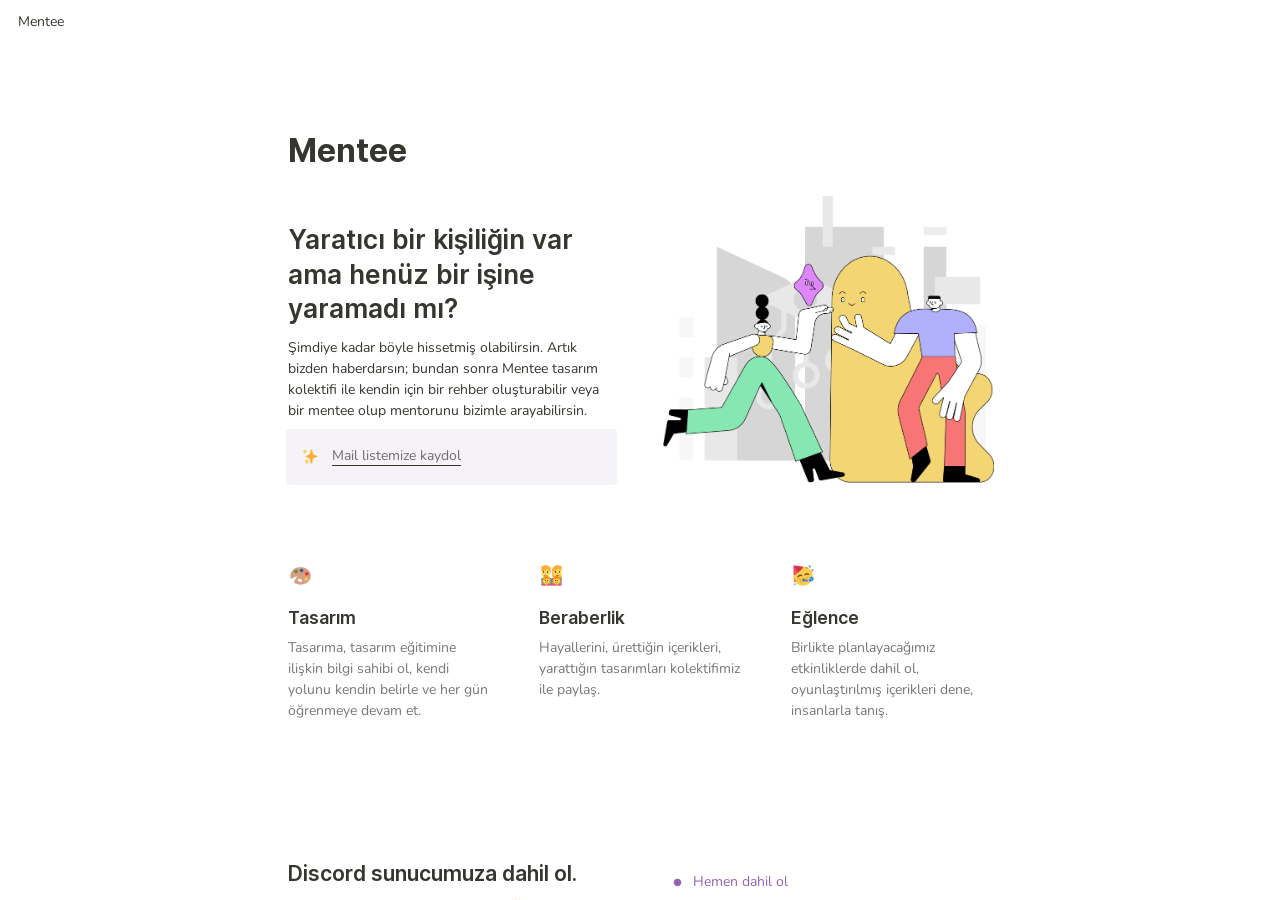
<file: index.html>
<html class="notion-html"><head lang="en"><meta charset="utf-8"/><meta content="width=device-width,height=device-height,initial-scale=1,maximum-scale=1,user-scalable=no,viewport-fit=cover" name="viewport"/><title>Mentee </title><meta content="en_US" property="og:locale"/><link href="/images/favicon.ico" rel="shortcut icon" type="image/x-icon"/><link href="/images/logo-ios.png" rel="apple-touch-icon"/><meta content="yes" name="apple-mobile-web-app-capable"/><meta content="telephone=no" name="format-detection"/><meta content="no" name="msapplication-tap-highlight"/><link href="4c758603f1604611142662f0ddecadcb583394b5.css" media="print" rel="stylesheet"/><link href="eec36cffaa3d496662a5d4069ff20f584ed8b348.css" rel="stylesheet"/><meta content="Mentee site generated from a Notion.so page using Loconotion" name="Mentee"/><meta content="Mentee site generated from a Notion.so page using Loconotion." name="Mentee."/><link href="https://fonts.googleapis.com/css2?family=Inter:wght@500;600;700&amp;display=swap" rel="stylesheet"/><link href="https://fonts.googleapis.com/css2?family=Nunito:wght@500;600;700&amp;display=swap" rel="stylesheet"/><style type="text/css">.notion-page-block > div, .notion-collection_view_page-block > div[data-root] {font-family:Inter !important} .notion-header-block div, notion-page-content > notion-collection_view-block > div:first-child div {font-family:Inter !important} .notion-sub_header-block div {font-family:Inter !important} .notion-sub_sub_header-block div {font-family:Inter !important} div:not(.notion-code-block) {font-family:Nunito} </style><link href="e1d809d762eeca23edf0cb31bb17bf3c703085f5.css" rel="stylesheet"/><link href="25fa681d260293536d15994248f24a7f6e1a5f49.png" rel="icon" sizes="16x16" type="image/png"/></head><body class="notion-body"><style>body{background:#fff}body.dark{background:#2f3437}.initial-loading-spinner{-webkit-animation:rotate 1s linear infinite;animation:rotate 1s linear infinite;-webkit-transform-origin:center center;transform-origin:center center;width:1em;height:1em;opacity:.5;display:block;pointer-events:none}@-webkit-keyframes rotate{0%{-webkit-transform:rotate(0) translateZ(0);transform:rotate(0) translateZ(0)}100%{-webkit-transform:rotate(360deg) translateZ(0);transform:rotate(360deg) translateZ(0)}}@keyframes rotate{0%{-webkit-transform:rotate(0) translateZ(0);transform:rotate(0) translateZ(0)}100%{-webkit-transform:rotate(360deg) translateZ(0);transform:rotate(360deg) translateZ(0)}}</style><style id="scroll-properties">
			::-webkit-scrollbar {
				width: 10px;
				height: 10px;
			}
			::-webkit-scrollbar {
				background: transparent;
			}
			::-webkit-scrollbar-track {
				background: #EDECE9;
			}
			::-webkit-scrollbar-thumb {
				background:#D3D1CB;
			}
			::-webkit-scrollbar-thumb:hover {
				background:#AEACA6;
			}
		</style><div id="notion-app"><div class="notion-app-inner notion-light-theme" style='color: rgb(55, 53, 47); fill: currentcolor; line-height: 1.5; font-family: ui-sans-serif, -apple-system, BlinkMacSystemFont, "Segoe UI", Helvetica, "Apple Color Emoji", Arial, sans-serif, "Segoe UI Emoji", "Segoe UI Symbol"; -webkit-font-smoothing: auto;'><div class="notion-cursor-listener" style="width: 100vw; height: 100%; position: relative; display: flex; flex: 1 1 0%; background: white; cursor: text;"><div style="display: flex; flex-direction: column; width: 100%; overflow: hidden;"><div style="max-width: 100vw; z-index: 100; background: white; user-select: none;"><div class="notion-topbar" style="width: 100%; max-width: 100vw; height: 45px; opacity: 1; transition: opacity 700ms ease 0s, color 700ms ease 0s; position: relative;"><div style="display: flex; justify-content: space-between; align-items: center; overflow: hidden; height: 45px; padding-left: 12px; padding-right: 10px;"><div class="notranslate" style="display: flex; align-items: center; line-height: 1.2; font-size: 14px; height: 100%; flex-grow: 0; margin-right: 8px; min-width: 0px;"><div aria-disabled="true" class="notion-focusable" role="button" style="user-select: none; transition: background 20ms ease-in 0s; display: inline-flex; align-items: center; flex-shrink: 1; white-space: nowrap; height: 24px; border-radius: 3px; font-size: 14px; line-height: 1.2; min-width: 0px; padding-left: 6px; padding-right: 6px; color: rgb(55, 53, 47);" tabindex="-1"><div class="notranslate" style="white-space: nowrap; overflow: hidden; text-overflow: ellipsis; max-width: 240px;">Mentee </div></div></div><div style="flex-grow: 1; flex-shrink: 1;"></div><div class="notion-focusable" role="button" style="user-select: none; transition: background 20ms ease-in 0s; cursor: pointer; display: inline-flex; align-items: center; flex-shrink: 0; white-space: nowrap; height: 28px; border-radius: 3px; font-size: 14px; line-height: 1.2; min-width: 0px; padding-left: 8px; padding-right: 8px; color: rgb(55, 53, 47);" tabindex="0"><svg class="searchNew" style="width: 14px; height: 14px; display: block; fill: inherit; flex-shrink: 0; backface-visibility: hidden; margin-right: 6px;" viewbox="0 0 17 17"><path d="M6.78027 13.6729C8.24805 13.6729 9.60156 13.1982 10.709 12.4072L14.875 16.5732C15.0684 16.7666 15.3232 16.8633 15.5957 16.8633C16.167 16.8633 16.5713 16.4238 16.5713 15.8613C16.5713 15.5977 16.4834 15.3516 16.29 15.1582L12.1504 11.0098C13.0205 9.86719 13.5391 8.45215 13.5391 6.91406C13.5391 3.19629 10.498 0.155273 6.78027 0.155273C3.0625 0.155273 0.0214844 3.19629 0.0214844 6.91406C0.0214844 10.6318 3.0625 13.6729 6.78027 13.6729ZM6.78027 12.2139C3.87988 12.2139 1.48047 9.81445 1.48047 6.91406C1.48047 4.01367 3.87988 1.61426 6.78027 1.61426C9.68066 1.61426 12.0801 4.01367 12.0801 6.91406C12.0801 9.81445 9.68066 12.2139 6.78027 12.2139Z"></path></svg>Search</div><div class="notion-focusable" role="button" style="user-select: none; transition: background 20ms ease-in 0s; cursor: pointer; display: flex; align-items: center; justify-content: center; width: 32px; height: 28px; border-radius: 3px;" tabindex="0"><svg class="dots" style="width: 18px; height: 18px; display: block; fill: inherit; flex-shrink: 0; backface-visibility: hidden;" viewbox="0 0 13 3"><g> <path d="M3,1.5A1.5,1.5,0,1,1,1.5,0,1.5,1.5,0,0,1,3,1.5Z"></path> <path d="M8,1.5A1.5,1.5,0,1,1,6.5,0,1.5,1.5,0,0,1,8,1.5Z"></path> <path d="M13,1.5A1.5,1.5,0,1,1,11.5,0,1.5,1.5,0,0,1,13,1.5Z"></path> </g></svg></div><div style="flex: 0 0 auto; width: 1px; height: 16px; margin-left: 8px; margin-right: 8px; background: rgba(55, 53, 47, 0.16);"></div><div class="notion-focusable" role="button" style="user-select: none; transition: background 20ms ease-in 0s; cursor: pointer; display: inline-flex; align-items: center; flex-shrink: 0; white-space: nowrap; height: 28px; border-radius: 3px; font-size: 14px; line-height: 1.2; min-width: 0px; padding-left: 8px; padding-right: 8px; color: rgb(55, 53, 47);" tabindex="0"><svg class="notionLogo" style="width: 18px; height: 18px; display: block; fill: inherit; flex-shrink: 0; backface-visibility: hidden; margin-right: 6px;" viewbox="0 0 120 126"><path d="M 20.6927 21.9315C 24.5836 25.0924 26.0432 24.8512 33.3492 24.3638L 102.228 20.2279C 103.689 20.2279 102.474 18.7705 101.987 18.5283L 90.5477 10.2586C 88.3558 8.55699 85.4356 6.60818 79.8387 7.09563L 13.1433 11.9602C 10.711 12.2014 10.2251 13.4175 11.1939 14.3924L 20.6927 21.9315ZM 24.8281 37.9835L 24.8281 110.456C 24.8281 114.351 26.7745 115.808 31.1553 115.567L 106.853 111.187C 111.236 110.946 111.724 108.267 111.724 105.103L 111.724 33.1169C 111.724 29.958 110.509 28.2544 107.826 28.4976L 28.721 33.1169C 25.8018 33.3622 24.8281 34.8225 24.8281 37.9835ZM 99.5567 41.8711C 100.042 44.0622 99.5567 46.2512 97.3618 46.4974L 93.7143 47.2241L 93.7143 100.728C 90.5477 102.43 87.6275 103.403 85.1942 103.403C 81.2983 103.403 80.3226 102.186 77.4044 98.54L 53.5471 61.087L 53.5471 97.3239L 61.0964 99.0275C 61.0964 99.0275 61.0964 103.403 55.0057 103.403L 38.2148 104.377C 37.727 103.403 38.2148 100.973 39.9179 100.486L 44.2996 99.2717L 44.2996 51.36L 38.2158 50.8725C 37.728 48.6815 38.9431 45.5225 42.3532 45.2773L 60.3661 44.0631L 85.1942 82.0036L 85.1942 48.4402L 78.864 47.7136C 78.3781 45.0351 80.3226 43.0902 82.7569 42.849L 99.5567 41.8711ZM 7.5434 5.39404L 76.9175 0.285276C 85.4366 -0.445402 87.6285 0.0440428 92.983 3.93368L 115.128 19.4982C 118.782 22.1747 120 22.9034 120 25.8211L 120 111.187C 120 116.537 118.051 119.701 111.237 120.185L 30.6734 125.05C 25.5584 125.294 23.124 124.565 20.4453 121.158L 4.13735 99.9994C 1.21516 96.1048 0 93.191 0 89.7819L 0 13.903C 0 9.5279 1.94945 5.8785 7.5434 5.39404Z"></path></svg>Try Notion</div></div></div><div style="width: calc(100% - 0px); user-select: none;"></div></div><div class="notion-frame" style="flex-grow: 0; flex-shrink: 1; display: flex; flex-direction: column; background: white; z-index: 1; height: calc(100vh - 45px); max-height: 100%; position: relative; width: 1920px;"><div class="notion-scroller vertical horizontal" style="display: flex; flex-direction: column; z-index: 1; flex-grow: 1; position: relative; align-items: center; overflow: auto; margin-right: 0px; margin-bottom: 0px;"><div class="pseudoSelection" contenteditable="false" data-content-editable-void="true" style="user-select: none; --pseudoSelection--background:transparent; width: 100%; display: flex; flex-direction: column; align-items: center; flex-shrink: 0; flex-grow: 0; z-index: 2;"></div><div style="width: 100%; background: white; display: flex; justify-content: center; z-index: 3; flex-shrink: 0;"><div style="max-width: 100%; min-width: 0px; width: 900px;"><div style="width: 100%; display: flex; flex-direction: column; align-items: center; flex-shrink: 0; flex-grow: 0;"><div style="max-width: 100%; padding-left: calc(96px + env(safe-area-inset-left)); width: 100%;"><div class="pseudoSelection" contenteditable="false" data-content-editable-void="true" style="user-select: none; --pseudoSelection--background:transparent; pointer-events: none;"><div class="notion-page-controls" style='display: flex; justify-content: flex-start; flex-wrap: wrap; margin-top: 80px; margin-bottom: 4px; margin-left: -1px; color: rgba(55, 53, 47, 0.4); font-family: ui-sans-serif, -apple-system, BlinkMacSystemFont, "Segoe UI", Helvetica, "Apple Color Emoji", Arial, sans-serif, "Segoe UI Emoji", "Segoe UI Symbol"; height: 24px; pointer-events: auto;'></div></div><div style="padding-right: calc(96px + env(safe-area-inset-right));"><div class="notion-selectable notion-page-block" data-block-id="b4696b13-6bd6-4623-8797-8621dc9c6265" style='color: rgb(55, 53, 47); font-weight: 700; line-height: 1.2; font-size: 32px; font-family: ui-sans-serif, -apple-system, BlinkMacSystemFont, "Segoe UI", Helvetica, "Apple Color Emoji", Arial, sans-serif, "Segoe UI Emoji", "Segoe UI Symbol"; cursor: text; display: flex; align-items: center;'><div contenteditable="false" data-content-editable-leaf="true" placeholder="Untitled" spellcheck="true" style="max-width: 100%; width: 100%; white-space: pre-wrap; word-break: break-word; caret-color: rgb(55, 53, 47); padding: 3px 2px;">Mentee </div></div></div></div></div><div style="width: 100%; display: flex; flex-direction: column; align-items: center; flex-shrink: 0; flex-grow: 0;"><div contenteditable="false" data-content-editable-void="true" style="padding-left: calc(96px + env(safe-area-inset-left)); padding-right: calc(96px + env(safe-area-inset-right)); max-width: 100%; width: 100%;"></div></div></div></div><div style="display: flex; width: 100%; justify-content: center; padding-top: 5px;"><div style="max-width: 100%; min-width: 0px; width: 900px; padding-right: 0px;"><div class="notion-page-content" style="flex-shrink: 0; flex-grow: 1; max-width: 100%; display: flex; align-items: flex-start; flex-direction: column; font-size: 14px; line-height: 1.5; width: 100%; z-index: 4; padding-left: calc(96px + env(safe-area-inset-left)); padding-right: calc(96px + env(safe-area-inset-right)); padding-bottom: 30vh;"><div class="notion-selectable notion-column_list-block" data-block-id="9e085fe6-0991-4f81-9790-d20eca171a23" style="width: 100%; max-width: 1718px; align-self: center; margin-top: 2px; margin-bottom: 1px;"><div style="display: flex;"><div style="padding-top: 12px; padding-bottom: 12px; flex-grow: 0; flex-shrink: 0; width: calc((100% - 46px) * 0.5);"><div class="notion-selectable notion-column-block" data-block-id="8ae5050b-f6e1-429d-bb93-63159a2b6cff" style="display: flex; flex-direction: column;"><div class="notion-selectable notion-header-block" data-block-id="9ffca62d-a6e9-4c73-87d3-4ea2e5c39309" style="width: 100%; max-width: 100%; margin-top: 2em; margin-bottom: 4px;"><div style="display: flex; width: 100%; color: inherit; fill: inherit;"><div contenteditable="false" data-content-editable-leaf="true" placeholder="Heading 1" spellcheck="true" style='max-width: 100%; width: 100%; white-space: pre-wrap; word-break: break-word; caret-color: rgb(55, 53, 47); padding: 3px 2px; font-family: ui-sans-serif, -apple-system, BlinkMacSystemFont, "Segoe UI", Helvetica, "Apple Color Emoji", Arial, sans-serif, "Segoe UI Emoji", "Segoe UI Symbol"; font-weight: 600; font-size: 1.875em; line-height: 1.3;'>Yaratıcı bir kişiliğin var ama henüz bir işine yaramadı mı?</div></div></div><div class="notion-selectable notion-text-block" data-block-id="a02362e3-dd8d-400b-b9ef-8e5a7dc544ca" style="width: 100%; max-width: 100%; margin-top: 1px; margin-bottom: 1px;"><div style="color: inherit; fill: inherit;"><div style="display: flex;"><div contenteditable="false" data-content-editable-leaf="true" placeholder=" " spellcheck="true" style="max-width: 100%; width: 100%; white-space: pre-wrap; word-break: break-word; caret-color: rgb(55, 53, 47); padding: 3px 2px;">Şimdiye kadar böyle hissetmiş olabilirsin. Artık bizden haberdarsın; bundan sonra Mentee tasarım kolektifi ile kendin için bir rehber oluşturabilir veya bir mentee olup mentorunu bizimle arayabilirsin.</div></div></div></div><div class="notion-selectable notion-callout-block" data-block-id="de6ad208-2e7d-4d89-81bb-2d4481acb367" style="width: 100%; max-width: 100%; margin-top: 4px; margin-bottom: 0px;"><div style="display: flex;"><div style="display: flex; width: 100%; border-radius: 3px; background: rgba(244, 240, 247, 0.8); padding: 16px 16px 16px 12px;"><div><div aria-disabled="true" class="notion-record-icon notranslate notion-focusable" role="button" style="user-select: none; transition: background 20ms ease-in 0s; display: flex; align-items: center; justify-content: center; height: 24px; width: 24px; border-radius: 3px; flex-shrink: 0;" tabindex="-1"><div style="display: flex; align-items: center; justify-content: center; height: 24px; width: 24px;"><div style="height: 16.8px; width: 16.8px; font-size: 16.8px; line-height: 1.1; margin-left: 0px; color: black;"><img alt="✨" aria-label="✨" class="notion-emoji" src="[data-uri]" style="width: 100%;
height: 100%;
background: url(f87457017f44d1d87f6d662556796277387c1c28.png) 98.3051% 5.08475%/6000% 6000%"/></div></div></div></div><div style="display: flex; flex-direction: column; min-width: 0px; margin-left: 8px; width: 100%;"><div contenteditable="false" data-content-editable-leaf="true" placeholder="Type something…" spellcheck="true" style="max-width: 100%; width: 100%; white-space: pre-wrap; word-break: break-word; caret-color: rgb(55, 53, 47); padding-left: 2px; padding-right: 2px;"><a class="notion-link-token notion-enable-hover" data-token-index="0" href="http://canerilhan.com/" rel="noopener noreferrer" style="cursor:pointer;color:inherit;word-wrap:break-word;border-bottom:0.05em solid;text-decoration:inherit" target="_blank"><span class="link-annotation-de6ad208-2e7d-4d89-81bb-2d4481acb367--838981926" style="border-bottom:0.05em solid;border-color:rgba(55,53,47,0.4);opacity:0.7">Mail listemize kaydol</span></a></div></div></div></div></div></div></div><div style="position: relative; width: 46px; flex-grow: 0; flex-shrink: 0; transition: opacity 200ms ease-out 0s; opacity: 0;"></div><div style="padding-top: 12px; padding-bottom: 12px; flex-grow: 0; flex-shrink: 0; width: calc((100% - 46px) * 0.5);"><div class="notion-selectable notion-column-block" data-block-id="2c7c10ba-58db-4b48-bfc1-5251aeb16916" style="display: flex; flex-direction: column;"><div class="notion-selectable notion-image-block" data-block-id="027d8631-b762-4899-b362-8277d983f413" style="width: 100%; max-width: 100%; align-self: flex-start; margin-top: 4px; margin-bottom: 0px;"><div contenteditable="false" data-content-editable-void="true"><div style="display: flex;"><div class="notion-cursor-default" style="position: relative; overflow: hidden; flex-grow: 1;"><div style="position: relative;"><div style="height: 100%; width: 100%;"><img src="17bf39e23d52ae22870b2016925bbff67fb79053.png" style="display: block; object-fit: cover; border-radius: 1px; width: 100%; pointer-events: auto;"/></div></div></div></div></div></div></div></div></div></div><div class="notion-selectable notion-text-block" data-block-id="a22cfa9f-0484-474f-9214-2421386e1bed" style="width: 100%; max-width: 1718px; margin-top: 1px; margin-bottom: 1px;"><div style="color: inherit; fill: inherit;"><div style="display: flex;"><div contenteditable="false" data-content-editable-leaf="true" placeholder=" " spellcheck="true" style="max-width: 100%; width: 100%; white-space: pre-wrap; word-break: break-word; caret-color: rgb(55, 53, 47); padding: 3px 2px; min-height: 1em; color: rgb(55, 53, 47); -webkit-text-fill-color: rgba(55, 53, 47, 0.4);"></div></div></div></div><div class="notion-selectable notion-column_list-block" data-block-id="3d0c5e05-4173-4c76-8f52-54c688a620b3" style="width: 100%; max-width: 1718px; align-self: center; margin-top: 1px; margin-bottom: 1px;"><div style="display: flex;"><div style="padding-top: 12px; padding-bottom: 12px; flex-grow: 0; flex-shrink: 0; width: calc((100% - 92px) * 0.333333);"><div class="notion-selectable notion-column-block" data-block-id="806976e6-bc38-4cf4-be1b-ccf0efc8bc44" style="display: flex; flex-direction: column;"><div class="notion-selectable notion-sub_header-block" data-block-id="e6487b3a-ea7a-41c9-8eaf-a8c49583f053" style="width: 100%; max-width: 100%; margin-top: 1.4em; margin-bottom: 1px;"><div style="display: flex; width: 100%; color: inherit; fill: inherit;"><div contenteditable="false" data-content-editable-leaf="true" placeholder="Heading 2" spellcheck="true" style='max-width: 100%; width: 100%; white-space: pre-wrap; word-break: break-word; caret-color: rgb(55, 53, 47); padding: 3px 2px; font-family: ui-sans-serif, -apple-system, BlinkMacSystemFont, "Segoe UI", Helvetica, "Apple Color Emoji", Arial, sans-serif, "Segoe UI Emoji", "Segoe UI Symbol"; font-weight: 600; font-size: 1.5em; line-height: 1.3;'><img alt="🎨" aria-label="🎨" class="notion-emoji" src="[data-uri]" style="width: 1em;
height: 1em;
background-repeat: no-repeat;
background: url(f87457017f44d1d87f6d662556796277387c1c28.png);
background-position-x: 11.864407%;
background-position-y: 84.745763%;
background-size: 6000% 6000%;
vertical-align: -0.1em;
margin: 0 0.1em"/>
</div></div></div><div class="notion-selectable notion-sub_sub_header-block" data-block-id="9683bd3b-85c0-442d-a78e-4c8b3f8d260e" style="width: 100%; max-width: 100%; margin-top: 1em; margin-bottom: 1px;"><div style="display: flex; width: 100%; color: inherit; fill: inherit;"><div contenteditable="false" data-content-editable-leaf="true" placeholder="Heading 3" spellcheck="true" style='max-width: 100%; width: 100%; white-space: pre-wrap; word-break: break-word; caret-color: rgb(55, 53, 47); padding: 3px 2px; font-family: ui-sans-serif, -apple-system, BlinkMacSystemFont, "Segoe UI", Helvetica, "Apple Color Emoji", Arial, sans-serif, "Segoe UI Emoji", "Segoe UI Symbol"; font-weight: 600; font-size: 1.25em; line-height: 1.3;'>Tasarım</div></div></div><div class="notion-selectable notion-text-block" data-block-id="9e41a3e0-fb35-4b73-b576-50fe0db7813f" style="width: 100%; max-width: 100%; margin-top: 1px; margin-bottom: 0px;"><div style="color: rgb(120, 119, 116); fill: rgb(145, 145, 142);"><div style="display: flex;"><div contenteditable="false" data-content-editable-leaf="true" placeholder=" " spellcheck="true" style="max-width: 100%; width: 100%; white-space: pre-wrap; word-break: break-word; caret-color: rgb(55, 53, 47); padding: 3px 2px;">Tasarıma, tasarım eğitimine ilişkin bilgi sahibi ol, kendi yolunu kendin belirle ve her gün öğrenmeye devam et.</div></div></div></div></div></div><div style="position: relative; width: 46px; flex-grow: 0; flex-shrink: 0; transition: opacity 200ms ease-out 0s; opacity: 0;"></div><div style="padding-top: 12px; padding-bottom: 12px; flex-grow: 0; flex-shrink: 0; width: calc((100% - 92px) * 0.333333);"><div class="notion-selectable notion-column-block" data-block-id="d57f2dc3-8519-41a3-8063-a8f9d970fe00" style="display: flex; flex-direction: column;"><div class="notion-selectable notion-sub_header-block" data-block-id="ac0c84f6-4840-4995-884a-a4e1ed461daa" style="width: 100%; max-width: 100%; margin-top: 1.4em; margin-bottom: 1px;"><div style="display: flex; width: 100%; color: inherit; fill: inherit;"><div contenteditable="false" data-content-editable-leaf="true" placeholder="Heading 2" spellcheck="true" style='max-width: 100%; width: 100%; white-space: pre-wrap; word-break: break-word; caret-color: rgb(55, 53, 47); padding: 3px 2px; font-family: ui-sans-serif, -apple-system, BlinkMacSystemFont, "Segoe UI", Helvetica, "Apple Color Emoji", Arial, sans-serif, "Segoe UI Emoji", "Segoe UI Symbol"; font-weight: 600; font-size: 1.5em; line-height: 1.3;'><img alt="👨‍👩‍👧‍👧" aria-label="👨‍👩‍👧‍👧" class="notion-emoji" src="[data-uri]" style="width: 1em;
height: 1em;
background-repeat: no-repeat;
background: url(f87457017f44d1d87f6d662556796277387c1c28.png);
background-position-x: 25.423729%;
background-position-y: 1.694915%;
background-size: 6000% 6000%;
vertical-align: -0.1em;
margin: 0 0.1em"/>
</div></div></div><div class="notion-selectable notion-sub_sub_header-block" data-block-id="f507df6c-5b10-47b3-9213-db1302490fdd" style="width: 100%; max-width: 100%; margin-top: 1em; margin-bottom: 1px;"><div style="display: flex; width: 100%; color: inherit; fill: inherit;"><div contenteditable="false" data-content-editable-leaf="true" placeholder="Heading 3" spellcheck="true" style='max-width: 100%; width: 100%; white-space: pre-wrap; word-break: break-word; caret-color: rgb(55, 53, 47); padding: 3px 2px; font-family: ui-sans-serif, -apple-system, BlinkMacSystemFont, "Segoe UI", Helvetica, "Apple Color Emoji", Arial, sans-serif, "Segoe UI Emoji", "Segoe UI Symbol"; font-weight: 600; font-size: 1.25em; line-height: 1.3;'>Beraberlik</div></div></div><div class="notion-selectable notion-text-block" data-block-id="41401857-8c94-4917-8113-89a1671bdf7f" style="width: 100%; max-width: 100%; margin-top: 1px; margin-bottom: 0px;"><div style="color: rgb(120, 119, 116); fill: rgb(145, 145, 142);"><div style="display: flex;"><div contenteditable="false" data-content-editable-leaf="true" placeholder=" " spellcheck="true" style="max-width: 100%; width: 100%; white-space: pre-wrap; word-break: break-word; caret-color: rgb(55, 53, 47); padding: 3px 2px;">Hayallerini, ürettiğin içerikleri, yarattığın tasarımları kolektifimiz ile paylaş.</div></div></div></div></div></div><div style="position: relative; width: 46px; flex-grow: 0; flex-shrink: 0; transition: opacity 200ms ease-out 0s; opacity: 0;"></div><div style="padding-top: 12px; padding-bottom: 12px; flex-grow: 0; flex-shrink: 0; width: calc((100% - 92px) * 0.333333);"><div class="notion-selectable notion-column-block" data-block-id="49972152-4d04-493f-af4c-2e937c92b3bd" style="display: flex; flex-direction: column;"><div class="notion-selectable notion-sub_header-block" data-block-id="aa2fd034-77b2-438a-a0e7-7888629917c9" style="width: 100%; max-width: 100%; margin-top: 1.4em; margin-bottom: 1px;"><div style="display: flex; width: 100%; color: inherit; fill: inherit;"><div contenteditable="false" data-content-editable-leaf="true" placeholder="Heading 2" spellcheck="true" style='max-width: 100%; width: 100%; white-space: pre-wrap; word-break: break-word; caret-color: rgb(55, 53, 47); padding: 3px 2px; font-family: ui-sans-serif, -apple-system, BlinkMacSystemFont, "Segoe UI", Helvetica, "Apple Color Emoji", Arial, sans-serif, "Segoe UI Emoji", "Segoe UI Symbol"; font-weight: 600; font-size: 1.5em; line-height: 1.3;'><img alt="🥳" aria-label="🥳" class="notion-emoji" src="[data-uri]" style="width: 1em;
height: 1em;
background-repeat: no-repeat;
background: url(f87457017f44d1d87f6d662556796277387c1c28.png);
background-position-x: 74.576271%;
background-position-y: 25.423729%;
background-size: 6000% 6000%;
vertical-align: -0.1em;
margin: 0 0.1em"/>
</div></div></div><div class="notion-selectable notion-sub_sub_header-block" data-block-id="0e6201fd-54c2-4225-a816-3b216a6ce796" style="width: 100%; max-width: 100%; margin-top: 1em; margin-bottom: 1px;"><div style="display: flex; width: 100%; color: inherit; fill: inherit;"><div contenteditable="false" data-content-editable-leaf="true" placeholder="Heading 3" spellcheck="true" style='max-width: 100%; width: 100%; white-space: pre-wrap; word-break: break-word; caret-color: rgb(55, 53, 47); padding: 3px 2px; font-family: ui-sans-serif, -apple-system, BlinkMacSystemFont, "Segoe UI", Helvetica, "Apple Color Emoji", Arial, sans-serif, "Segoe UI Emoji", "Segoe UI Symbol"; font-weight: 600; font-size: 1.25em; line-height: 1.3;'>Eğlence</div></div></div><div class="notion-selectable notion-text-block" data-block-id="15d99e88-6482-4c5c-b5f0-2d6f74017038" style="width: 100%; max-width: 100%; margin-top: 1px; margin-bottom: 0px;"><div style="color: rgb(120, 119, 116); fill: rgb(145, 145, 142);"><div style="display: flex;"><div contenteditable="false" data-content-editable-leaf="true" placeholder=" " spellcheck="true" style="max-width: 100%; width: 100%; white-space: pre-wrap; word-break: break-word; caret-color: rgb(55, 53, 47); padding: 3px 2px;">Birlikte planlayacağımız etkinliklerde dahil ol, oyunlaştırılmış içerikleri dene, insanlarla tanış.</div></div></div></div></div></div></div></div><div class="notion-selectable notion-text-block" data-block-id="33168898-734a-4cb4-97e7-8e16203d8b81" style="width: 100%; max-width: 1718px; margin-top: 1px; margin-bottom: 1px;"><div style="color: inherit; fill: inherit;"><div style="display: flex;"><div contenteditable="false" data-content-editable-leaf="true" placeholder=" " spellcheck="true" style="max-width: 100%; width: 100%; white-space: pre-wrap; word-break: break-word; caret-color: rgb(55, 53, 47); padding: 3px 2px; min-height: 1em; color: rgb(55, 53, 47); -webkit-text-fill-color: rgba(55, 53, 47, 0.4);"></div></div></div></div><div class="notion-selectable notion-text-block" data-block-id="a220063f-356a-48bb-b854-a8c4baeedfce" style="width: 100%; max-width: 1718px; margin-top: 1px; margin-bottom: 1px;"><div style="color: inherit; fill: inherit;"><div style="display: flex;"><div contenteditable="false" data-content-editable-leaf="true" placeholder=" " spellcheck="true" style="max-width: 100%; width: 100%; white-space: pre-wrap; word-break: break-word; caret-color: rgb(55, 53, 47); padding: 3px 2px; min-height: 1em; color: rgb(55, 53, 47); -webkit-text-fill-color: rgba(55, 53, 47, 0.4);"></div></div></div></div><div class="notion-selectable notion-text-block" data-block-id="07190fa5-38cf-4cc8-9d9f-f138351183d6" style="width: 100%; max-width: 1718px; margin-top: 1px; margin-bottom: 1px;"><div style="color: inherit; fill: inherit;"><div style="display: flex;"><div contenteditable="false" data-content-editable-leaf="true" placeholder=" " spellcheck="true" style="max-width: 100%; width: 100%; white-space: pre-wrap; word-break: break-word; caret-color: rgb(55, 53, 47); padding: 3px 2px; min-height: 1em; color: rgb(55, 53, 47); -webkit-text-fill-color: rgba(55, 53, 47, 0.4);"></div></div></div></div><div class="notion-selectable notion-column_list-block" data-block-id="e24281c5-a52e-4fd9-9e8c-58e37c662417" style="width: 100%; max-width: 1718px; align-self: center; margin-top: 1px; margin-bottom: 1px;"><div style="display: flex;"><div style="padding-top: 12px; padding-bottom: 12px; flex-grow: 0; flex-shrink: 0; width: calc((100% - 46px) * 0.5);"><div class="notion-selectable notion-column-block" data-block-id="ae3f7494-7942-49ca-88f7-08caa257cc8e" style="display: flex; flex-direction: column;"><div class="notion-selectable notion-sub_header-block" data-block-id="5c669e20-9b57-4544-95aa-8666d5e7e36b" style="width: 100%; max-width: 100%; margin-top: 1.4em; margin-bottom: 1px;"><div style="display: flex; width: 100%; color: inherit; fill: inherit;"><div contenteditable="false" data-content-editable-leaf="true" placeholder="Heading 2" spellcheck="true" style='max-width: 100%; width: 100%; white-space: pre-wrap; word-break: break-word; caret-color: rgb(55, 53, 47); padding: 3px 2px; font-family: ui-sans-serif, -apple-system, BlinkMacSystemFont, "Segoe UI", Helvetica, "Apple Color Emoji", Arial, sans-serif, "Segoe UI Emoji", "Segoe UI Symbol"; font-weight: 600; font-size: 1.5em; line-height: 1.3;'>Discord sunucumuza dahil ol.</div></div></div><div class="notion-selectable notion-text-block" data-block-id="26a39b5e-8f11-408f-99d5-14e59544a4ce" style="width: 100%; max-width: 100%; margin-top: 1px; margin-bottom: 1px;"><div style="color: inherit; fill: inherit;"><div style="display: flex;"><div contenteditable="false" data-content-editable-leaf="true" placeholder=" " spellcheck="true" style="max-width: 100%; width: 100%; white-space: pre-wrap; word-break: break-word; caret-color: rgb(55, 53, 47); padding: 3px 2px;">Discord sunucumuzda da beraberiz <img alt="✌️" aria-label="✌️" class="notion-emoji" src="[data-uri]" style="width: 1em;
height: 1em;
background-repeat: no-repeat;
background: url(f87457017f44d1d87f6d662556796277387c1c28.png);
background-position-x: 96.610169%;
background-position-y: 76.271186%;
background-size: 6000% 6000%;
vertical-align: -0.1em;
margin: 0 0.1em"/> Tasarım ve sanat ile ilgilenen mentee'ler ve mentorlar ile bir araya gel, kendini tanıt, hayallerini, ürettiklerini paylaş.</div></div></div></div><div class="notion-selectable notion-callout-block" data-block-id="0a6af764-5607-4cf6-b263-08ad6e1458ae" style="width: 100%; max-width: 100%; margin-top: 4px; margin-bottom: 0px;"><div style="display: flex;"><div style="display: flex; width: 100%; border-radius: 3px; background: rgba(244, 240, 247, 0.8); padding: 16px 16px 16px 12px;"><div><div aria-disabled="true" class="notion-record-icon notranslate notion-focusable" role="button" style="user-select: none; transition: background 20ms ease-in 0s; display: flex; align-items: center; justify-content: center; height: 24px; width: 24px; border-radius: 3px; flex-shrink: 0;" tabindex="-1"><div style="display: flex; align-items: center; justify-content: center; height: 24px; width: 24px;"><div style="height: 16.8px; width: 16.8px; font-size: 16.8px; line-height: 1.1; margin-left: 0px; color: black;"><img alt="✨" aria-label="✨" class="notion-emoji" src="[data-uri]" style="width: 100%;
height: 100%;
background: url(f87457017f44d1d87f6d662556796277387c1c28.png) 98.3051% 5.08475%/6000% 6000%"/></div></div></div></div><div style="display: flex; flex-direction: column; min-width: 0px; margin-left: 8px; width: 100%;"><div contenteditable="false" data-content-editable-leaf="true" placeholder="Type something…" spellcheck="true" style="max-width: 100%; width: 100%; white-space: pre-wrap; word-break: break-word; caret-color: rgb(55, 53, 47); padding-left: 2px; padding-right: 2px;"><a class="notion-link-token notion-enable-hover" data-token-index="0" href="http://canerilhan.com/" rel="noopener noreferrer" style="cursor:pointer;color:rgba(120, 119, 116, 1);word-wrap:break-word;border-bottom:0.05em solid;fill:rgba(145, 145, 142, 1);text-decoration:inherit" target="_blank"><span class="link-annotation-0a6af764-5607-4cf6-b263-08ad6e1458ae--838981926" style="border-bottom:0.05em solid;border-color:rgba(55,53,47,0.4);opacity:0.7">Mentee Discord</span></a></div></div></div></div></div></div></div><div style="position: relative; width: 46px; flex-grow: 0; flex-shrink: 0; transition: opacity 200ms ease-out 0s; opacity: 0;"></div><div style="padding-top: 12px; padding-bottom: 12px; flex-grow: 0; flex-shrink: 0; width: calc((100% - 46px) * 0.5);"><div class="notion-selectable notion-column-block" data-block-id="949b2dd1-62c1-4339-974e-5e1c129401b0" style="display: flex; flex-direction: column;"><div class="notion-selectable notion-text-block" data-block-id="a7735f11-03f0-47ba-91f1-6b4e2833ebad" style="width: 100%; max-width: 100%; margin-top: 2px; margin-bottom: 1px;"><div style="color: inherit; fill: inherit;"><div style="display: flex;"><div contenteditable="false" data-content-editable-leaf="true" placeholder=" " spellcheck="true" style="max-width: 100%; width: 100%; white-space: pre-wrap; word-break: break-word; caret-color: rgb(55, 53, 47); padding: 3px 2px; min-height: 1em; color: rgb(55, 53, 47); -webkit-text-fill-color: rgba(55, 53, 47, 0.4);"></div></div></div></div><div class="notion-selectable notion-bulleted_list-block" data-block-id="3e3c6d76-e80d-4411-8918-ee722250a91a" style="width: 100%; max-width: 100%; margin-top: 1px; margin-bottom: 1px;"><div style="display: flex; align-items: flex-start; width: 100%; padding-left: 2px; color: rgb(144, 101, 176); fill: rgb(167, 130, 195);"><div class="pseudoSelection" contenteditable="false" data-content-editable-void="true" style="user-select: none; --pseudoSelection--background:transparent; margin-right: 2px; width: 24px; display: flex; align-items: center; justify-content: center; flex-grow: 0; flex-shrink: 0; min-height: calc(1.5em + 3px + 3px);"><div class="pseudoBefore" style='font-size: 1.5em; line-height: 1; margin-bottom: 0px; --pseudoBefore--fontFamily:Arial; --pseudoBefore--content:"•";'></div></div><div style="flex: 1 1 0px; min-width: 1px; display: flex; flex-direction: column;"><div style="display: flex;"><div contenteditable="false" data-content-editable-leaf="true" placeholder="List" spellcheck="true" style="max-width: 100%; width: 100%; white-space: pre-wrap; word-break: break-word; caret-color: rgb(55, 53, 47); padding: 3px 2px; text-align: left;">Hemen dahil ol</div></div></div></div></div><div class="notion-selectable notion-bulleted_list-block" data-block-id="cb5cf86d-fc3f-45e1-ae77-2249031c306f" style="width: 100%; max-width: 100%; margin-top: 1px; margin-bottom: 1px;"><div style="display: flex; align-items: flex-start; width: 100%; padding-left: 2px; color: rgb(144, 101, 176); fill: rgb(167, 130, 195);"><div class="pseudoSelection" contenteditable="false" data-content-editable-void="true" style="user-select: none; --pseudoSelection--background:transparent; margin-right: 2px; width: 24px; display: flex; align-items: center; justify-content: center; flex-grow: 0; flex-shrink: 0; min-height: calc(1.5em + 3px + 3px);"><div class="pseudoBefore" style='font-size: 1.5em; line-height: 1; margin-bottom: 0px; --pseudoBefore--fontFamily:Arial; --pseudoBefore--content:"•";'></div></div><div style="flex: 1 1 0px; min-width: 1px; display: flex; flex-direction: column;"><div style="display: flex;"><div contenteditable="false" data-content-editable-leaf="true" placeholder="List" spellcheck="true" style="max-width: 100%; width: 100%; white-space: pre-wrap; word-break: break-word; caret-color: rgb(55, 53, 47); padding: 3px 2px; text-align: left;">Kendi rolünü belirle</div></div></div></div></div><div class="notion-selectable notion-bulleted_list-block" data-block-id="41d986da-480f-43b7-b127-30dea40f5714" style="width: 100%; max-width: 100%; margin-top: 1px; margin-bottom: 1px;"><div style="display: flex; align-items: flex-start; width: 100%; padding-left: 2px; color: rgb(144, 101, 176); fill: rgb(167, 130, 195);"><div class="pseudoSelection" contenteditable="false" data-content-editable-void="true" style="user-select: none; --pseudoSelection--background:transparent; margin-right: 2px; width: 24px; display: flex; align-items: center; justify-content: center; flex-grow: 0; flex-shrink: 0; min-height: calc(1.5em + 3px + 3px);"><div class="pseudoBefore" style='font-size: 1.5em; line-height: 1; margin-bottom: 0px; --pseudoBefore--fontFamily:Arial; --pseudoBefore--content:"•";'></div></div><div style="flex: 1 1 0px; min-width: 1px; display: flex; flex-direction: column;"><div style="display: flex;"><div contenteditable="false" data-content-editable-leaf="true" placeholder="List" spellcheck="true" style="max-width: 100%; width: 100%; white-space: pre-wrap; word-break: break-word; caret-color: rgb(55, 53, 47); padding: 3px 2px; text-align: left;">Diğer tasarımcılardan öğren</div></div></div></div></div><div class="notion-selectable notion-bulleted_list-block" data-block-id="e96a429b-de61-444e-8b46-fbec5da65eed" style="width: 100%; max-width: 100%; margin-top: 1px; margin-bottom: 0px;"><div style="display: flex; align-items: flex-start; width: 100%; padding-left: 2px; color: rgb(144, 101, 176); fill: rgb(167, 130, 195);"><div class="pseudoSelection" contenteditable="false" data-content-editable-void="true" style="user-select: none; --pseudoSelection--background:transparent; margin-right: 2px; width: 24px; display: flex; align-items: center; justify-content: center; flex-grow: 0; flex-shrink: 0; min-height: calc(1.5em + 3px + 3px);"><div class="pseudoBefore" style='font-size: 1.5em; line-height: 1; margin-bottom: 0px; --pseudoBefore--fontFamily:Arial; --pseudoBefore--content:"•";'></div></div><div style="flex: 1 1 0px; min-width: 1px; display: flex; flex-direction: column;"><div style="display: flex;"><div contenteditable="false" data-content-editable-leaf="true" placeholder="List" spellcheck="true" style="max-width: 100%; width: 100%; white-space: pre-wrap; word-break: break-word; caret-color: rgb(55, 53, 47); padding: 3px 2px; text-align: left;">Mentorunu bul</div></div></div></div></div></div></div></div></div><div class="notion-selectable notion-text-block" data-block-id="de9021d0-075b-48a1-bde2-5d06f12e4a7e" style="width: 100%; max-width: 1718px; margin-top: 1px; margin-bottom: 1px;"><div style="color: inherit; fill: inherit;"><div style="display: flex;"><div contenteditable="false" data-content-editable-leaf="true" placeholder=" " spellcheck="true" style="max-width: 100%; width: 100%; white-space: pre-wrap; word-break: break-word; caret-color: rgb(55, 53, 47); padding: 3px 2px; min-height: 1em; color: rgb(55, 53, 47); -webkit-text-fill-color: rgba(55, 53, 47, 0.4);"></div></div></div></div><div class="notion-selectable notion-text-block" data-block-id="a9e91f27-1c08-40cb-89d5-15791b6a81a9" style="width: 100%; max-width: 1718px; margin-top: 1px; margin-bottom: 1px;"><div style="color: inherit; fill: inherit;"><div style="display: flex;"><div contenteditable="false" data-content-editable-leaf="true" placeholder=" " spellcheck="true" style="max-width: 100%; width: 100%; white-space: pre-wrap; word-break: break-word; caret-color: rgb(55, 53, 47); padding: 3px 2px; min-height: 1em; color: rgb(55, 53, 47); -webkit-text-fill-color: rgba(55, 53, 47, 0.4);"></div></div></div></div><div class="notion-selectable notion-image-block" data-block-id="ca59aadc-4afc-454f-bc0b-ac39cf46f4d2" style="width: 100%; max-width: 1910px; align-self: center; margin-top: 4px; margin-bottom: 4px;"><div contenteditable="false" data-content-editable-void="true"><div style="display: flex;"><div class="notion-cursor-default" style="position: relative; overflow: hidden; flex-grow: 1;"><div style="position: relative;"><div style="height: 100%; width: 100%;"><img src="68a008071aba28094ad09888495a7f3d5bef700b.png" style="display: block; object-fit: cover; border-radius: 1px; width: 100%; pointer-events: auto;"/></div></div></div></div></div></div><div class="notion-selectable notion-text-block" data-block-id="3c9e0c97-ba96-4dda-b99d-890c6c77f1ae" style="width: 100%; max-width: 1718px; margin-top: 1px; margin-bottom: 1px;"><div style="color: inherit; fill: inherit;"><div style="display: flex;"><div contenteditable="false" data-content-editable-leaf="true" placeholder=" " spellcheck="true" style="max-width: 100%; width: 100%; white-space: pre-wrap; word-break: break-word; caret-color: rgb(55, 53, 47); padding: 3px 2px; min-height: 1em; color: rgb(55, 53, 47); -webkit-text-fill-color: rgba(55, 53, 47, 0.4);"></div></div></div></div><div class="notion-selectable notion-text-block" data-block-id="cb3fe643-7853-4e4d-9d95-20044fdb9094" style="width: 100%; max-width: 1718px; margin-top: 1px; margin-bottom: 1px;"><div style="color: inherit; fill: inherit;"><div style="display: flex;"><div contenteditable="false" data-content-editable-leaf="true" placeholder=" " spellcheck="true" style="max-width: 100%; width: 100%; white-space: pre-wrap; word-break: break-word; caret-color: rgb(55, 53, 47); padding: 3px 2px; min-height: 1em; color: rgb(55, 53, 47); -webkit-text-fill-color: rgba(55, 53, 47, 0.4);"></div></div></div></div><div class="notion-selectable notion-text-block" data-block-id="005233be-fad3-4c9e-a543-2a2c62ac3fc2" style="width: 100%; max-width: 1718px; margin-top: 1px; margin-bottom: 1px;"><div style="color: inherit; fill: inherit;"><div style="display: flex;"><div contenteditable="false" data-content-editable-leaf="true" placeholder=" " spellcheck="true" style="max-width: 100%; width: 100%; white-space: pre-wrap; word-break: break-word; caret-color: rgb(55, 53, 47); padding: 3px 2px; min-height: 1em; color: rgb(55, 53, 47); -webkit-text-fill-color: rgba(55, 53, 47, 0.4);"></div></div></div></div><div class="notion-selectable notion-sub_header-block" data-block-id="d4e57550-e810-4cb6-9abb-fb4458aa7cf6" style="width: 100%; max-width: 1718px; margin-top: 1.4em; margin-bottom: 1px;"><div style="display: flex; width: 100%; color: inherit; fill: inherit;"><div contenteditable="false" data-content-editable-leaf="true" placeholder="Heading 2" spellcheck="true" style='max-width: 100%; width: 100%; white-space: pre-wrap; word-break: break-word; caret-color: rgb(55, 53, 47); padding: 3px 2px; font-family: ui-sans-serif, -apple-system, BlinkMacSystemFont, "Segoe UI", Helvetica, "Apple Color Emoji", Arial, sans-serif, "Segoe UI Emoji", "Segoe UI Symbol"; font-weight: 600; font-size: 1.5em; line-height: 1.3;'>Ekibimiz </div></div></div><div class="notion-selectable notion-text-block" data-block-id="26f02d33-9db2-4675-98f9-5265db6df5e5" style="width: 100%; max-width: 1718px; margin-top: 1px; margin-bottom: 1px;"><div style="color: inherit; fill: inherit;"><div style="display: flex;"><div contenteditable="false" data-content-editable-leaf="true" placeholder=" " spellcheck="true" style="max-width: 100%; width: 100%; white-space: pre-wrap; word-break: break-word; caret-color: rgb(55, 53, 47); padding: 3px 2px; min-height: 1em; color: rgb(55, 53, 47); -webkit-text-fill-color: rgba(55, 53, 47, 0.4);"></div></div></div></div><div class="notion-selectable notion-column_list-block" data-block-id="a7730cbe-5e20-481e-9f26-c47fffc80eb6" style="width: 100%; max-width: 1718px; align-self: center; margin-top: 1px; margin-bottom: 1px;"><div style="display: flex;"><div style="padding-top: 12px; padding-bottom: 12px; flex-grow: 0; flex-shrink: 0; width: calc((100% - 92px) * 0.333333);"><div class="notion-selectable notion-column-block" data-block-id="df130bfb-0d99-4d54-9e37-95d045129cc7" style="display: flex; flex-direction: column;"><div class="notion-selectable notion-image-block" data-block-id="abebf771-8e5e-4f91-9477-dc5921ef95c7" style="width: 144px; max-width: 100%; align-self: flex-start; margin-top: 4px; margin-bottom: 4px;"><div contenteditable="false" data-content-editable-void="true"><div style="display: flex;"><div class="notion-cursor-default" style="position: relative; overflow: hidden; flex-grow: 1;"><div style="position: relative;"><div style="height: 100%; width: 100%;"><img src="e5fc648c7506017e3a3e9f63a037942868a92f96.png" style="display: block; object-fit: cover; border-radius: 1px; width: 100%; pointer-events: auto;"/></div></div></div></div></div></div><div class="notion-selectable notion-sub_sub_header-block" data-block-id="a47b1924-4c6e-4df3-a42b-a35be91f5e63" style="width: 100%; max-width: 100%; margin-top: 1em; margin-bottom: 1px;"><div style="display: flex; width: 100%; color: inherit; fill: inherit;"><div contenteditable="false" data-content-editable-leaf="true" placeholder="Heading 3" spellcheck="true" style='max-width: 100%; width: 100%; white-space: pre-wrap; word-break: break-word; caret-color: rgb(55, 53, 47); padding: 3px 2px; font-family: ui-sans-serif, -apple-system, BlinkMacSystemFont, "Segoe UI", Helvetica, "Apple Color Emoji", Arial, sans-serif, "Segoe UI Emoji", "Segoe UI Symbol"; font-weight: 600; font-size: 1.25em; line-height: 1.3;'>Caner</div></div></div><div class="notion-selectable notion-text-block" data-block-id="a5b6caef-831c-43b1-8506-8c9ba897ab6d" style="width: 100%; max-width: 100%; margin-top: 1px; margin-bottom: 1px;"><div style="color: inherit; fill: inherit;"><div style="display: flex;"><div contenteditable="false" data-content-editable-leaf="true" placeholder=" " spellcheck="true" style="max-width: 100%; width: 100%; white-space: pre-wrap; word-break: break-word; caret-color: rgb(55, 53, 47); padding: 3px 2px;">Tasarımcı, Avukat</div></div></div></div><div class="notion-selectable notion-text-block" data-block-id="c562d5fa-5953-4030-8586-e5a38edc0d8d" style="width: 100%; max-width: 100%; margin-top: 1px; margin-bottom: 0px;"><div style="color: rgb(120, 119, 116); fill: rgb(145, 145, 142);"><div style="display: flex;"><div contenteditable="false" data-content-editable-leaf="true" placeholder=" " spellcheck="true" style="max-width: 100%; width: 100%; white-space: pre-wrap; word-break: break-word; caret-color: rgb(55, 53, 47); padding: 3px 2px;">Adliyenin tozlu odalarında üretkenliğini kaybetmek üzereyken, kreatif insanlarla beraber olmak istediğini farketti ve kendini burada buldu.</div></div></div></div></div></div><div style="position: relative; width: 46px; flex-grow: 0; flex-shrink: 0; transition: opacity 200ms ease-out 0s; opacity: 0;"></div><div style="padding-top: 12px; padding-bottom: 12px; flex-grow: 0; flex-shrink: 0; width: calc((100% - 92px) * 0.333333);"><div class="notion-selectable notion-column-block" data-block-id="ffde8984-c312-44f6-91d6-2467b139ed21" style="display: flex; flex-direction: column;"><div class="notion-selectable notion-text-block" data-block-id="9e7eef16-adbb-4a71-8a50-f7612744b232" style="width: 100%; max-width: 100%; margin-top: 2px; margin-bottom: 1px;"><div style="color: inherit; fill: inherit;"><div style="display: flex;"><div contenteditable="false" data-content-editable-leaf="true" placeholder=" " spellcheck="true" style="max-width: 100%; width: 100%; white-space: pre-wrap; word-break: break-word; caret-color: rgb(55, 53, 47); padding: 3px 2px; min-height: 1em; color: rgb(55, 53, 47); -webkit-text-fill-color: rgba(55, 53, 47, 0.4);"></div></div></div></div><div class="notion-selectable notion-image-block" data-block-id="7b605840-5dc7-42d6-be70-b99d96c2a822" style="width: 108px; max-width: 100%; align-self: flex-start; margin-top: 4px; margin-bottom: 4px;"><div contenteditable="false" data-content-editable-void="true"><div style="display: flex;"><div class="notion-cursor-default" style="position: relative; overflow: hidden; flex-grow: 1;"><div style="position: relative;"><div style="height: 100%; width: 100%;"><img src="e741f5baac60cb05e0640485e4336807a191efb3.png" style="display: block; object-fit: cover; border-radius: 1px; width: 100%; pointer-events: auto;"/></div></div></div></div></div></div><div class="notion-selectable notion-text-block" data-block-id="21d8dbd3-386b-49f3-8ba1-d6e30d6ea748" style="width: 100%; max-width: 100%; margin-top: 1px; margin-bottom: 1px;"><div style="color: inherit; fill: inherit;"><div style="display: flex;"><div contenteditable="false" data-content-editable-leaf="true" placeholder=" " spellcheck="true" style="max-width: 100%; width: 100%; white-space: pre-wrap; word-break: break-word; caret-color: rgb(55, 53, 47); padding: 3px 2px; min-height: 1em; color: rgb(55, 53, 47); -webkit-text-fill-color: rgba(55, 53, 47, 0.4);"></div></div></div></div><div class="notion-selectable notion-sub_sub_header-block" data-block-id="251b5d23-0609-4948-8cd4-6c1e2b216ff2" style="width: 100%; max-width: 100%; margin-top: 1em; margin-bottom: 1px;"><div style="display: flex; width: 100%; color: inherit; fill: inherit;"><div contenteditable="false" data-content-editable-leaf="true" placeholder="Heading 3" spellcheck="true" style='max-width: 100%; width: 100%; white-space: pre-wrap; word-break: break-word; caret-color: rgb(55, 53, 47); padding: 3px 2px; font-family: ui-sans-serif, -apple-system, BlinkMacSystemFont, "Segoe UI", Helvetica, "Apple Color Emoji", Arial, sans-serif, "Segoe UI Emoji", "Segoe UI Symbol"; font-weight: 600; font-size: 1.25em; line-height: 1.3;'>Jane</div></div></div><div class="notion-selectable notion-text-block" data-block-id="702faf60-f446-4255-890c-198d630c30e4" style="width: 100%; max-width: 100%; margin-top: 1px; margin-bottom: 1px;"><div style="color: inherit; fill: inherit;"><div style="display: flex;"><div contenteditable="false" data-content-editable-leaf="true" placeholder=" " spellcheck="true" style="max-width: 100%; width: 100%; white-space: pre-wrap; word-break: break-word; caret-color: rgb(55, 53, 47); padding: 3px 2px;">Wanted</div></div></div></div><div class="notion-selectable notion-text-block" data-block-id="17251dd7-939f-4cb5-94e2-4719b05e62e6" style="width: 100%; max-width: 100%; margin-top: 1px; margin-bottom: 1px;"><div style="color: rgb(120, 119, 116); fill: rgb(145, 145, 142);"><div style="display: flex;"><div contenteditable="false" data-content-editable-leaf="true" placeholder=" " spellcheck="true" style="max-width: 100%; width: 100%; white-space: pre-wrap; word-break: break-word; caret-color: rgb(55, 53, 47); padding: 3px 2px;">Empati yapar, tasarım sanat ve teknoloji konuşmayı sever. İş hayatının dışında çevresindeki yaratıcı kişilere rehberlik etmekten keyif alır.</div></div></div></div><div class="notion-selectable notion-text-block" data-block-id="119643c0-5105-48f6-8883-72d45017f7b8" style="width: 100%; max-width: 100%; margin-top: 1px; margin-bottom: 0px;"><div style="color: inherit; fill: inherit;"><div style="display: flex;"><div contenteditable="false" data-content-editable-leaf="true" placeholder=" " spellcheck="true" style="max-width: 100%; width: 100%; white-space: pre-wrap; word-break: break-word; caret-color: rgb(55, 53, 47); padding: 3px 2px; min-height: 1em; color: rgb(55, 53, 47); -webkit-text-fill-color: rgba(55, 53, 47, 0.4);"></div></div></div></div></div></div><div style="position: relative; width: 46px; flex-grow: 0; flex-shrink: 0; transition: opacity 200ms ease-out 0s; opacity: 0;"></div><div style="padding-top: 12px; padding-bottom: 12px; flex-grow: 0; flex-shrink: 0; width: calc((100% - 92px) * 0.333333);"><div class="notion-selectable notion-column-block" data-block-id="1309cfc3-ff59-4516-8b71-8c971d33c742" style="display: flex; flex-direction: column;"><div class="notion-selectable notion-text-block" data-block-id="cfd1ebb7-aa83-4d04-a322-d2ce438106db" style="width: 100%; max-width: 100%; margin-top: 2px; margin-bottom: 1px;"><div style="color: inherit; fill: inherit;"><div style="display: flex;"><div contenteditable="false" data-content-editable-leaf="true" placeholder=" " spellcheck="true" style="max-width: 100%; width: 100%; white-space: pre-wrap; word-break: break-word; caret-color: rgb(55, 53, 47); padding: 3px 2px; min-height: 1em; color: rgb(55, 53, 47); -webkit-text-fill-color: rgba(55, 53, 47, 0.4);"></div></div></div></div><div class="notion-selectable notion-image-block" data-block-id="2dc185ac-2ea3-4eb2-be9b-1d016656046c" style="width: 108px; max-width: 100%; align-self: flex-start; margin-top: 4px; margin-bottom: 4px;"><div contenteditable="false" data-content-editable-void="true"><div style="display: flex;"><div class="notion-cursor-default" style="position: relative; overflow: hidden; flex-grow: 1;"><div style="position: relative;"><div style="height: 100%; width: 100%;"><img src="f0d5effda0c76ec41f5e38f1c7658b694a0a2d57.png" style="display: block; object-fit: cover; border-radius: 1px; width: 100%; pointer-events: auto;"/></div></div></div></div></div></div><div class="notion-selectable notion-text-block" data-block-id="dde8e834-d76a-41e6-9c19-7798f2a064d7" style="width: 100%; max-width: 100%; margin-top: 1px; margin-bottom: 1px;"><div style="color: inherit; fill: inherit;"><div style="display: flex;"><div contenteditable="false" data-content-editable-leaf="true" placeholder=" " spellcheck="true" style="max-width: 100%; width: 100%; white-space: pre-wrap; word-break: break-word; caret-color: rgb(55, 53, 47); padding: 3px 2px; min-height: 1em; color: rgb(55, 53, 47); -webkit-text-fill-color: rgba(55, 53, 47, 0.4);"></div></div></div></div><div class="notion-selectable notion-sub_sub_header-block" data-block-id="b0d3977e-1747-42d0-917a-42a682fac26e" style="width: 100%; max-width: 100%; margin-top: 1em; margin-bottom: 1px;"><div style="display: flex; width: 100%; color: inherit; fill: inherit;"><div contenteditable="false" data-content-editable-leaf="true" placeholder="Heading 3" spellcheck="true" style='max-width: 100%; width: 100%; white-space: pre-wrap; word-break: break-word; caret-color: rgb(55, 53, 47); padding: 3px 2px; font-family: ui-sans-serif, -apple-system, BlinkMacSystemFont, "Segoe UI", Helvetica, "Apple Color Emoji", Arial, sans-serif, "Segoe UI Emoji", "Segoe UI Symbol"; font-weight: 600; font-size: 1.25em; line-height: 1.3;'>John</div></div></div><div class="notion-selectable notion-text-block" data-block-id="bc1dbf02-8aa2-47e9-8a66-484ad40351b7" style="width: 100%; max-width: 100%; margin-top: 1px; margin-bottom: 1px;"><div style="color: inherit; fill: inherit;"><div style="display: flex;"><div contenteditable="false" data-content-editable-leaf="true" placeholder=" " spellcheck="true" style="max-width: 100%; width: 100%; white-space: pre-wrap; word-break: break-word; caret-color: rgb(55, 53, 47); padding: 3px 2px;">Wanted</div></div></div></div><div class="notion-selectable notion-text-block" data-block-id="bd8bf21d-5d0b-4472-a1ba-a946f64c71ea" style="width: 100%; max-width: 100%; margin-top: 1px; margin-bottom: 1px;"><div style="color: rgb(120, 119, 116); fill: rgb(145, 145, 142);"><div style="display: flex;"><div contenteditable="false" data-content-editable-leaf="true" placeholder=" " spellcheck="true" style="max-width: 100%; width: 100%; white-space: pre-wrap; word-break: break-word; caret-color: rgb(55, 53, 47); padding: 3px 2px;">Organize olmak onun işi. Arkadaşları zaman zaman onun disiplininin sinir bozucu olduğunu söylüyorlar.  </div></div></div></div><div class="notion-selectable notion-text-block" data-block-id="dcfc95bd-a8f5-40f9-9ba9-65e8946f6e10" style="width: 100%; max-width: 100%; margin-top: 1px; margin-bottom: 0px;"><div style="color: inherit; fill: inherit;"><div style="display: flex;"><div contenteditable="false" data-content-editable-leaf="true" placeholder=" " spellcheck="true" style="max-width: 100%; width: 100%; white-space: pre-wrap; word-break: break-word; caret-color: rgb(55, 53, 47); padding: 3px 2px; min-height: 1em; color: rgb(55, 53, 47); -webkit-text-fill-color: rgba(55, 53, 47, 0.4);"></div></div></div></div></div></div></div></div><div class="notion-selectable notion-text-block" data-block-id="c120dc6a-9ad8-4067-a2fd-67fae8b610c6" style="width: 100%; max-width: 1718px; margin-top: 1px; margin-bottom: 1px;"><div style="color: inherit; fill: inherit;"><div style="display: flex;"><div contenteditable="false" data-content-editable-leaf="true" placeholder=" " spellcheck="true" style="max-width: 100%; width: 100%; white-space: pre-wrap; word-break: break-word; caret-color: rgb(55, 53, 47); padding: 3px 2px; min-height: 1em; color: rgb(55, 53, 47); -webkit-text-fill-color: rgba(55, 53, 47, 0.4);"></div></div></div></div><div class="notion-selectable notion-text-block" data-block-id="5abebdef-ec77-4239-86df-d4b831b8111d" style="width: 100%; max-width: 1718px; margin-top: 1px; margin-bottom: 1px;"><div style="color: inherit; fill: inherit;"><div style="display: flex;"><div contenteditable="false" data-content-editable-leaf="true" placeholder=" " spellcheck="true" style="max-width: 100%; width: 100%; white-space: pre-wrap; word-break: break-word; caret-color: rgb(55, 53, 47); padding: 3px 2px; min-height: 1em; color: rgb(55, 53, 47); -webkit-text-fill-color: rgba(55, 53, 47, 0.4);"></div></div></div></div><div class="notion-selectable notion-sub_header-block" data-block-id="d345f34e-d6a2-4ec1-8421-5c461dbd3ef4" style="width: 100%; max-width: 1718px; margin-top: 1.4em; margin-bottom: 1px;"><div style="display: flex; width: 100%; color: inherit; fill: inherit;"><div contenteditable="false" data-content-editable-leaf="true" placeholder="Heading 2" spellcheck="true" style='max-width: 100%; width: 100%; white-space: pre-wrap; word-break: break-word; caret-color: rgb(55, 53, 47); padding: 3px 2px; font-family: ui-sans-serif, -apple-system, BlinkMacSystemFont, "Segoe UI", Helvetica, "Apple Color Emoji", Arial, sans-serif, "Segoe UI Emoji", "Segoe UI Symbol"; font-weight: 600; font-size: 1.5em; line-height: 1.3;'>Stats</div></div></div><div class="notion-selectable notion-column_list-block" data-block-id="5da19410-6c61-450c-8cb9-77ba62af2374" style="width: 100%; max-width: 1718px; align-self: center; margin-top: 1px; margin-bottom: 1px;"><div style="display: flex;"><div style="padding-top: 12px; padding-bottom: 12px; flex-grow: 0; flex-shrink: 0; width: calc((100% - 46px) * 0.5);"><div class="notion-selectable notion-column-block" data-block-id="960a8c5b-a787-4fee-b9f9-6c7ffe740a42" style="display: flex; flex-direction: column;"><div class="notion-selectable notion-callout-block" data-block-id="45c3d407-cc23-49e6-b896-4218ae937ace" style="width: 100%; max-width: 100%; margin-top: 4px; margin-bottom: 0px;"><div style="display: flex;"><div style="display: flex; width: 100%; border-radius: 3px; background: rgba(244, 240, 247, 0.8); padding: 16px 16px 16px 12px;"><div><div aria-disabled="true" class="notion-record-icon notranslate notion-focusable" role="button" style="user-select: none; transition: background 20ms ease-in 0s; display: flex; align-items: center; justify-content: center; height: 24px; width: 24px; border-radius: 3px; flex-shrink: 0;" tabindex="-1"><div><div style="width: 100%; height: 100%;"><img src="a012687fb984f1b6f7c21cce931bcea881e84365.png" style="display: block; object-fit: cover; border-radius: 3px; width: 21.312px; height: 21.312px; transition: opacity 100ms ease-out 0s;"/></div></div></div></div><div style="display: flex; flex-direction: column; min-width: 0px; margin-left: 8px; width: 100%;"><div contenteditable="false" data-content-editable-leaf="true" placeholder="Type something…" spellcheck="true" style="max-width: 100%; width: 100%; white-space: pre-wrap; word-break: break-word; caret-color: rgb(55, 53, 47); padding-left: 2px; padding-right: 2px;">Üye </div><div class="notion-selectable notion-sub_header-block" data-block-id="8f32ec5e-8724-488b-aae2-ae8bbf5e280b" style="width: 100%; max-width: 100%; margin-top: 1.4em; margin-bottom: 0px;"><div style="display: flex; width: 100%; color: inherit; fill: inherit;"><div contenteditable="false" data-content-editable-leaf="true" placeholder="Heading 2" spellcheck="true" style='max-width: 100%; width: 100%; white-space: pre-wrap; word-break: break-word; caret-color: rgb(55, 53, 47); padding: 3px 2px; font-family: ui-sans-serif, -apple-system, BlinkMacSystemFont, "Segoe UI", Helvetica, "Apple Color Emoji", Arial, sans-serif, "Segoe UI Emoji", "Segoe UI Symbol"; font-weight: 600; font-size: 1.5em; line-height: 1.3;'>632</div></div></div></div></div></div></div></div></div><div style="position: relative; width: 46px; flex-grow: 0; flex-shrink: 0; transition: opacity 200ms ease-out 0s; opacity: 0;"></div><div style="padding-top: 12px; padding-bottom: 12px; flex-grow: 0; flex-shrink: 0; width: calc((100% - 46px) * 0.5);"><div class="notion-selectable notion-column-block" data-block-id="f7d4c11a-e5dc-4c0e-a72b-4f21bd9b6486" style="display: flex; flex-direction: column;"><div class="notion-selectable notion-callout-block" data-block-id="78308106-382d-4201-918e-b3f2be589eb8" style="width: 100%; max-width: 100%; margin-top: 4px; margin-bottom: 0px;"><div style="display: flex;"><div style="display: flex; width: 100%; border-radius: 3px; background: rgb(237, 243, 236); padding: 16px 16px 16px 12px;"><div><div aria-disabled="true" class="notion-record-icon notranslate notion-focusable" role="button" style="user-select: none; transition: background 20ms ease-in 0s; display: flex; align-items: center; justify-content: center; height: 24px; width: 24px; border-radius: 3px; flex-shrink: 0;" tabindex="-1"><div><div style="width: 100%; height: 100%;"><img src="a012687fb984f1b6f7c21cce931bcea881e84365.png" style="display: block; object-fit: cover; border-radius: 3px; width: 21.312px; height: 21.312px; transition: opacity 100ms ease-out 0s;"/></div></div></div></div><div style="display: flex; flex-direction: column; min-width: 0px; margin-left: 8px; width: 100%;"><div contenteditable="false" data-content-editable-leaf="true" placeholder="Type something…" spellcheck="true" style="max-width: 100%; width: 100%; white-space: pre-wrap; word-break: break-word; caret-color: rgb(55, 53, 47); padding-left: 2px; padding-right: 2px;">Sayfa Görüntülemesi</div><div class="notion-selectable notion-sub_header-block" data-block-id="3af83d39-ee23-4df5-97c2-efe8b23cc872" style="width: 100%; max-width: 100%; margin-top: 1.4em; margin-bottom: 0px;"><div style="display: flex; width: 100%; color: inherit; fill: inherit;"><div contenteditable="false" data-content-editable-leaf="true" placeholder="Heading 2" spellcheck="true" style='max-width: 100%; width: 100%; white-space: pre-wrap; word-break: break-word; caret-color: rgb(55, 53, 47); padding: 3px 2px; font-family: ui-sans-serif, -apple-system, BlinkMacSystemFont, "Segoe UI", Helvetica, "Apple Color Emoji", Arial, sans-serif, "Segoe UI Emoji", "Segoe UI Symbol"; font-weight: 600; font-size: 1.5em; line-height: 1.3;'>3.230</div></div></div></div></div></div></div></div></div></div></div><div class="notion-selectable notion-column_list-block" data-block-id="eaf7be35-7879-499b-84e7-b41c39238808" style="width: 100%; max-width: 1718px; align-self: center; margin-top: 1px; margin-bottom: 1px;"><div style="display: flex;"><div style="padding-top: 12px; padding-bottom: 12px; flex-grow: 0; flex-shrink: 0; width: calc((100% - 46px) * 0.5);"><div class="notion-selectable notion-column-block" data-block-id="503941f7-a5a8-4fa5-97e3-753fc6413c73" style="display: flex; flex-direction: column;"><div class="notion-selectable notion-callout-block" data-block-id="75eef4f3-334b-4ab2-a00f-d5683cef5ec1" style="width: 100%; max-width: 100%; margin-top: 4px; margin-bottom: 0px;"><div style="display: flex;"><div style="display: flex; width: 100%; border-radius: 3px; background: rgb(253, 235, 236); padding: 16px 16px 16px 12px;"><div><div aria-disabled="true" class="notion-record-icon notranslate notion-focusable" role="button" style="user-select: none; transition: background 20ms ease-in 0s; display: flex; align-items: center; justify-content: center; height: 24px; width: 24px; border-radius: 3px; flex-shrink: 0;" tabindex="-1"><div><div style="width: 100%; height: 100%;"><img src="a012687fb984f1b6f7c21cce931bcea881e84365.png" style="display: block; object-fit: cover; border-radius: 3px; width: 21.312px; height: 21.312px; transition: opacity 100ms ease-out 0s;"/></div></div></div></div><div style="display: flex; flex-direction: column; min-width: 0px; margin-left: 8px; width: 100%;"><div contenteditable="false" data-content-editable-leaf="true" placeholder="Type something…" spellcheck="true" style="max-width: 100%; width: 100%; white-space: pre-wrap; word-break: break-word; caret-color: rgb(55, 53, 47); padding-left: 2px; padding-right: 2px;">Discord Üyesi</div><div class="notion-selectable notion-sub_header-block" data-block-id="2becc0cb-3f2d-4b5d-b8c2-ac3c77127109" style="width: 100%; max-width: 100%; margin-top: 1.4em; margin-bottom: 0px;"><div style="display: flex; width: 100%; color: inherit; fill: inherit;"><div contenteditable="false" data-content-editable-leaf="true" placeholder="Heading 2" spellcheck="true" style='max-width: 100%; width: 100%; white-space: pre-wrap; word-break: break-word; caret-color: rgb(55, 53, 47); padding: 3px 2px; font-family: ui-sans-serif, -apple-system, BlinkMacSystemFont, "Segoe UI", Helvetica, "Apple Color Emoji", Arial, sans-serif, "Segoe UI Emoji", "Segoe UI Symbol"; font-weight: 600; font-size: 1.5em; line-height: 1.3;'>321</div></div></div></div></div></div></div></div></div><div style="position: relative; width: 46px; flex-grow: 0; flex-shrink: 0; transition: opacity 200ms ease-out 0s; opacity: 0;"></div><div style="padding-top: 12px; padding-bottom: 12px; flex-grow: 0; flex-shrink: 0; width: calc((100% - 46px) * 0.5);"><div class="notion-selectable notion-column-block" data-block-id="0d7c3c2d-70fe-4c3f-9090-83cc271c95b9" style="display: flex; flex-direction: column;"><div class="notion-selectable notion-callout-block" data-block-id="a8217f2c-046c-4c93-b705-ec423ccdcec7" style="width: 100%; max-width: 100%; margin-top: 4px; margin-bottom: 0px;"><div style="display: flex;"><div style="display: flex; width: 100%; border-radius: 3px; background: rgb(251, 243, 219); padding: 16px 16px 16px 12px;"><div><div aria-disabled="true" class="notion-record-icon notranslate notion-focusable" role="button" style="user-select: none; transition: background 20ms ease-in 0s; display: flex; align-items: center; justify-content: center; height: 24px; width: 24px; border-radius: 3px; flex-shrink: 0;" tabindex="-1"><div><div style="width: 100%; height: 100%;"><img src="a012687fb984f1b6f7c21cce931bcea881e84365.png" style="display: block; object-fit: cover; border-radius: 3px; width: 21.312px; height: 21.312px; transition: opacity 100ms ease-out 0s;"/></div></div></div></div><div style="display: flex; flex-direction: column; min-width: 0px; margin-left: 8px; width: 100%;"><div contenteditable="false" data-content-editable-leaf="true" placeholder="Type something…" spellcheck="true" style="max-width: 100%; width: 100%; white-space: pre-wrap; word-break: break-word; caret-color: rgb(55, 53, 47); padding-left: 2px; padding-right: 2px;">Takipçi</div><div class="notion-selectable notion-sub_header-block" data-block-id="2ac8e42e-8b96-4324-a43b-474a12e72e8b" style="width: 100%; max-width: 100%; margin-top: 1.4em; margin-bottom: 0px;"><div style="display: flex; width: 100%; color: inherit; fill: inherit;"><div contenteditable="false" data-content-editable-leaf="true" placeholder="Heading 2" spellcheck="true" style='max-width: 100%; width: 100%; white-space: pre-wrap; word-break: break-word; caret-color: rgb(55, 53, 47); padding: 3px 2px; font-family: ui-sans-serif, -apple-system, BlinkMacSystemFont, "Segoe UI", Helvetica, "Apple Color Emoji", Arial, sans-serif, "Segoe UI Emoji", "Segoe UI Symbol"; font-weight: 600; font-size: 1.5em; line-height: 1.3;'>11.500</div></div></div></div></div></div></div></div></div></div></div><div class="notion-selectable notion-text-block" data-block-id="5a8ab61b-b710-42d8-b33e-2dd5fc1d6adb" style="width: 100%; max-width: 1718px; margin-top: 1px; margin-bottom: 1px;"><div style="color: inherit; fill: inherit;"><div style="display: flex;"><div contenteditable="false" data-content-editable-leaf="true" placeholder=" " spellcheck="true" style="max-width: 100%; width: 100%; white-space: pre-wrap; word-break: break-word; caret-color: rgb(55, 53, 47); padding: 3px 2px; min-height: 1em; color: rgb(55, 53, 47); -webkit-text-fill-color: rgba(55, 53, 47, 0.4);"></div></div></div></div><div class="notion-selectable notion-text-block" data-block-id="89c3da89-6e49-40de-92d7-14c16c8799be" style="width: 100%; max-width: 1718px; margin-top: 1px; margin-bottom: 1px;"><div style="color: inherit; fill: inherit;"><div style="display: flex;"><div contenteditable="false" data-content-editable-leaf="true" placeholder=" " spellcheck="true" style="max-width: 100%; width: 100%; white-space: pre-wrap; word-break: break-word; caret-color: rgb(55, 53, 47); padding: 3px 2px; min-height: 1em; color: rgb(55, 53, 47); -webkit-text-fill-color: rgba(55, 53, 47, 0.4);"></div></div></div></div><div class="notion-selectable notion-text-block" data-block-id="3f786bbb-b83c-42db-9129-4a2c54e14e9a" style="width: 100%; max-width: 1718px; margin-top: 1px; margin-bottom: 1px;"><div style="color: inherit; fill: inherit;"><div style="display: flex;"><div contenteditable="false" data-content-editable-leaf="true" placeholder=" " spellcheck="true" style="max-width: 100%; width: 100%; white-space: pre-wrap; word-break: break-word; caret-color: rgb(55, 53, 47); padding: 3px 2px; min-height: 1em; color: rgb(55, 53, 47); -webkit-text-fill-color: rgba(55, 53, 47, 0.4);"></div></div></div></div><div class="notion-selectable notion-column_list-block" data-block-id="854cd395-f633-4874-a8bf-d2d48aabdede" style="width: 100%; max-width: 1718px; align-self: center; margin-top: 1px; margin-bottom: 1px;"><div style="display: flex;"><div style="padding-top: 12px; padding-bottom: 12px; flex-grow: 0; flex-shrink: 0; width: calc((100% - 92px) * 0.333333);"><div class="notion-selectable notion-column-block" data-block-id="b91ba1a3-fca7-488c-95a6-ff24bcf08ae7" style="display: flex; flex-direction: column;"><div class="notion-selectable notion-sub_sub_header-block" data-block-id="ca5e9c80-a8b0-4ae8-8911-37b3de735b38" style="width: 100%; max-width: 100%; margin-top: 1em; margin-bottom: 0px;"><div style="display: flex; width: 100%; color: inherit; fill: inherit;"><div contenteditable="false" data-content-editable-leaf="true" placeholder="Heading 3" spellcheck="true" style='max-width: 100%; width: 100%; white-space: pre-wrap; word-break: break-word; caret-color: rgb(55, 53, 47); padding: 3px 2px; font-family: ui-sans-serif, -apple-system, BlinkMacSystemFont, "Segoe UI", Helvetica, "Apple Color Emoji", Arial, sans-serif, "Segoe UI Emoji", "Segoe UI Symbol"; font-weight: 600; font-size: 1.25em; line-height: 1.3;'>Mentee<span class="notion-enable-hover" data-token-index="1" style="font-weight:600"> <img alt="🎉" aria-label="🎉" class="notion-emoji" src="[data-uri]" style="width: 1em;
height: 1em;
background-repeat: no-repeat;
background: url(f87457017f44d1d87f6d662556796277387c1c28.png);
background-position-x: 11.864407%;
background-position-y: 40.677966%;
background-size: 6000% 6000%;
vertical-align: -0.1em;
margin: 0 0.1em"/></span>
</div></div></div></div></div><div style="position: relative; width: 46px; flex-grow: 0; flex-shrink: 0; transition: opacity 200ms ease-out 0s; opacity: 0;"></div><div style="padding-top: 12px; padding-bottom: 12px; flex-grow: 0; flex-shrink: 0; width: calc((100% - 92px) * 0.333333);"><div class="notion-selectable notion-column-block" data-block-id="3ebf23ef-ccaf-4e92-851c-c430da8d22cf" style="display: flex; flex-direction: column;"><div class="notion-selectable notion-sub_sub_header-block" data-block-id="a0c68c05-e37d-4d43-ae78-5c82a206b477" style="width: 100%; max-width: 100%; margin-top: 1em; margin-bottom: 1px;"><div style="display: flex; width: 100%; color: inherit; fill: inherit;"><div contenteditable="false" data-content-editable-leaf="true" placeholder="Heading 3" spellcheck="true" style='max-width: 100%; width: 100%; white-space: pre-wrap; word-break: break-word; caret-color: rgb(55, 53, 47); padding: 3px 2px; font-family: ui-sans-serif, -apple-system, BlinkMacSystemFont, "Segoe UI", Helvetica, "Apple Color Emoji", Arial, sans-serif, "Segoe UI Emoji", "Segoe UI Symbol"; font-weight: 600; font-size: 1.25em; line-height: 1.3;'>Takip et</div></div></div><div class="notion-selectable notion-text-block" data-block-id="5a30bedb-bbb7-40e9-bcfb-62a5aee5a1c8" style="width: 100%; max-width: 100%; margin-top: 1px; margin-bottom: 1px;"><div style="color: inherit; fill: inherit;"><div style="display: flex;"><div contenteditable="false" data-content-editable-leaf="true" placeholder=" " spellcheck="true" style="max-width: 100%; width: 100%; white-space: pre-wrap; word-break: break-word; caret-color: rgb(55, 53, 47); padding: 3px 2px;">Bizi aşağıdaki linklerden takip edebilirsin.</div></div></div></div><div class="notion-selectable notion-text-block" data-block-id="d45e8e66-acf5-42f7-918d-b9c0385d22ef" style="width: 100%; max-width: 100%; margin-top: 1px; margin-bottom: 1px;"><div style="color: inherit; fill: inherit;"><div style="display: flex;"><div contenteditable="false" data-content-editable-leaf="true" placeholder=" " spellcheck="true" style="max-width: 100%; width: 100%; white-space: pre-wrap; word-break: break-word; caret-color: rgb(55, 53, 47); padding: 3px 2px; min-height: 1em; color: rgb(55, 53, 47); -webkit-text-fill-color: rgba(55, 53, 47, 0.4);"></div></div></div></div><div class="notion-selectable notion-text-block" data-block-id="fcccba50-832e-43be-bfcd-4f73b49d4534" style="width: 100%; max-width: 100%; margin-top: 1px; margin-bottom: 0px;"><div style="color: rgb(68, 131, 97); fill: rgb(108, 155, 125);"><div style="display: flex;"><div contenteditable="false" data-content-editable-leaf="true" placeholder=" " spellcheck="true" style="max-width: 100%; width: 100%; white-space: pre-wrap; word-break: break-word; caret-color: rgb(55, 53, 47); padding: 3px 2px;"><a class="notion-link-token notion-enable-hover" data-token-index="0" href="https://super.so/" rel="noopener noreferrer" style="cursor:pointer;color:rgba(120, 119, 116, 1);word-wrap:break-word;font-weight:600;fill:rgba(145, 145, 142, 1);text-decoration:inherit" target="_blank"><span class="link-annotation-fcccba50-832e-43be-bfcd-4f73b49d4534--345161346" style="border-bottom:0.05em solid;border-color:rgba(55,53,47,0.4);opacity:0.7">Twitter</span></a><span class="notion-enable-hover" data-token-index="1" style="font-weight:600;color:rgba(120, 119, 116, 1);fill:rgba(145, 145, 142, 1)"> </span><a class="notion-link-token notion-enable-hover" data-token-index="2" href="https://super.so/" rel="noopener noreferrer" style="cursor:pointer;color:rgba(120, 119, 116, 1);word-wrap:break-word;font-weight:600;fill:rgba(145, 145, 142, 1);text-decoration:inherit" target="_blank"><span class="link-annotation-fcccba50-832e-43be-bfcd-4f73b49d4534--345161346" style="border-bottom:0.05em solid;border-color:rgba(55,53,47,0.4);opacity:0.7">Instagram</span></a><span class="notion-enable-hover" data-token-index="3" style="font-weight:600;color:rgba(120, 119, 116, 1);fill:rgba(145, 145, 142, 1)"> </span><a class="notion-link-token notion-enable-hover" data-token-index="4" href="https://super.so/" rel="noopener noreferrer" style="cursor:pointer;color:rgba(120, 119, 116, 1);word-wrap:break-word;font-weight:600;fill:rgba(145, 145, 142, 1);text-decoration:inherit" target="_blank"><span class="link-annotation-fcccba50-832e-43be-bfcd-4f73b49d4534--345161346" style="border-bottom:0.05em solid;border-color:rgba(55,53,47,0.4);opacity:0.7">Github</span></a></div></div></div></div></div></div><div style="position: relative; width: 46px; flex-grow: 0; flex-shrink: 0; transition: opacity 200ms ease-out 0s; opacity: 0;"></div><div style="padding-top: 12px; padding-bottom: 12px; flex-grow: 0; flex-shrink: 0; width: calc((100% - 92px) * 0.333333);"><div class="notion-selectable notion-column-block" data-block-id="5e774aca-74f4-4155-92b5-426389096027" style="display: flex; flex-direction: column;"><div class="notion-selectable notion-sub_sub_header-block" data-block-id="eb25df7a-52be-43c3-8440-1c15e709614a" style="width: 100%; max-width: 100%; margin-top: 1em; margin-bottom: 1px;"><div style="display: flex; width: 100%; color: inherit; fill: inherit;"><div contenteditable="false" data-content-editable-leaf="true" placeholder="Heading 3" spellcheck="true" style='max-width: 100%; width: 100%; white-space: pre-wrap; word-break: break-word; caret-color: rgb(55, 53, 47); padding: 3px 2px; font-family: ui-sans-serif, -apple-system, BlinkMacSystemFont, "Segoe UI", Helvetica, "Apple Color Emoji", Arial, sans-serif, "Segoe UI Emoji", "Segoe UI Symbol"; font-weight: 600; font-size: 1.25em; line-height: 1.3;'>Bize ulaş</div></div></div><div class="notion-selectable notion-text-block" data-block-id="eb1501fa-5cad-4e73-9f7c-cf7ba3e388e6" style="width: 100%; max-width: 100%; margin-top: 1px; margin-bottom: 1px;"><div style="color: inherit; fill: inherit;"><div style="display: flex;"><div contenteditable="false" data-content-editable-leaf="true" placeholder=" " spellcheck="true" style="max-width: 100%; width: 100%; white-space: pre-wrap; word-break: break-word; caret-color: rgb(55, 53, 47); padding: 3px 2px;">Yazdıklarına en kısa sürede cevap vereceğiz.</div></div></div></div><div class="notion-selectable notion-text-block" data-block-id="86c399b8-0157-4c67-9731-949d920b97af" style="width: 100%; max-width: 100%; margin-top: 1px; margin-bottom: 1px;"><div style="color: inherit; fill: inherit;"><div style="display: flex;"><div contenteditable="false" data-content-editable-leaf="true" placeholder=" " spellcheck="true" style="max-width: 100%; width: 100%; white-space: pre-wrap; word-break: break-word; caret-color: rgb(55, 53, 47); padding: 3px 2px; min-height: 1em; color: rgb(55, 53, 47); -webkit-text-fill-color: rgba(55, 53, 47, 0.4);"></div></div></div></div><div class="notion-selectable notion-text-block" data-block-id="dfd9335b-83e5-43a9-a0fe-bf80360dbc1a" style="width: 100%; max-width: 100%; margin-top: 1px; margin-bottom: 1px;"><div style="color: rgb(68, 131, 97); fill: rgb(108, 155, 125);"><div style="display: flex;"><div contenteditable="false" data-content-editable-leaf="true" placeholder=" " spellcheck="true" style="max-width: 100%; width: 100%; white-space: pre-wrap; word-break: break-word; caret-color: rgb(55, 53, 47); padding: 3px 2px;"><a class="notion-link-token notion-enable-hover" data-token-index="0" href="https://super.so/" rel="noopener noreferrer" style="cursor:pointer;color:rgba(120, 119, 116, 1);word-wrap:break-word;font-weight:600;fill:rgba(145, 145, 142, 1);text-decoration:inherit" target="_blank"><span class="link-annotation-dfd9335b-83e5-43a9-a0fe-bf80360dbc1a--345161346" style="border-bottom:0.05em solid;border-color:rgba(55,53,47,0.4);opacity:0.7">hello@super.so</span></a></div></div></div></div><div class="notion-selectable notion-text-block" data-block-id="bdd9e084-636b-4024-bf91-cf5254aa925e" style="width: 100%; max-width: 100%; margin-top: 1px; margin-bottom: 0px;"><div style="color: inherit; fill: inherit;"><div style="display: flex;"><div contenteditable="false" data-content-editable-leaf="true" placeholder=" " spellcheck="true" style="max-width: 100%; width: 100%; white-space: pre-wrap; word-break: break-word; caret-color: rgb(55, 53, 47); padding: 3px 2px; min-height: 1em; color: rgb(55, 53, 47); -webkit-text-fill-color: rgba(55, 53, 47, 0.4);"></div></div></div></div></div></div></div></div><div class="notion-selectable notion-text-block" data-block-id="4240bf04-23f4-4c89-b2ca-74e82fa92e73" style="width: 100%; max-width: 1718px; margin-top: 1px; margin-bottom: 1px;"><div style="color: inherit; fill: inherit;"><div style="display: flex;"><div contenteditable="false" data-content-editable-leaf="true" placeholder=" " spellcheck="true" style="max-width: 100%; width: 100%; white-space: pre-wrap; word-break: break-word; caret-color: rgb(55, 53, 47); padding: 3px 2px; min-height: 1em; color: rgb(55, 53, 47); -webkit-text-fill-color: rgba(55, 53, 47, 0.4);"></div></div></div></div><div class="notion-selectable notion-text-block" data-block-id="18622ea8-e93d-41e9-9318-06b4fccf20bb" style="width: 100%; max-width: 1718px; margin-top: 1px; margin-bottom: 1px;"><div style="color: inherit; fill: inherit;"><div style="display: flex;"><div contenteditable="false" data-content-editable-leaf="true" placeholder=" " spellcheck="true" style="max-width: 100%; width: 100%; white-space: pre-wrap; word-break: break-word; caret-color: rgb(55, 53, 47); padding: 3px 2px; min-height: 1em; color: rgb(55, 53, 47); -webkit-text-fill-color: rgba(55, 53, 47, 0.4);"></div></div></div></div><div class="notion-selectable notion-text-block" data-block-id="4620442f-a630-486c-a451-76ee6245bf9e" style="width: 100%; max-width: 1718px; margin-top: 1px; margin-bottom: 1px;"><div style="color: rgb(68, 131, 97); fill: rgb(108, 155, 125);"><div style="display: flex;"><div contenteditable="false" data-content-editable-leaf="true" placeholder=" " spellcheck="true" style="max-width: 100%; width: 100%; white-space: pre-wrap; word-break: break-word; caret-color: rgb(55, 53, 47); padding: 3px 2px; min-height: 1em; color: rgb(55, 53, 47); -webkit-text-fill-color: rgba(55, 53, 47, 0.4);"></div></div></div></div><div class="notion-selectable notion-column_list-block" data-block-id="0638a38d-77ed-462e-9aa6-0dd4574027b8" style="width: 100%; max-width: 1718px; align-self: center; margin-top: 1px; margin-bottom: 0px;"><div style="display: flex;"><div style="padding-top: 12px; padding-bottom: 12px; flex-grow: 0; flex-shrink: 0; width: calc((100% - 184px) * 0.2);"><div class="notion-selectable notion-column-block" data-block-id="b8a74954-311d-431b-a2a1-fc63872eca2f" style="display: flex; flex-direction: column;"><div class="notion-selectable notion-page-block" data-block-id="dc086173-0d16-497e-be38-d473d59f6229" style="width: 100%; max-width: 100%; margin-top: 2px; margin-bottom: 0px;"><div class="pseudoSelection" contenteditable="false" data-content-editable-void="true" style="user-select: none; --pseudoSelection--background:transparent;"><a href="p1.html" rel="noopener noreferrer" style="display: block; color: inherit; text-decoration: none; fill: inherit;"><div class="notion-focusable" role="button" style="user-select: none; transition: background 20ms ease-in 0s; cursor: pointer; width: 100%;" tabindex="0"><div style="display: flex; align-items: center; width: 100%;"><div style="flex: 1 1 0px; min-width: 1px; padding-top: 3px; padding-bottom: 3px; padding-left: 2px;"><div style="display: flex; align-items: center;"><div style="position: relative; width: 24px; height: 24px; margin-right: 4px;"><div aria-disabled="true" class="notion-record-icon notranslate notion-focusable" role="button" style="user-select: none; transition: background 20ms ease-in 0s; display: flex; align-items: center; justify-content: center; height: 100%; width: 100%; border-radius: 3px; flex-shrink: 0;" tabindex="-1"><svg class="page" style="width: 19.8px; height: 19.8px; display: block; fill: rgba(55, 53, 47, 0.8); flex-shrink: 0; backface-visibility: hidden;" viewbox="0 0 30 30"><g> <path d="M16,1H4v28h22V11L16,1z M16,3.828L23.172,11H16V3.828z M24,27H6V3h8v10h10V27z M8,17h14v-2H8V17z M8,21h14v-2H8V21z M8,25h14v-2H8V25z"></path> </g></svg></div></div><div class="notranslate" style="white-space: nowrap; overflow: hidden; text-overflow: ellipsis; font-weight: 500; line-height: 1.3; border-bottom: 1px solid rgba(55, 53, 47, 0.16);">p1</div></div></div><div class="pseudoSelection" contenteditable="false" data-content-editable-void="true" style="user-select: none; --pseudoSelection--background:transparent; margin-left: 4px; display: flex; align-items: center; justify-content: center; flex-grow: 0; flex-shrink: 0; min-height: calc(1.5em + 3px + 3px);"><div style="width: 28px;"></div></div></div></div></a></div></div></div></div><div style="position: relative; width: 46px; flex-grow: 0; flex-shrink: 0; transition: opacity 200ms ease-out 0s; opacity: 0;"></div><div style="padding-top: 12px; padding-bottom: 12px; flex-grow: 0; flex-shrink: 0; width: calc((100% - 184px) * 0.2);"><div class="notion-selectable notion-column-block" data-block-id="d636c21b-89fd-4a6b-805c-228b17d6a90d" style="display: flex; flex-direction: column;"><div class="notion-selectable notion-page-block" data-block-id="bdc99aa4-780e-49ef-8fa2-cb1f93636769" style="width: 100%; max-width: 100%; margin-top: 2px; margin-bottom: 0px;"><div class="pseudoSelection" contenteditable="false" data-content-editable-void="true" style="user-select: none; --pseudoSelection--background:transparent;"><a href="p2.html" rel="noopener noreferrer" style="display: block; color: inherit; text-decoration: none; fill: inherit;"><div class="notion-focusable" role="button" style="user-select: none; transition: background 20ms ease-in 0s; cursor: pointer; width: 100%;" tabindex="0"><div style="display: flex; align-items: center; width: 100%;"><div style="flex: 1 1 0px; min-width: 1px; padding-top: 3px; padding-bottom: 3px; padding-left: 2px;"><div style="display: flex; align-items: center;"><div style="position: relative; width: 24px; height: 24px; margin-right: 4px;"><div aria-disabled="true" class="notion-record-icon notranslate notion-focusable" role="button" style="user-select: none; transition: background 20ms ease-in 0s; display: flex; align-items: center; justify-content: center; height: 100%; width: 100%; border-radius: 3px; flex-shrink: 0;" tabindex="-1"><svg class="page" style="width: 19.8px; height: 19.8px; display: block; fill: rgba(55, 53, 47, 0.8); flex-shrink: 0; backface-visibility: hidden;" viewbox="0 0 30 30"><g> <path d="M16,1H4v28h22V11L16,1z M16,3.828L23.172,11H16V3.828z M24,27H6V3h8v10h10V27z M8,17h14v-2H8V17z M8,21h14v-2H8V21z M8,25h14v-2H8V25z"></path> </g></svg></div></div><div class="notranslate" style="white-space: nowrap; overflow: hidden; text-overflow: ellipsis; font-weight: 500; line-height: 1.3; border-bottom: 1px solid rgba(55, 53, 47, 0.16);">p2</div></div></div><div class="pseudoSelection" contenteditable="false" data-content-editable-void="true" style="user-select: none; --pseudoSelection--background:transparent; margin-left: 4px; display: flex; align-items: center; justify-content: center; flex-grow: 0; flex-shrink: 0; min-height: calc(1.5em + 3px + 3px);"><div style="width: 28px;"></div></div></div></div></a></div></div></div></div><div style="position: relative; width: 46px; flex-grow: 0; flex-shrink: 0; transition: opacity 200ms ease-out 0s; opacity: 0;"></div><div style="padding-top: 12px; padding-bottom: 12px; flex-grow: 0; flex-shrink: 0; width: calc((100% - 184px) * 0.2);"><div class="notion-selectable notion-column-block" data-block-id="21cc8dea-085f-409a-9c7c-60dee995660a" style="display: flex; flex-direction: column;"><div class="notion-selectable notion-page-block" data-block-id="bf323cf0-9d00-40d5-8542-98acbed1ea3a" style="width: 100%; max-width: 100%; margin-top: 2px; margin-bottom: 0px;"><div class="pseudoSelection" contenteditable="false" data-content-editable-void="true" style="user-select: none; --pseudoSelection--background:transparent;"><a href="p3.html" rel="noopener noreferrer" style="display: block; color: inherit; text-decoration: none; fill: inherit;"><div class="notion-focusable" role="button" style="user-select: none; transition: background 20ms ease-in 0s; cursor: pointer; width: 100%;" tabindex="0"><div style="display: flex; align-items: center; width: 100%;"><div style="flex: 1 1 0px; min-width: 1px; padding-top: 3px; padding-bottom: 3px; padding-left: 2px;"><div style="display: flex; align-items: center;"><div style="position: relative; width: 24px; height: 24px; margin-right: 4px;"><div aria-disabled="true" class="notion-record-icon notranslate notion-focusable" role="button" style="user-select: none; transition: background 20ms ease-in 0s; display: flex; align-items: center; justify-content: center; height: 100%; width: 100%; border-radius: 3px; flex-shrink: 0;" tabindex="-1"><svg class="page" style="width: 19.8px; height: 19.8px; display: block; fill: rgba(55, 53, 47, 0.8); flex-shrink: 0; backface-visibility: hidden;" viewbox="0 0 30 30"><g> <path d="M16,1H4v28h22V11L16,1z M16,3.828L23.172,11H16V3.828z M24,27H6V3h8v10h10V27z M8,17h14v-2H8V17z M8,21h14v-2H8V21z M8,25h14v-2H8V25z"></path> </g></svg></div></div><div class="notranslate" style="white-space: nowrap; overflow: hidden; text-overflow: ellipsis; font-weight: 500; line-height: 1.3; border-bottom: 1px solid rgba(55, 53, 47, 0.16);">p3</div></div></div><div class="pseudoSelection" contenteditable="false" data-content-editable-void="true" style="user-select: none; --pseudoSelection--background:transparent; margin-left: 4px; display: flex; align-items: center; justify-content: center; flex-grow: 0; flex-shrink: 0; min-height: calc(1.5em + 3px + 3px);"><div style="width: 28px;"></div></div></div></div></a></div></div></div></div><div style="position: relative; width: 46px; flex-grow: 0; flex-shrink: 0; transition: opacity 200ms ease-out 0s; opacity: 0;"></div><div style="padding-top: 12px; padding-bottom: 12px; flex-grow: 0; flex-shrink: 0; width: calc((100% - 184px) * 0.2);"><div class="notion-selectable notion-column-block" data-block-id="67bbcb32-510a-4a58-a01b-d2b45d67d5dc" style="display: flex; flex-direction: column;"><div class="notion-selectable notion-page-block" data-block-id="94008f2a-3d98-4ba6-b35e-8e564e9e31e8" style="width: 100%; max-width: 100%; margin-top: 2px; margin-bottom: 0px;"><div class="pseudoSelection" contenteditable="false" data-content-editable-void="true" style="user-select: none; --pseudoSelection--background:transparent;"><a href="p4.html" rel="noopener noreferrer" style="display: block; color: inherit; text-decoration: none; fill: inherit;"><div class="notion-focusable" role="button" style="user-select: none; transition: background 20ms ease-in 0s; cursor: pointer; width: 100%;" tabindex="0"><div style="display: flex; align-items: center; width: 100%;"><div style="flex: 1 1 0px; min-width: 1px; padding-top: 3px; padding-bottom: 3px; padding-left: 2px;"><div style="display: flex; align-items: center;"><div style="position: relative; width: 24px; height: 24px; margin-right: 4px;"><div aria-disabled="true" class="notion-record-icon notranslate notion-focusable" role="button" style="user-select: none; transition: background 20ms ease-in 0s; display: flex; align-items: center; justify-content: center; height: 100%; width: 100%; border-radius: 3px; flex-shrink: 0;" tabindex="-1"><svg class="page" style="width: 19.8px; height: 19.8px; display: block; fill: rgba(55, 53, 47, 0.8); flex-shrink: 0; backface-visibility: hidden;" viewbox="0 0 30 30"><g> <path d="M16,1H4v28h22V11L16,1z M16,3.828L23.172,11H16V3.828z M24,27H6V3h8v10h10V27z M8,17h14v-2H8V17z M8,21h14v-2H8V21z M8,25h14v-2H8V25z"></path> </g></svg></div></div><div class="notranslate" style="white-space: nowrap; overflow: hidden; text-overflow: ellipsis; font-weight: 500; line-height: 1.3; border-bottom: 1px solid rgba(55, 53, 47, 0.16);">p4</div></div></div><div class="pseudoSelection" contenteditable="false" data-content-editable-void="true" style="user-select: none; --pseudoSelection--background:transparent; margin-left: 4px; display: flex; align-items: center; justify-content: center; flex-grow: 0; flex-shrink: 0; min-height: calc(1.5em + 3px + 3px);"><div style="width: 28px;"></div></div></div></div></a></div></div></div></div><div style="position: relative; width: 46px; flex-grow: 0; flex-shrink: 0; transition: opacity 200ms ease-out 0s; opacity: 0;"></div><div style="padding-top: 12px; padding-bottom: 12px; flex-grow: 0; flex-shrink: 0; width: calc((100% - 184px) * 0.2);"><div class="notion-selectable notion-column-block" data-block-id="5dea8e66-5550-4a12-9efa-47b42af2534e" style="display: flex; flex-direction: column;"><div class="notion-selectable notion-page-block" data-block-id="c3ee0793-4bd0-4680-bbee-5dd9f2b0cfaf" style="width: 100%; max-width: 100%; margin-top: 2px; margin-bottom: 0px;"><div class="pseudoSelection" contenteditable="false" data-content-editable-void="true" style="user-select: none; --pseudoSelection--background:transparent;"><a href="p5.html" rel="noopener noreferrer" style="display: block; color: inherit; text-decoration: none; fill: inherit;"><div class="notion-focusable" role="button" style="user-select: none; transition: background 20ms ease-in 0s; cursor: pointer; width: 100%;" tabindex="0"><div style="display: flex; align-items: center; width: 100%;"><div style="flex: 1 1 0px; min-width: 1px; padding-top: 3px; padding-bottom: 3px; padding-left: 2px;"><div style="display: flex; align-items: center;"><div style="position: relative; width: 24px; height: 24px; margin-right: 4px;"><div aria-disabled="true" class="notion-record-icon notranslate notion-focusable" role="button" style="user-select: none; transition: background 20ms ease-in 0s; display: flex; align-items: center; justify-content: center; height: 100%; width: 100%; border-radius: 3px; flex-shrink: 0;" tabindex="-1"><svg class="page" style="width: 19.8px; height: 19.8px; display: block; fill: rgba(55, 53, 47, 0.8); flex-shrink: 0; backface-visibility: hidden;" viewbox="0 0 30 30"><g> <path d="M16,1H4v28h22V11L16,1z M16,3.828L23.172,11H16V3.828z M24,27H6V3h8v10h10V27z M8,17h14v-2H8V17z M8,21h14v-2H8V21z M8,25h14v-2H8V25z"></path> </g></svg></div></div><div class="notranslate" style="white-space: nowrap; overflow: hidden; text-overflow: ellipsis; font-weight: 500; line-height: 1.3; border-bottom: 1px solid rgba(55, 53, 47, 0.16);">p5</div></div></div><div class="pseudoSelection" contenteditable="false" data-content-editable-void="true" style="user-select: none; --pseudoSelection--background:transparent; margin-left: 4px; display: flex; align-items: center; justify-content: center; flex-grow: 0; flex-shrink: 0; min-height: calc(1.5em + 3px + 3px);"><div style="width: 28px;"></div></div></div></div></a></div></div></div></div></div></div></div></div><div contenteditable="false" data-content-editable-void="true" style="width: 0px;"><div style="height: 100%; display: none; flex-shrink: 0; pointer-events: none; width: 0px; position: absolute; right: 192px; opacity: 0;"><div style="display: flex; flex-direction: column; padding: 5px 16px; width: 340px; flex-shrink: 0; height: 100%; position: relative; pointer-events: none; z-index: 1;"><div style="position: absolute; pointer-events: none; width: 100%; height: 100%; top: -5px; background: linear-gradient(white 0px, rgba(255, 255, 255, 0) 15px);"></div></div></div></div></div><div class="notion-presence-container" style="position: absolute; top: 0px; left: 0px; pointer-events: none; z-index: 1;"><div></div></div></div><div style="position: absolute; top: 0px; left: 0px;"><div></div></div></div></div></div></div></div><textarea style="opacity: 0; pointer-events: none; position: fixed; left: 0px; top: 0px;"></textarea><textarea style="opacity: 0; pointer-events: none; position: fixed; left: 0px; top: 0px;"></textarea><div style="width: env(safe-area-inset-bottom);"></div><script src="1172e9111a5fb396bcb8a05870b5eabf8abf221c.js" type="text/javascript"></script><script src="489a694de0008f42a0762669a806a9b7ee1d7e3d.js" type="text/javascript"></script></body></html>
</file>
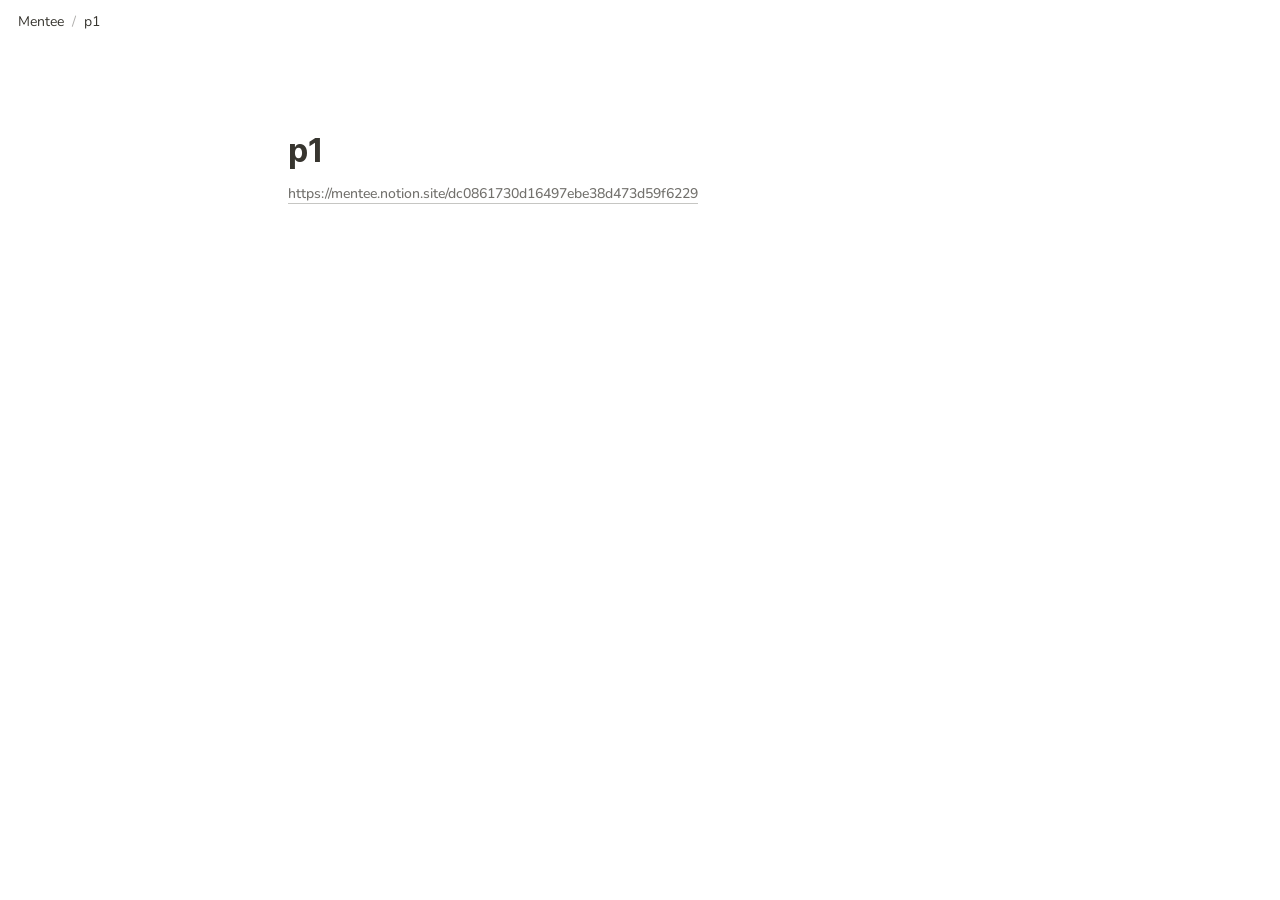
<file: p1.html>
<html class="notion-html"><head lang="en"><meta charset="utf-8"/><meta content="width=device-width,height=device-height,initial-scale=1,maximum-scale=1,user-scalable=no,viewport-fit=cover" name="viewport"/><title>p1</title><meta content="en_US" property="og:locale"/><link href="/images/favicon.ico" rel="shortcut icon" type="image/x-icon"/><link href="/images/logo-ios.png" rel="apple-touch-icon"/><meta content="yes" name="apple-mobile-web-app-capable"/><meta content="telephone=no" name="format-detection"/><meta content="no" name="msapplication-tap-highlight"/><link href="4c758603f1604611142662f0ddecadcb583394b5.css" media="print" rel="stylesheet"/><link href="eec36cffaa3d496662a5d4069ff20f584ed8b348.css" rel="stylesheet"/><meta content="Mentee site generated from a Notion.so page using Loconotion" name="Mentee"/><meta content="Mentee site generated from a Notion.so page using Loconotion." name="Mentee."/><link href="https://fonts.googleapis.com/css2?family=Inter:wght@500;600;700&amp;display=swap" rel="stylesheet"/><link href="https://fonts.googleapis.com/css2?family=Nunito:wght@500;600;700&amp;display=swap" rel="stylesheet"/><style type="text/css">.notion-page-block > div, .notion-collection_view_page-block > div[data-root] {font-family:Inter !important} .notion-header-block div, notion-page-content > notion-collection_view-block > div:first-child div {font-family:Inter !important} .notion-sub_header-block div {font-family:Inter !important} .notion-sub_sub_header-block div {font-family:Inter !important} div:not(.notion-code-block) {font-family:Nunito} </style><link href="e1d809d762eeca23edf0cb31bb17bf3c703085f5.css" rel="stylesheet"/><link href="25fa681d260293536d15994248f24a7f6e1a5f49.png" rel="icon" sizes="16x16" type="image/png"/></head><body class="notion-body"><style>body{background:#fff}body.dark{background:#2f3437}.initial-loading-spinner{-webkit-animation:rotate 1s linear infinite;animation:rotate 1s linear infinite;-webkit-transform-origin:center center;transform-origin:center center;width:1em;height:1em;opacity:.5;display:block;pointer-events:none}@-webkit-keyframes rotate{0%{-webkit-transform:rotate(0) translateZ(0);transform:rotate(0) translateZ(0)}100%{-webkit-transform:rotate(360deg) translateZ(0);transform:rotate(360deg) translateZ(0)}}@keyframes rotate{0%{-webkit-transform:rotate(0) translateZ(0);transform:rotate(0) translateZ(0)}100%{-webkit-transform:rotate(360deg) translateZ(0);transform:rotate(360deg) translateZ(0)}}</style><style id="scroll-properties">
			::-webkit-scrollbar {
				width: 10px;
				height: 10px;
			}
			::-webkit-scrollbar {
				background: transparent;
			}
			::-webkit-scrollbar-track {
				background: #EDECE9;
			}
			::-webkit-scrollbar-thumb {
				background:#D3D1CB;
			}
			::-webkit-scrollbar-thumb:hover {
				background:#AEACA6;
			}
		</style><div id="notion-app"><div class="notion-app-inner notion-light-theme" style='color: rgb(55, 53, 47); fill: currentcolor; line-height: 1.5; font-family: ui-sans-serif, -apple-system, BlinkMacSystemFont, "Segoe UI", Helvetica, "Apple Color Emoji", Arial, sans-serif, "Segoe UI Emoji", "Segoe UI Symbol"; -webkit-font-smoothing: auto;'><div class="notion-cursor-listener" style="width: 100vw; height: 100%; position: relative; display: flex; flex: 1 1 0%; background: white; cursor: text;"><div style="display: flex; flex-direction: column; width: 100%; overflow: hidden;"><div style="max-width: 100vw; z-index: 100; background: white; user-select: none;"><div class="notion-topbar" style="width: 100%; max-width: 100vw; height: 45px; opacity: 1; transition: opacity 700ms ease 0s, color 700ms ease 0s; position: relative;"><div style="display: flex; justify-content: space-between; align-items: center; overflow: hidden; height: 45px; padding-left: 12px; padding-right: 10px;"><div class="notranslate" style="display: flex; align-items: center; line-height: 1.2; font-size: 14px; height: 100%; flex-grow: 0; margin-right: 8px; min-width: 0px;"><div class="notion-selectable notion-page-block" data-block-id="b4696b13-6bd6-4623-8797-8621dc9c6265" style="display: flex; align-items: center; min-width: 0px;"><a href="index.html" rel="noopener noreferrer" style="display: flex; text-decoration: none; user-select: none; cursor: pointer; color: inherit; min-width: 0px;"><div class="notion-focusable" role="button" style="user-select: none; transition: background 20ms ease-in 0s; cursor: pointer; display: inline-flex; align-items: center; flex-shrink: 1; white-space: nowrap; height: 24px; border-radius: 3px; font-size: inherit; line-height: 1.2; min-width: 0px; padding-left: 6px; padding-right: 6px; color: rgb(55, 53, 47);" tabindex="0"><div style="display: flex; align-items: center; min-width: 0px;"><div class="notranslate" style="white-space: nowrap; overflow: hidden; text-overflow: ellipsis; max-width: 160px;">Mentee </div></div></div></a></div><span style="margin-left: 2px; margin-right: 2px; color: rgba(55, 53, 47, 0.4);">/</span><div aria-disabled="true" class="notion-focusable" role="button" style="user-select: none; transition: background 20ms ease-in 0s; display: inline-flex; align-items: center; flex-shrink: 1; white-space: nowrap; height: 24px; border-radius: 3px; font-size: 14px; line-height: 1.2; min-width: 0px; padding-left: 6px; padding-right: 6px; color: rgb(55, 53, 47);" tabindex="-1"><div class="notranslate" style="white-space: nowrap; overflow: hidden; text-overflow: ellipsis; max-width: 240px;">p1</div></div></div><div style="flex-grow: 1; flex-shrink: 1;"></div><div class="notion-focusable" role="button" style="user-select: none; transition: background 20ms ease-in 0s; cursor: pointer; display: inline-flex; align-items: center; flex-shrink: 0; white-space: nowrap; height: 28px; border-radius: 3px; font-size: 14px; line-height: 1.2; min-width: 0px; padding-left: 8px; padding-right: 8px; color: rgb(55, 53, 47);" tabindex="0"><svg class="searchNew" style="width: 14px; height: 14px; display: block; fill: inherit; flex-shrink: 0; backface-visibility: hidden; margin-right: 6px;" viewbox="0 0 17 17"><path d="M6.78027 13.6729C8.24805 13.6729 9.60156 13.1982 10.709 12.4072L14.875 16.5732C15.0684 16.7666 15.3232 16.8633 15.5957 16.8633C16.167 16.8633 16.5713 16.4238 16.5713 15.8613C16.5713 15.5977 16.4834 15.3516 16.29 15.1582L12.1504 11.0098C13.0205 9.86719 13.5391 8.45215 13.5391 6.91406C13.5391 3.19629 10.498 0.155273 6.78027 0.155273C3.0625 0.155273 0.0214844 3.19629 0.0214844 6.91406C0.0214844 10.6318 3.0625 13.6729 6.78027 13.6729ZM6.78027 12.2139C3.87988 12.2139 1.48047 9.81445 1.48047 6.91406C1.48047 4.01367 3.87988 1.61426 6.78027 1.61426C9.68066 1.61426 12.0801 4.01367 12.0801 6.91406C12.0801 9.81445 9.68066 12.2139 6.78027 12.2139Z"></path></svg>Search</div><div class="notion-focusable" role="button" style="user-select: none; transition: background 20ms ease-in 0s; cursor: pointer; display: flex; align-items: center; justify-content: center; width: 32px; height: 28px; border-radius: 3px;" tabindex="0"><svg class="dots" style="width: 18px; height: 18px; display: block; fill: inherit; flex-shrink: 0; backface-visibility: hidden;" viewbox="0 0 13 3"><g> <path d="M3,1.5A1.5,1.5,0,1,1,1.5,0,1.5,1.5,0,0,1,3,1.5Z"></path> <path d="M8,1.5A1.5,1.5,0,1,1,6.5,0,1.5,1.5,0,0,1,8,1.5Z"></path> <path d="M13,1.5A1.5,1.5,0,1,1,11.5,0,1.5,1.5,0,0,1,13,1.5Z"></path> </g></svg></div><div style="flex: 0 0 auto; width: 1px; height: 16px; margin-left: 8px; margin-right: 8px; background: rgba(55, 53, 47, 0.16);"></div><div class="notion-focusable" role="button" style="user-select: none; transition: background 20ms ease-in 0s; cursor: pointer; display: inline-flex; align-items: center; flex-shrink: 0; white-space: nowrap; height: 28px; border-radius: 3px; font-size: 14px; line-height: 1.2; min-width: 0px; padding-left: 8px; padding-right: 8px; color: rgb(55, 53, 47);" tabindex="0"><svg class="notionLogo" style="width: 18px; height: 18px; display: block; fill: inherit; flex-shrink: 0; backface-visibility: hidden; margin-right: 6px;" viewbox="0 0 120 126"><path d="M 20.6927 21.9315C 24.5836 25.0924 26.0432 24.8512 33.3492 24.3638L 102.228 20.2279C 103.689 20.2279 102.474 18.7705 101.987 18.5283L 90.5477 10.2586C 88.3558 8.55699 85.4356 6.60818 79.8387 7.09563L 13.1433 11.9602C 10.711 12.2014 10.2251 13.4175 11.1939 14.3924L 20.6927 21.9315ZM 24.8281 37.9835L 24.8281 110.456C 24.8281 114.351 26.7745 115.808 31.1553 115.567L 106.853 111.187C 111.236 110.946 111.724 108.267 111.724 105.103L 111.724 33.1169C 111.724 29.958 110.509 28.2544 107.826 28.4976L 28.721 33.1169C 25.8018 33.3622 24.8281 34.8225 24.8281 37.9835ZM 99.5567 41.8711C 100.042 44.0622 99.5567 46.2512 97.3618 46.4974L 93.7143 47.2241L 93.7143 100.728C 90.5477 102.43 87.6275 103.403 85.1942 103.403C 81.2983 103.403 80.3226 102.186 77.4044 98.54L 53.5471 61.087L 53.5471 97.3239L 61.0964 99.0275C 61.0964 99.0275 61.0964 103.403 55.0057 103.403L 38.2148 104.377C 37.727 103.403 38.2148 100.973 39.9179 100.486L 44.2996 99.2717L 44.2996 51.36L 38.2158 50.8725C 37.728 48.6815 38.9431 45.5225 42.3532 45.2773L 60.3661 44.0631L 85.1942 82.0036L 85.1942 48.4402L 78.864 47.7136C 78.3781 45.0351 80.3226 43.0902 82.7569 42.849L 99.5567 41.8711ZM 7.5434 5.39404L 76.9175 0.285276C 85.4366 -0.445402 87.6285 0.0440428 92.983 3.93368L 115.128 19.4982C 118.782 22.1747 120 22.9034 120 25.8211L 120 111.187C 120 116.537 118.051 119.701 111.237 120.185L 30.6734 125.05C 25.5584 125.294 23.124 124.565 20.4453 121.158L 4.13735 99.9994C 1.21516 96.1048 0 93.191 0 89.7819L 0 13.903C 0 9.5279 1.94945 5.8785 7.5434 5.39404Z"></path></svg>Try Notion</div></div></div><div style="width: calc(100% - 0px); user-select: none;"></div></div><div class="notion-frame" style="flex-grow: 0; flex-shrink: 1; display: flex; flex-direction: column; background: white; z-index: 1; height: calc(100vh - 45px); max-height: 100%; position: relative; width: 1920px;"><div class="notion-scroller vertical horizontal" style="display: flex; flex-direction: column; z-index: 1; flex-grow: 1; position: relative; align-items: center; overflow: auto; margin-right: 0px; margin-bottom: 0px;"><div class="pseudoSelection" contenteditable="false" data-content-editable-void="true" style="user-select: none; --pseudoSelection--background:transparent; width: 100%; display: flex; flex-direction: column; align-items: center; flex-shrink: 0; flex-grow: 0; z-index: 2;"></div><div style="width: 100%; background: white; display: flex; justify-content: center; z-index: 3; flex-shrink: 0;"><div style="max-width: 100%; min-width: 0px; width: 900px;"><div style="width: 100%; display: flex; flex-direction: column; align-items: center; flex-shrink: 0; flex-grow: 0;"><div style="max-width: 100%; padding-left: calc(96px + env(safe-area-inset-left)); width: 100%;"><div class="pseudoSelection" contenteditable="false" data-content-editable-void="true" style="user-select: none; --pseudoSelection--background:transparent; pointer-events: none;"><div class="notion-page-controls" style='display: flex; justify-content: flex-start; flex-wrap: wrap; margin-top: 80px; margin-bottom: 4px; margin-left: -1px; color: rgba(55, 53, 47, 0.4); font-family: ui-sans-serif, -apple-system, BlinkMacSystemFont, "Segoe UI", Helvetica, "Apple Color Emoji", Arial, sans-serif, "Segoe UI Emoji", "Segoe UI Symbol"; height: 24px; pointer-events: auto;'></div></div><div style="padding-right: calc(96px + env(safe-area-inset-right));"><div class="notion-selectable notion-page-block" data-block-id="dc086173-0d16-497e-be38-d473d59f6229" style='color: rgb(55, 53, 47); font-weight: 700; line-height: 1.2; font-size: 32px; font-family: ui-sans-serif, -apple-system, BlinkMacSystemFont, "Segoe UI", Helvetica, "Apple Color Emoji", Arial, sans-serif, "Segoe UI Emoji", "Segoe UI Symbol"; cursor: text; display: flex; align-items: center;'><div contenteditable="false" data-content-editable-leaf="true" placeholder="Untitled" spellcheck="true" style="max-width: 100%; width: 100%; white-space: pre-wrap; word-break: break-word; caret-color: rgb(55, 53, 47); padding: 3px 2px;">p1</div></div></div></div></div><div style="width: 100%; display: flex; flex-direction: column; align-items: center; flex-shrink: 0; flex-grow: 0;"><div contenteditable="false" data-content-editable-void="true" style="padding-left: calc(96px + env(safe-area-inset-left)); padding-right: calc(96px + env(safe-area-inset-right)); max-width: 100%; width: 100%;"></div></div></div></div><div style="display: flex; width: 100%; justify-content: center; padding-top: 5px;"><div style="max-width: 100%; min-width: 0px; width: 900px; padding-right: 0px;"><div class="notion-page-content" style="flex-shrink: 0; flex-grow: 1; max-width: 100%; display: flex; align-items: flex-start; flex-direction: column; font-size: 14px; line-height: 1.5; width: 100%; z-index: 4; padding-left: calc(96px + env(safe-area-inset-left)); padding-right: calc(96px + env(safe-area-inset-right)); padding-bottom: 30vh;"><div class="notion-selectable notion-text-block" data-block-id="02107a66-6e4e-42e9-8254-54d379590ed6" style="width: 100%; max-width: 1718px; margin-top: 2px; margin-bottom: 0px;"><div style="color: inherit; fill: inherit;"><div style="display: flex;"><div contenteditable="false" data-content-editable-leaf="true" placeholder=" " spellcheck="true" style="max-width: 100%; width: 100%; white-space: pre-wrap; word-break: break-word; caret-color: rgb(55, 53, 47); padding: 3px 2px;"><a class="notion-link-token notion-enable-hover" data-token-index="0" href="p1.html" rel="noopener noreferrer" style="cursor:pointer;color:inherit;word-wrap:break-word;font-weight:500;text-decoration:inherit" target="_blank"><span class="link-annotation-02107a66-6e4e-42e9-8254-54d379590ed6-1877472779" style="border-bottom:0.05em solid;border-color:rgba(55,53,47,0.4);opacity:0.7">https://mentee.notion.site/dc0861730d16497ebe38d473d59f6229</span></a></div></div></div></div></div></div><div contenteditable="false" data-content-editable-void="true" style="width: 0px;"><div style="height: 100%; display: none; flex-shrink: 0; pointer-events: none; width: 0px; position: absolute; right: 192px; opacity: 0;"><div style="display: flex; flex-direction: column; padding: 5px 16px; width: 340px; flex-shrink: 0; height: 100%; position: relative; pointer-events: none; z-index: 1;"><div style="position: absolute; pointer-events: none; width: 100%; height: 100%; top: -5px; background: linear-gradient(white 0px, rgba(255, 255, 255, 0) 15px);"></div></div></div></div></div><div class="notion-presence-container" style="position: absolute; top: 0px; left: 0px; pointer-events: none; z-index: 1;"><div></div></div></div><div style="position: absolute; top: 0px; left: 0px;"><div></div></div></div></div></div></div></div><textarea style="opacity: 0; pointer-events: none; position: fixed; left: 0px; top: 0px;"></textarea><textarea style="opacity: 0; pointer-events: none; position: fixed; left: 0px; top: 0px;"></textarea><div style="width: env(safe-area-inset-bottom);"></div><script src="1172e9111a5fb396bcb8a05870b5eabf8abf221c.js" type="text/javascript"></script><script src="489a694de0008f42a0762669a806a9b7ee1d7e3d.js" type="text/javascript"></script></body></html>
</file>
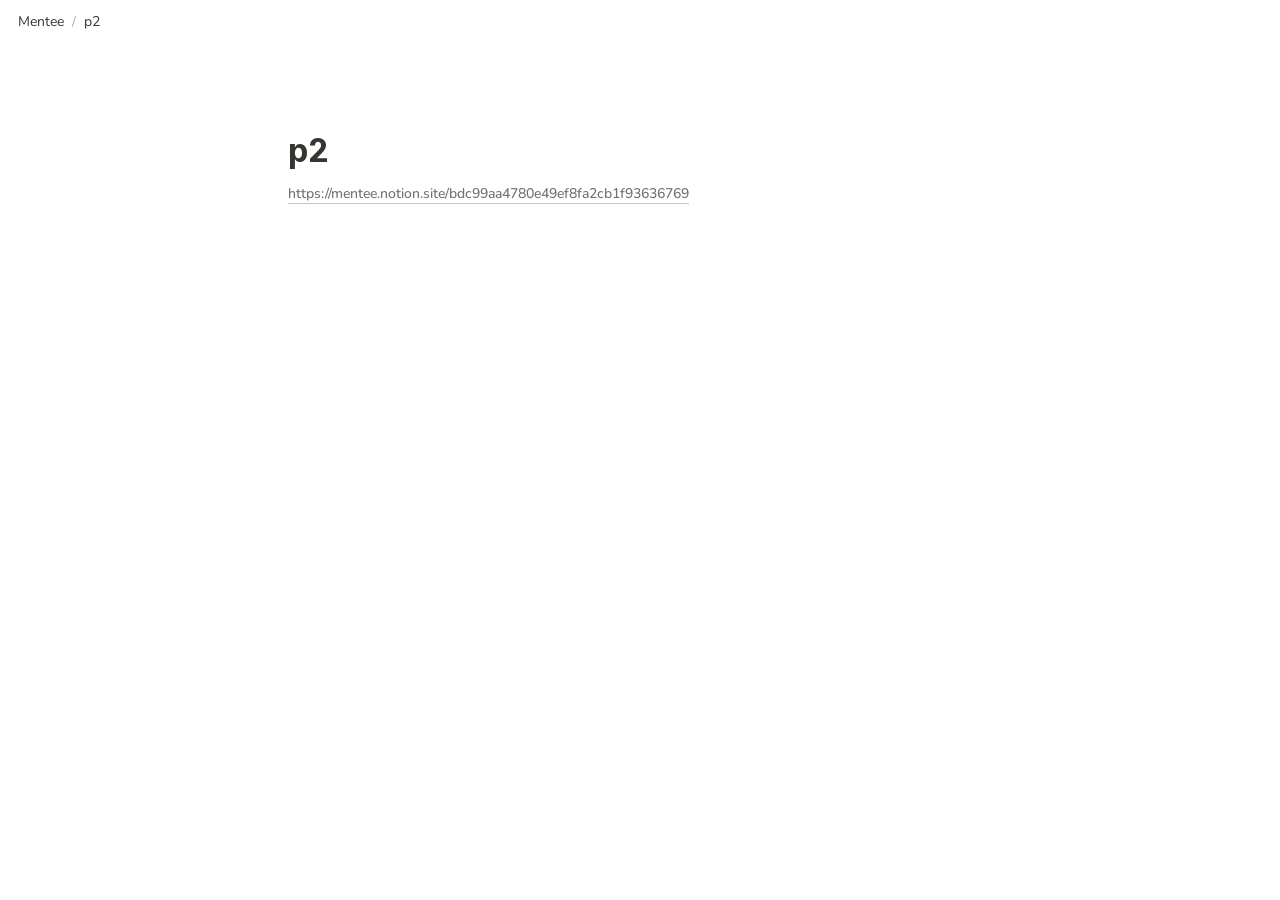
<file: p2.html>
<html class="notion-html"><head lang="en"><meta charset="utf-8"/><meta content="width=device-width,height=device-height,initial-scale=1,maximum-scale=1,user-scalable=no,viewport-fit=cover" name="viewport"/><title>p2</title><meta content="en_US" property="og:locale"/><link href="/images/favicon.ico" rel="shortcut icon" type="image/x-icon"/><link href="/images/logo-ios.png" rel="apple-touch-icon"/><meta content="yes" name="apple-mobile-web-app-capable"/><meta content="telephone=no" name="format-detection"/><meta content="no" name="msapplication-tap-highlight"/><link href="4c758603f1604611142662f0ddecadcb583394b5.css" media="print" rel="stylesheet"/><link href="eec36cffaa3d496662a5d4069ff20f584ed8b348.css" rel="stylesheet"/><meta content="Mentee site generated from a Notion.so page using Loconotion" name="Mentee"/><meta content="Mentee site generated from a Notion.so page using Loconotion." name="Mentee."/><link href="https://fonts.googleapis.com/css2?family=Inter:wght@500;600;700&amp;display=swap" rel="stylesheet"/><link href="https://fonts.googleapis.com/css2?family=Nunito:wght@500;600;700&amp;display=swap" rel="stylesheet"/><style type="text/css">.notion-page-block > div, .notion-collection_view_page-block > div[data-root] {font-family:Inter !important} .notion-header-block div, notion-page-content > notion-collection_view-block > div:first-child div {font-family:Inter !important} .notion-sub_header-block div {font-family:Inter !important} .notion-sub_sub_header-block div {font-family:Inter !important} div:not(.notion-code-block) {font-family:Nunito} </style><link href="e1d809d762eeca23edf0cb31bb17bf3c703085f5.css" rel="stylesheet"/><link href="25fa681d260293536d15994248f24a7f6e1a5f49.png" rel="icon" sizes="16x16" type="image/png"/></head><body class="notion-body"><style>body{background:#fff}body.dark{background:#2f3437}.initial-loading-spinner{-webkit-animation:rotate 1s linear infinite;animation:rotate 1s linear infinite;-webkit-transform-origin:center center;transform-origin:center center;width:1em;height:1em;opacity:.5;display:block;pointer-events:none}@-webkit-keyframes rotate{0%{-webkit-transform:rotate(0) translateZ(0);transform:rotate(0) translateZ(0)}100%{-webkit-transform:rotate(360deg) translateZ(0);transform:rotate(360deg) translateZ(0)}}@keyframes rotate{0%{-webkit-transform:rotate(0) translateZ(0);transform:rotate(0) translateZ(0)}100%{-webkit-transform:rotate(360deg) translateZ(0);transform:rotate(360deg) translateZ(0)}}</style><style id="scroll-properties">
			::-webkit-scrollbar {
				width: 10px;
				height: 10px;
			}
			::-webkit-scrollbar {
				background: transparent;
			}
			::-webkit-scrollbar-track {
				background: #EDECE9;
			}
			::-webkit-scrollbar-thumb {
				background:#D3D1CB;
			}
			::-webkit-scrollbar-thumb:hover {
				background:#AEACA6;
			}
		</style><div id="notion-app"><div class="notion-app-inner notion-light-theme" style='color: rgb(55, 53, 47); fill: currentcolor; line-height: 1.5; font-family: ui-sans-serif, -apple-system, BlinkMacSystemFont, "Segoe UI", Helvetica, "Apple Color Emoji", Arial, sans-serif, "Segoe UI Emoji", "Segoe UI Symbol"; -webkit-font-smoothing: auto;'><div class="notion-cursor-listener" style="width: 100vw; height: 100%; position: relative; display: flex; flex: 1 1 0%; background: white; cursor: text;"><div style="display: flex; flex-direction: column; width: 100%; overflow: hidden;"><div style="max-width: 100vw; z-index: 100; background: white; user-select: none;"><div class="notion-topbar" style="width: 100%; max-width: 100vw; height: 45px; opacity: 1; transition: opacity 700ms ease 0s, color 700ms ease 0s; position: relative;"><div style="display: flex; justify-content: space-between; align-items: center; overflow: hidden; height: 45px; padding-left: 12px; padding-right: 10px;"><div class="notranslate" style="display: flex; align-items: center; line-height: 1.2; font-size: 14px; height: 100%; flex-grow: 0; margin-right: 8px; min-width: 0px;"><div class="notion-selectable notion-page-block" data-block-id="b4696b13-6bd6-4623-8797-8621dc9c6265" style="display: flex; align-items: center; min-width: 0px;"><a href="index.html" rel="noopener noreferrer" style="display: flex; text-decoration: none; user-select: none; cursor: pointer; color: inherit; min-width: 0px;"><div class="notion-focusable" role="button" style="user-select: none; transition: background 20ms ease-in 0s; cursor: pointer; display: inline-flex; align-items: center; flex-shrink: 1; white-space: nowrap; height: 24px; border-radius: 3px; font-size: inherit; line-height: 1.2; min-width: 0px; padding-left: 6px; padding-right: 6px; color: rgb(55, 53, 47);" tabindex="0"><div style="display: flex; align-items: center; min-width: 0px;"><div class="notranslate" style="white-space: nowrap; overflow: hidden; text-overflow: ellipsis; max-width: 160px;">Mentee </div></div></div></a></div><span style="margin-left: 2px; margin-right: 2px; color: rgba(55, 53, 47, 0.4);">/</span><div aria-disabled="true" class="notion-focusable" role="button" style="user-select: none; transition: background 20ms ease-in 0s; display: inline-flex; align-items: center; flex-shrink: 1; white-space: nowrap; height: 24px; border-radius: 3px; font-size: 14px; line-height: 1.2; min-width: 0px; padding-left: 6px; padding-right: 6px; color: rgb(55, 53, 47);" tabindex="-1"><div class="notranslate" style="white-space: nowrap; overflow: hidden; text-overflow: ellipsis; max-width: 240px;">p2</div></div></div><div style="flex-grow: 1; flex-shrink: 1;"></div><div class="notion-focusable" role="button" style="user-select: none; transition: background 20ms ease-in 0s; cursor: pointer; display: inline-flex; align-items: center; flex-shrink: 0; white-space: nowrap; height: 28px; border-radius: 3px; font-size: 14px; line-height: 1.2; min-width: 0px; padding-left: 8px; padding-right: 8px; color: rgb(55, 53, 47);" tabindex="0"><svg class="searchNew" style="width: 14px; height: 14px; display: block; fill: inherit; flex-shrink: 0; backface-visibility: hidden; margin-right: 6px;" viewbox="0 0 17 17"><path d="M6.78027 13.6729C8.24805 13.6729 9.60156 13.1982 10.709 12.4072L14.875 16.5732C15.0684 16.7666 15.3232 16.8633 15.5957 16.8633C16.167 16.8633 16.5713 16.4238 16.5713 15.8613C16.5713 15.5977 16.4834 15.3516 16.29 15.1582L12.1504 11.0098C13.0205 9.86719 13.5391 8.45215 13.5391 6.91406C13.5391 3.19629 10.498 0.155273 6.78027 0.155273C3.0625 0.155273 0.0214844 3.19629 0.0214844 6.91406C0.0214844 10.6318 3.0625 13.6729 6.78027 13.6729ZM6.78027 12.2139C3.87988 12.2139 1.48047 9.81445 1.48047 6.91406C1.48047 4.01367 3.87988 1.61426 6.78027 1.61426C9.68066 1.61426 12.0801 4.01367 12.0801 6.91406C12.0801 9.81445 9.68066 12.2139 6.78027 12.2139Z"></path></svg>Search</div><div class="notion-focusable" role="button" style="user-select: none; transition: background 20ms ease-in 0s; cursor: pointer; display: flex; align-items: center; justify-content: center; width: 32px; height: 28px; border-radius: 3px;" tabindex="0"><svg class="dots" style="width: 18px; height: 18px; display: block; fill: inherit; flex-shrink: 0; backface-visibility: hidden;" viewbox="0 0 13 3"><g> <path d="M3,1.5A1.5,1.5,0,1,1,1.5,0,1.5,1.5,0,0,1,3,1.5Z"></path> <path d="M8,1.5A1.5,1.5,0,1,1,6.5,0,1.5,1.5,0,0,1,8,1.5Z"></path> <path d="M13,1.5A1.5,1.5,0,1,1,11.5,0,1.5,1.5,0,0,1,13,1.5Z"></path> </g></svg></div><div style="flex: 0 0 auto; width: 1px; height: 16px; margin-left: 8px; margin-right: 8px; background: rgba(55, 53, 47, 0.16);"></div><div class="notion-focusable" role="button" style="user-select: none; transition: background 20ms ease-in 0s; cursor: pointer; display: inline-flex; align-items: center; flex-shrink: 0; white-space: nowrap; height: 28px; border-radius: 3px; font-size: 14px; line-height: 1.2; min-width: 0px; padding-left: 8px; padding-right: 8px; color: rgb(55, 53, 47);" tabindex="0"><svg class="notionLogo" style="width: 18px; height: 18px; display: block; fill: inherit; flex-shrink: 0; backface-visibility: hidden; margin-right: 6px;" viewbox="0 0 120 126"><path d="M 20.6927 21.9315C 24.5836 25.0924 26.0432 24.8512 33.3492 24.3638L 102.228 20.2279C 103.689 20.2279 102.474 18.7705 101.987 18.5283L 90.5477 10.2586C 88.3558 8.55699 85.4356 6.60818 79.8387 7.09563L 13.1433 11.9602C 10.711 12.2014 10.2251 13.4175 11.1939 14.3924L 20.6927 21.9315ZM 24.8281 37.9835L 24.8281 110.456C 24.8281 114.351 26.7745 115.808 31.1553 115.567L 106.853 111.187C 111.236 110.946 111.724 108.267 111.724 105.103L 111.724 33.1169C 111.724 29.958 110.509 28.2544 107.826 28.4976L 28.721 33.1169C 25.8018 33.3622 24.8281 34.8225 24.8281 37.9835ZM 99.5567 41.8711C 100.042 44.0622 99.5567 46.2512 97.3618 46.4974L 93.7143 47.2241L 93.7143 100.728C 90.5477 102.43 87.6275 103.403 85.1942 103.403C 81.2983 103.403 80.3226 102.186 77.4044 98.54L 53.5471 61.087L 53.5471 97.3239L 61.0964 99.0275C 61.0964 99.0275 61.0964 103.403 55.0057 103.403L 38.2148 104.377C 37.727 103.403 38.2148 100.973 39.9179 100.486L 44.2996 99.2717L 44.2996 51.36L 38.2158 50.8725C 37.728 48.6815 38.9431 45.5225 42.3532 45.2773L 60.3661 44.0631L 85.1942 82.0036L 85.1942 48.4402L 78.864 47.7136C 78.3781 45.0351 80.3226 43.0902 82.7569 42.849L 99.5567 41.8711ZM 7.5434 5.39404L 76.9175 0.285276C 85.4366 -0.445402 87.6285 0.0440428 92.983 3.93368L 115.128 19.4982C 118.782 22.1747 120 22.9034 120 25.8211L 120 111.187C 120 116.537 118.051 119.701 111.237 120.185L 30.6734 125.05C 25.5584 125.294 23.124 124.565 20.4453 121.158L 4.13735 99.9994C 1.21516 96.1048 0 93.191 0 89.7819L 0 13.903C 0 9.5279 1.94945 5.8785 7.5434 5.39404Z"></path></svg>Try Notion</div></div></div><div style="width: calc(100% - 0px); user-select: none;"></div></div><div class="notion-frame" style="flex-grow: 0; flex-shrink: 1; display: flex; flex-direction: column; background: white; z-index: 1; height: calc(100vh - 45px); max-height: 100%; position: relative; width: 1920px;"><div class="notion-scroller vertical horizontal" style="display: flex; flex-direction: column; z-index: 1; flex-grow: 1; position: relative; align-items: center; overflow: auto; margin-right: 0px; margin-bottom: 0px;"><div class="pseudoSelection" contenteditable="false" data-content-editable-void="true" style="user-select: none; --pseudoSelection--background:transparent; width: 100%; display: flex; flex-direction: column; align-items: center; flex-shrink: 0; flex-grow: 0; z-index: 2;"></div><div style="width: 100%; background: white; display: flex; justify-content: center; z-index: 3; flex-shrink: 0;"><div style="max-width: 100%; min-width: 0px; width: 900px;"><div style="width: 100%; display: flex; flex-direction: column; align-items: center; flex-shrink: 0; flex-grow: 0;"><div style="max-width: 100%; padding-left: calc(96px + env(safe-area-inset-left)); width: 100%;"><div class="pseudoSelection" contenteditable="false" data-content-editable-void="true" style="user-select: none; --pseudoSelection--background:transparent; pointer-events: none;"><div class="notion-page-controls" style='display: flex; justify-content: flex-start; flex-wrap: wrap; margin-top: 80px; margin-bottom: 4px; margin-left: -1px; color: rgba(55, 53, 47, 0.4); font-family: ui-sans-serif, -apple-system, BlinkMacSystemFont, "Segoe UI", Helvetica, "Apple Color Emoji", Arial, sans-serif, "Segoe UI Emoji", "Segoe UI Symbol"; height: 24px; pointer-events: auto;'></div></div><div style="padding-right: calc(96px + env(safe-area-inset-right));"><div class="notion-selectable notion-page-block" data-block-id="bdc99aa4-780e-49ef-8fa2-cb1f93636769" style='color: rgb(55, 53, 47); font-weight: 700; line-height: 1.2; font-size: 32px; font-family: ui-sans-serif, -apple-system, BlinkMacSystemFont, "Segoe UI", Helvetica, "Apple Color Emoji", Arial, sans-serif, "Segoe UI Emoji", "Segoe UI Symbol"; cursor: text; display: flex; align-items: center;'><div contenteditable="false" data-content-editable-leaf="true" placeholder="Untitled" spellcheck="true" style="max-width: 100%; width: 100%; white-space: pre-wrap; word-break: break-word; caret-color: rgb(55, 53, 47); padding: 3px 2px;">p2</div></div></div></div></div><div style="width: 100%; display: flex; flex-direction: column; align-items: center; flex-shrink: 0; flex-grow: 0;"><div contenteditable="false" data-content-editable-void="true" style="padding-left: calc(96px + env(safe-area-inset-left)); padding-right: calc(96px + env(safe-area-inset-right)); max-width: 100%; width: 100%;"></div></div></div></div><div style="display: flex; width: 100%; justify-content: center; padding-top: 5px;"><div style="max-width: 100%; min-width: 0px; width: 900px; padding-right: 0px;"><div class="notion-page-content" style="flex-shrink: 0; flex-grow: 1; max-width: 100%; display: flex; align-items: flex-start; flex-direction: column; font-size: 14px; line-height: 1.5; width: 100%; z-index: 4; padding-left: calc(96px + env(safe-area-inset-left)); padding-right: calc(96px + env(safe-area-inset-right)); padding-bottom: 30vh;"><div class="notion-selectable notion-text-block" data-block-id="9208e578-957f-42d9-a140-eee1292b6386" style="width: 100%; max-width: 1718px; margin-top: 2px; margin-bottom: 0px;"><div style="color: inherit; fill: inherit;"><div style="display: flex;"><div contenteditable="false" data-content-editable-leaf="true" placeholder=" " spellcheck="true" style="max-width: 100%; width: 100%; white-space: pre-wrap; word-break: break-word; caret-color: rgb(55, 53, 47); padding: 3px 2px;"><a class="notion-link-token notion-enable-hover" data-token-index="0" href="p2.html" rel="noopener noreferrer" style="cursor:pointer;color:inherit;word-wrap:break-word;font-weight:500;text-decoration:inherit" target="_blank"><span class="link-annotation-9208e578-957f-42d9-a140-eee1292b6386--332297080" style="border-bottom:0.05em solid;border-color:rgba(55,53,47,0.4);opacity:0.7">https://mentee.notion.site/bdc99aa4780e49ef8fa2cb1f93636769</span></a></div></div></div></div></div></div><div contenteditable="false" data-content-editable-void="true" style="width: 0px;"><div style="height: 100%; display: none; flex-shrink: 0; pointer-events: none; width: 0px; position: absolute; right: 192px; opacity: 0;"><div style="display: flex; flex-direction: column; padding: 5px 16px; width: 340px; flex-shrink: 0; height: 100%; position: relative; pointer-events: none; z-index: 1;"><div style="position: absolute; pointer-events: none; width: 100%; height: 100%; top: -5px; background: linear-gradient(white 0px, rgba(255, 255, 255, 0) 15px);"></div></div></div></div></div><div class="notion-presence-container" style="position: absolute; top: 0px; left: 0px; pointer-events: none; z-index: 1;"><div></div></div></div><div style="position: absolute; top: 0px; left: 0px;"><div></div></div></div></div></div></div></div><textarea style="opacity: 0; pointer-events: none; position: fixed; left: 0px; top: 0px;"></textarea><textarea style="opacity: 0; pointer-events: none; position: fixed; left: 0px; top: 0px;"></textarea><div style="width: env(safe-area-inset-bottom);"></div><script src="1172e9111a5fb396bcb8a05870b5eabf8abf221c.js" type="text/javascript"></script><script src="489a694de0008f42a0762669a806a9b7ee1d7e3d.js" type="text/javascript"></script></body></html>
</file>
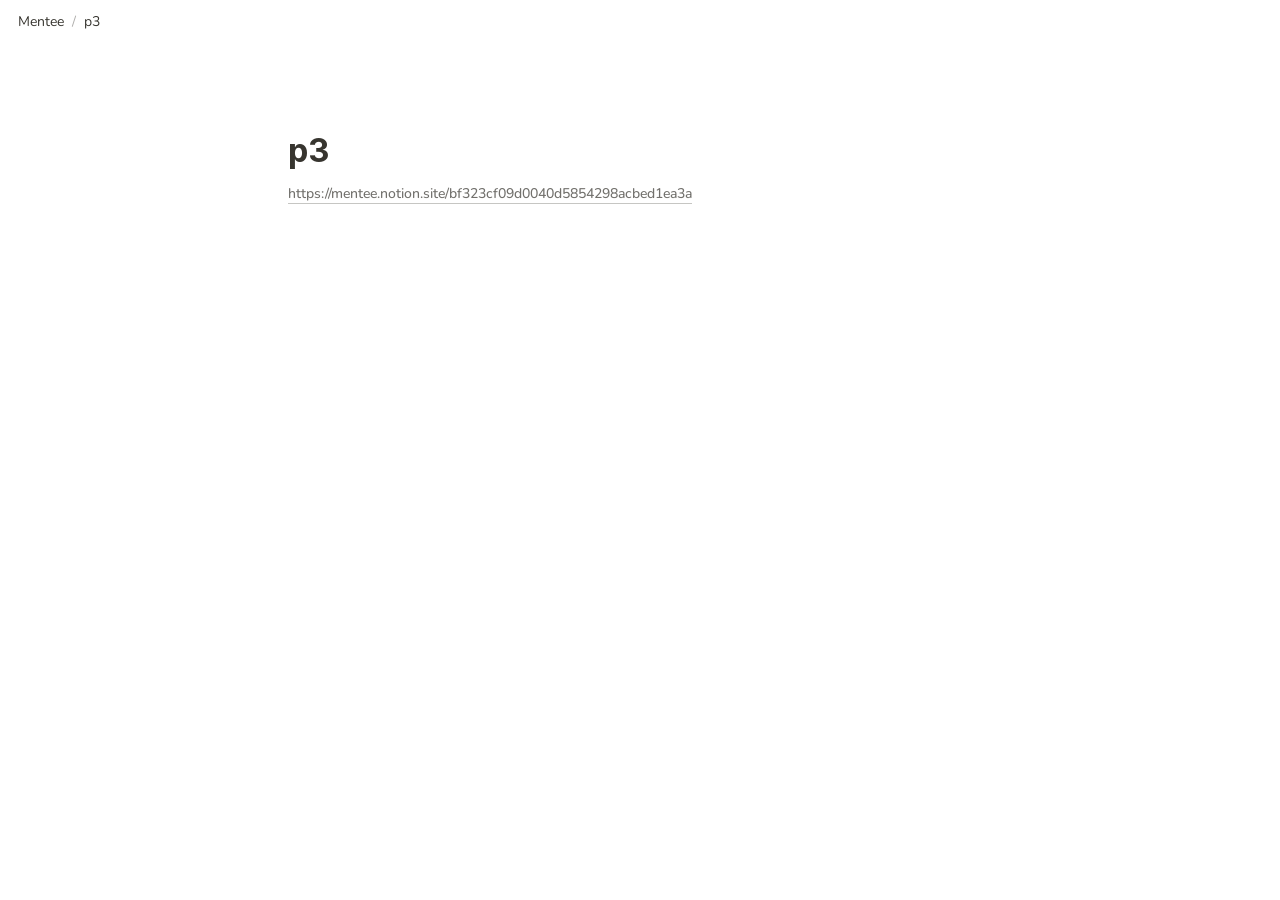
<file: p3.html>
<html class="notion-html"><head lang="en"><meta charset="utf-8"/><meta content="width=device-width,height=device-height,initial-scale=1,maximum-scale=1,user-scalable=no,viewport-fit=cover" name="viewport"/><title>p3</title><meta content="en_US" property="og:locale"/><link href="/images/favicon.ico" rel="shortcut icon" type="image/x-icon"/><link href="/images/logo-ios.png" rel="apple-touch-icon"/><meta content="yes" name="apple-mobile-web-app-capable"/><meta content="telephone=no" name="format-detection"/><meta content="no" name="msapplication-tap-highlight"/><link href="4c758603f1604611142662f0ddecadcb583394b5.css" media="print" rel="stylesheet"/><link href="eec36cffaa3d496662a5d4069ff20f584ed8b348.css" rel="stylesheet"/><meta content="Mentee site generated from a Notion.so page using Loconotion" name="Mentee"/><meta content="Mentee site generated from a Notion.so page using Loconotion." name="Mentee."/><link href="https://fonts.googleapis.com/css2?family=Inter:wght@500;600;700&amp;display=swap" rel="stylesheet"/><link href="https://fonts.googleapis.com/css2?family=Nunito:wght@500;600;700&amp;display=swap" rel="stylesheet"/><style type="text/css">.notion-page-block > div, .notion-collection_view_page-block > div[data-root] {font-family:Inter !important} .notion-header-block div, notion-page-content > notion-collection_view-block > div:first-child div {font-family:Inter !important} .notion-sub_header-block div {font-family:Inter !important} .notion-sub_sub_header-block div {font-family:Inter !important} div:not(.notion-code-block) {font-family:Nunito} </style><link href="e1d809d762eeca23edf0cb31bb17bf3c703085f5.css" rel="stylesheet"/><link href="25fa681d260293536d15994248f24a7f6e1a5f49.png" rel="icon" sizes="16x16" type="image/png"/></head><body class="notion-body"><style>body{background:#fff}body.dark{background:#2f3437}.initial-loading-spinner{-webkit-animation:rotate 1s linear infinite;animation:rotate 1s linear infinite;-webkit-transform-origin:center center;transform-origin:center center;width:1em;height:1em;opacity:.5;display:block;pointer-events:none}@-webkit-keyframes rotate{0%{-webkit-transform:rotate(0) translateZ(0);transform:rotate(0) translateZ(0)}100%{-webkit-transform:rotate(360deg) translateZ(0);transform:rotate(360deg) translateZ(0)}}@keyframes rotate{0%{-webkit-transform:rotate(0) translateZ(0);transform:rotate(0) translateZ(0)}100%{-webkit-transform:rotate(360deg) translateZ(0);transform:rotate(360deg) translateZ(0)}}</style><style id="scroll-properties">
			::-webkit-scrollbar {
				width: 10px;
				height: 10px;
			}
			::-webkit-scrollbar {
				background: transparent;
			}
			::-webkit-scrollbar-track {
				background: #EDECE9;
			}
			::-webkit-scrollbar-thumb {
				background:#D3D1CB;
			}
			::-webkit-scrollbar-thumb:hover {
				background:#AEACA6;
			}
		</style><div id="notion-app"><div class="notion-app-inner notion-light-theme" style='color: rgb(55, 53, 47); fill: currentcolor; line-height: 1.5; font-family: ui-sans-serif, -apple-system, BlinkMacSystemFont, "Segoe UI", Helvetica, "Apple Color Emoji", Arial, sans-serif, "Segoe UI Emoji", "Segoe UI Symbol"; -webkit-font-smoothing: auto;'><div class="notion-cursor-listener" style="width: 100vw; height: 100%; position: relative; display: flex; flex: 1 1 0%; background: white; cursor: text;"><div style="display: flex; flex-direction: column; width: 100%; overflow: hidden;"><div style="max-width: 100vw; z-index: 100; background: white; user-select: none;"><div class="notion-topbar" style="width: 100%; max-width: 100vw; height: 45px; opacity: 1; transition: opacity 700ms ease 0s, color 700ms ease 0s; position: relative;"><div style="display: flex; justify-content: space-between; align-items: center; overflow: hidden; height: 45px; padding-left: 12px; padding-right: 10px;"><div class="notranslate" style="display: flex; align-items: center; line-height: 1.2; font-size: 14px; height: 100%; flex-grow: 0; margin-right: 8px; min-width: 0px;"><div class="notion-selectable notion-page-block" data-block-id="b4696b13-6bd6-4623-8797-8621dc9c6265" style="display: flex; align-items: center; min-width: 0px;"><a href="index.html" rel="noopener noreferrer" style="display: flex; text-decoration: none; user-select: none; cursor: pointer; color: inherit; min-width: 0px;"><div class="notion-focusable" role="button" style="user-select: none; transition: background 20ms ease-in 0s; cursor: pointer; display: inline-flex; align-items: center; flex-shrink: 1; white-space: nowrap; height: 24px; border-radius: 3px; font-size: inherit; line-height: 1.2; min-width: 0px; padding-left: 6px; padding-right: 6px; color: rgb(55, 53, 47);" tabindex="0"><div style="display: flex; align-items: center; min-width: 0px;"><div class="notranslate" style="white-space: nowrap; overflow: hidden; text-overflow: ellipsis; max-width: 160px;">Mentee </div></div></div></a></div><span style="margin-left: 2px; margin-right: 2px; color: rgba(55, 53, 47, 0.4);">/</span><div aria-disabled="true" class="notion-focusable" role="button" style="user-select: none; transition: background 20ms ease-in 0s; display: inline-flex; align-items: center; flex-shrink: 1; white-space: nowrap; height: 24px; border-radius: 3px; font-size: 14px; line-height: 1.2; min-width: 0px; padding-left: 6px; padding-right: 6px; color: rgb(55, 53, 47);" tabindex="-1"><div class="notranslate" style="white-space: nowrap; overflow: hidden; text-overflow: ellipsis; max-width: 240px;">p3</div></div></div><div style="flex-grow: 1; flex-shrink: 1;"></div><div class="notion-focusable" role="button" style="user-select: none; transition: background 20ms ease-in 0s; cursor: pointer; display: inline-flex; align-items: center; flex-shrink: 0; white-space: nowrap; height: 28px; border-radius: 3px; font-size: 14px; line-height: 1.2; min-width: 0px; padding-left: 8px; padding-right: 8px; color: rgb(55, 53, 47);" tabindex="0"><svg class="searchNew" style="width: 14px; height: 14px; display: block; fill: inherit; flex-shrink: 0; backface-visibility: hidden; margin-right: 6px;" viewbox="0 0 17 17"><path d="M6.78027 13.6729C8.24805 13.6729 9.60156 13.1982 10.709 12.4072L14.875 16.5732C15.0684 16.7666 15.3232 16.8633 15.5957 16.8633C16.167 16.8633 16.5713 16.4238 16.5713 15.8613C16.5713 15.5977 16.4834 15.3516 16.29 15.1582L12.1504 11.0098C13.0205 9.86719 13.5391 8.45215 13.5391 6.91406C13.5391 3.19629 10.498 0.155273 6.78027 0.155273C3.0625 0.155273 0.0214844 3.19629 0.0214844 6.91406C0.0214844 10.6318 3.0625 13.6729 6.78027 13.6729ZM6.78027 12.2139C3.87988 12.2139 1.48047 9.81445 1.48047 6.91406C1.48047 4.01367 3.87988 1.61426 6.78027 1.61426C9.68066 1.61426 12.0801 4.01367 12.0801 6.91406C12.0801 9.81445 9.68066 12.2139 6.78027 12.2139Z"></path></svg>Search</div><div class="notion-focusable" role="button" style="user-select: none; transition: background 20ms ease-in 0s; cursor: pointer; display: flex; align-items: center; justify-content: center; width: 32px; height: 28px; border-radius: 3px;" tabindex="0"><svg class="dots" style="width: 18px; height: 18px; display: block; fill: inherit; flex-shrink: 0; backface-visibility: hidden;" viewbox="0 0 13 3"><g> <path d="M3,1.5A1.5,1.5,0,1,1,1.5,0,1.5,1.5,0,0,1,3,1.5Z"></path> <path d="M8,1.5A1.5,1.5,0,1,1,6.5,0,1.5,1.5,0,0,1,8,1.5Z"></path> <path d="M13,1.5A1.5,1.5,0,1,1,11.5,0,1.5,1.5,0,0,1,13,1.5Z"></path> </g></svg></div><div style="flex: 0 0 auto; width: 1px; height: 16px; margin-left: 8px; margin-right: 8px; background: rgba(55, 53, 47, 0.16);"></div><div class="notion-focusable" role="button" style="user-select: none; transition: background 20ms ease-in 0s; cursor: pointer; display: inline-flex; align-items: center; flex-shrink: 0; white-space: nowrap; height: 28px; border-radius: 3px; font-size: 14px; line-height: 1.2; min-width: 0px; padding-left: 8px; padding-right: 8px; color: rgb(55, 53, 47);" tabindex="0"><svg class="notionLogo" style="width: 18px; height: 18px; display: block; fill: inherit; flex-shrink: 0; backface-visibility: hidden; margin-right: 6px;" viewbox="0 0 120 126"><path d="M 20.6927 21.9315C 24.5836 25.0924 26.0432 24.8512 33.3492 24.3638L 102.228 20.2279C 103.689 20.2279 102.474 18.7705 101.987 18.5283L 90.5477 10.2586C 88.3558 8.55699 85.4356 6.60818 79.8387 7.09563L 13.1433 11.9602C 10.711 12.2014 10.2251 13.4175 11.1939 14.3924L 20.6927 21.9315ZM 24.8281 37.9835L 24.8281 110.456C 24.8281 114.351 26.7745 115.808 31.1553 115.567L 106.853 111.187C 111.236 110.946 111.724 108.267 111.724 105.103L 111.724 33.1169C 111.724 29.958 110.509 28.2544 107.826 28.4976L 28.721 33.1169C 25.8018 33.3622 24.8281 34.8225 24.8281 37.9835ZM 99.5567 41.8711C 100.042 44.0622 99.5567 46.2512 97.3618 46.4974L 93.7143 47.2241L 93.7143 100.728C 90.5477 102.43 87.6275 103.403 85.1942 103.403C 81.2983 103.403 80.3226 102.186 77.4044 98.54L 53.5471 61.087L 53.5471 97.3239L 61.0964 99.0275C 61.0964 99.0275 61.0964 103.403 55.0057 103.403L 38.2148 104.377C 37.727 103.403 38.2148 100.973 39.9179 100.486L 44.2996 99.2717L 44.2996 51.36L 38.2158 50.8725C 37.728 48.6815 38.9431 45.5225 42.3532 45.2773L 60.3661 44.0631L 85.1942 82.0036L 85.1942 48.4402L 78.864 47.7136C 78.3781 45.0351 80.3226 43.0902 82.7569 42.849L 99.5567 41.8711ZM 7.5434 5.39404L 76.9175 0.285276C 85.4366 -0.445402 87.6285 0.0440428 92.983 3.93368L 115.128 19.4982C 118.782 22.1747 120 22.9034 120 25.8211L 120 111.187C 120 116.537 118.051 119.701 111.237 120.185L 30.6734 125.05C 25.5584 125.294 23.124 124.565 20.4453 121.158L 4.13735 99.9994C 1.21516 96.1048 0 93.191 0 89.7819L 0 13.903C 0 9.5279 1.94945 5.8785 7.5434 5.39404Z"></path></svg>Try Notion</div></div></div><div style="width: calc(100% - 0px); user-select: none;"></div></div><div class="notion-frame" style="flex-grow: 0; flex-shrink: 1; display: flex; flex-direction: column; background: white; z-index: 1; height: calc(100vh - 45px); max-height: 100%; position: relative; width: 1920px;"><div class="notion-scroller vertical horizontal" style="display: flex; flex-direction: column; z-index: 1; flex-grow: 1; position: relative; align-items: center; overflow: auto; margin-right: 0px; margin-bottom: 0px;"><div class="pseudoSelection" contenteditable="false" data-content-editable-void="true" style="user-select: none; --pseudoSelection--background:transparent; width: 100%; display: flex; flex-direction: column; align-items: center; flex-shrink: 0; flex-grow: 0; z-index: 2;"></div><div style="width: 100%; background: white; display: flex; justify-content: center; z-index: 3; flex-shrink: 0;"><div style="max-width: 100%; min-width: 0px; width: 900px;"><div style="width: 100%; display: flex; flex-direction: column; align-items: center; flex-shrink: 0; flex-grow: 0;"><div style="max-width: 100%; padding-left: calc(96px + env(safe-area-inset-left)); width: 100%;"><div class="pseudoSelection" contenteditable="false" data-content-editable-void="true" style="user-select: none; --pseudoSelection--background:transparent; pointer-events: none;"><div class="notion-page-controls" style='display: flex; justify-content: flex-start; flex-wrap: wrap; margin-top: 80px; margin-bottom: 4px; margin-left: -1px; color: rgba(55, 53, 47, 0.4); font-family: ui-sans-serif, -apple-system, BlinkMacSystemFont, "Segoe UI", Helvetica, "Apple Color Emoji", Arial, sans-serif, "Segoe UI Emoji", "Segoe UI Symbol"; height: 24px; pointer-events: auto;'></div></div><div style="padding-right: calc(96px + env(safe-area-inset-right));"><div class="notion-selectable notion-page-block" data-block-id="bf323cf0-9d00-40d5-8542-98acbed1ea3a" style='color: rgb(55, 53, 47); font-weight: 700; line-height: 1.2; font-size: 32px; font-family: ui-sans-serif, -apple-system, BlinkMacSystemFont, "Segoe UI", Helvetica, "Apple Color Emoji", Arial, sans-serif, "Segoe UI Emoji", "Segoe UI Symbol"; cursor: text; display: flex; align-items: center;'><div contenteditable="false" data-content-editable-leaf="true" placeholder="Untitled" spellcheck="true" style="max-width: 100%; width: 100%; white-space: pre-wrap; word-break: break-word; caret-color: rgb(55, 53, 47); padding: 3px 2px;">p3</div></div></div></div></div><div style="width: 100%; display: flex; flex-direction: column; align-items: center; flex-shrink: 0; flex-grow: 0;"><div contenteditable="false" data-content-editable-void="true" style="padding-left: calc(96px + env(safe-area-inset-left)); padding-right: calc(96px + env(safe-area-inset-right)); max-width: 100%; width: 100%;"></div></div></div></div><div style="display: flex; width: 100%; justify-content: center; padding-top: 5px;"><div style="max-width: 100%; min-width: 0px; width: 900px; padding-right: 0px;"><div class="notion-page-content" style="flex-shrink: 0; flex-grow: 1; max-width: 100%; display: flex; align-items: flex-start; flex-direction: column; font-size: 14px; line-height: 1.5; width: 100%; z-index: 4; padding-left: calc(96px + env(safe-area-inset-left)); padding-right: calc(96px + env(safe-area-inset-right)); padding-bottom: 30vh;"><div class="notion-selectable notion-text-block" data-block-id="ed31aa27-7677-448a-a491-1c520bc530ff" style="width: 100%; max-width: 1718px; margin-top: 2px; margin-bottom: 0px;"><div style="color: inherit; fill: inherit;"><div style="display: flex;"><div contenteditable="false" data-content-editable-leaf="true" placeholder=" " spellcheck="true" style="max-width: 100%; width: 100%; white-space: pre-wrap; word-break: break-word; caret-color: rgb(55, 53, 47); padding: 3px 2px;"><a class="notion-link-token notion-enable-hover" data-token-index="0" href="p3.html" rel="noopener noreferrer" style="cursor:pointer;color:inherit;word-wrap:break-word;font-weight:500;text-decoration:inherit" target="_blank"><span class="link-annotation-ed31aa27-7677-448a-a491-1c520bc530ff-1147849941" style="border-bottom:0.05em solid;border-color:rgba(55,53,47,0.4);opacity:0.7">https://mentee.notion.site/bf323cf09d0040d5854298acbed1ea3a</span></a></div></div></div></div></div></div><div contenteditable="false" data-content-editable-void="true" style="width: 0px;"><div style="height: 100%; display: none; flex-shrink: 0; pointer-events: none; width: 0px; position: absolute; right: 192px; opacity: 0;"><div style="display: flex; flex-direction: column; padding: 5px 16px; width: 340px; flex-shrink: 0; height: 100%; position: relative; pointer-events: none; z-index: 1;"><div style="position: absolute; pointer-events: none; width: 100%; height: 100%; top: -5px; background: linear-gradient(white 0px, rgba(255, 255, 255, 0) 15px);"></div></div></div></div></div><div class="notion-presence-container" style="position: absolute; top: 0px; left: 0px; pointer-events: none; z-index: 1;"><div></div></div></div><div style="position: absolute; top: 0px; left: 0px;"><div></div></div></div></div></div></div></div><textarea style="opacity: 0; pointer-events: none; position: fixed; left: 0px; top: 0px;"></textarea><textarea style="opacity: 0; pointer-events: none; position: fixed; left: 0px; top: 0px;"></textarea><div style="width: env(safe-area-inset-bottom);"></div><script src="1172e9111a5fb396bcb8a05870b5eabf8abf221c.js" type="text/javascript"></script><script src="489a694de0008f42a0762669a806a9b7ee1d7e3d.js" type="text/javascript"></script></body></html>
</file>
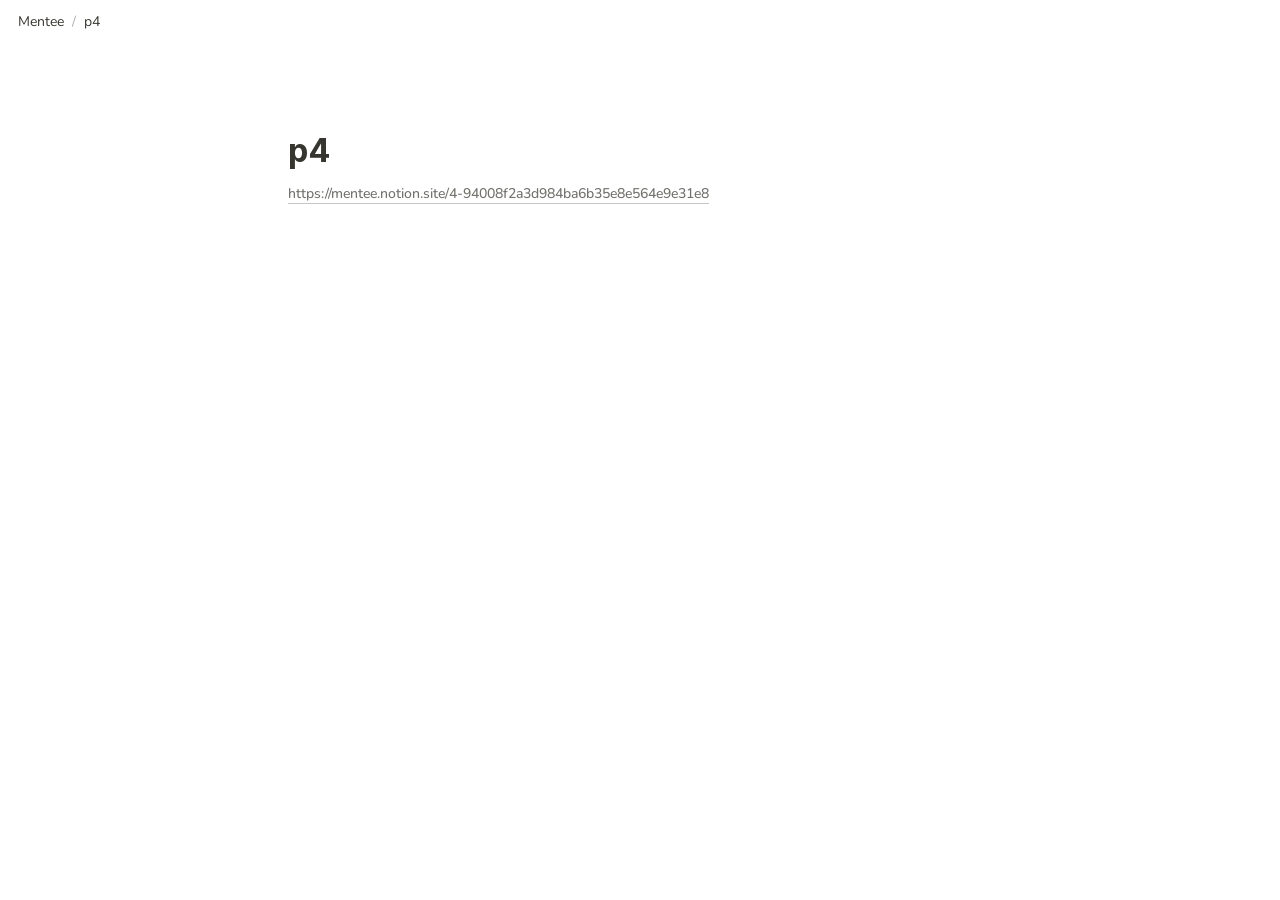
<file: p4.html>
<html class="notion-html"><head lang="en"><meta charset="utf-8"/><meta content="width=device-width,height=device-height,initial-scale=1,maximum-scale=1,user-scalable=no,viewport-fit=cover" name="viewport"/><title>p4</title><meta content="en_US" property="og:locale"/><link href="/images/favicon.ico" rel="shortcut icon" type="image/x-icon"/><link href="/images/logo-ios.png" rel="apple-touch-icon"/><meta content="yes" name="apple-mobile-web-app-capable"/><meta content="telephone=no" name="format-detection"/><meta content="no" name="msapplication-tap-highlight"/><link href="4c758603f1604611142662f0ddecadcb583394b5.css" media="print" rel="stylesheet"/><link href="eec36cffaa3d496662a5d4069ff20f584ed8b348.css" rel="stylesheet"/><meta content="Mentee site generated from a Notion.so page using Loconotion" name="Mentee"/><meta content="Mentee site generated from a Notion.so page using Loconotion." name="Mentee."/><link href="https://fonts.googleapis.com/css2?family=Inter:wght@500;600;700&amp;display=swap" rel="stylesheet"/><link href="https://fonts.googleapis.com/css2?family=Nunito:wght@500;600;700&amp;display=swap" rel="stylesheet"/><style type="text/css">.notion-page-block > div, .notion-collection_view_page-block > div[data-root] {font-family:Inter !important} .notion-header-block div, notion-page-content > notion-collection_view-block > div:first-child div {font-family:Inter !important} .notion-sub_header-block div {font-family:Inter !important} .notion-sub_sub_header-block div {font-family:Inter !important} div:not(.notion-code-block) {font-family:Nunito} </style><link href="e1d809d762eeca23edf0cb31bb17bf3c703085f5.css" rel="stylesheet"/><link href="25fa681d260293536d15994248f24a7f6e1a5f49.png" rel="icon" sizes="16x16" type="image/png"/></head><body class="notion-body"><style>body{background:#fff}body.dark{background:#2f3437}.initial-loading-spinner{-webkit-animation:rotate 1s linear infinite;animation:rotate 1s linear infinite;-webkit-transform-origin:center center;transform-origin:center center;width:1em;height:1em;opacity:.5;display:block;pointer-events:none}@-webkit-keyframes rotate{0%{-webkit-transform:rotate(0) translateZ(0);transform:rotate(0) translateZ(0)}100%{-webkit-transform:rotate(360deg) translateZ(0);transform:rotate(360deg) translateZ(0)}}@keyframes rotate{0%{-webkit-transform:rotate(0) translateZ(0);transform:rotate(0) translateZ(0)}100%{-webkit-transform:rotate(360deg) translateZ(0);transform:rotate(360deg) translateZ(0)}}</style><style id="scroll-properties">
			::-webkit-scrollbar {
				width: 10px;
				height: 10px;
			}
			::-webkit-scrollbar {
				background: transparent;
			}
			::-webkit-scrollbar-track {
				background: #EDECE9;
			}
			::-webkit-scrollbar-thumb {
				background:#D3D1CB;
			}
			::-webkit-scrollbar-thumb:hover {
				background:#AEACA6;
			}
		</style><div id="notion-app"><div class="notion-app-inner notion-light-theme" style='color: rgb(55, 53, 47); fill: currentcolor; line-height: 1.5; font-family: ui-sans-serif, -apple-system, BlinkMacSystemFont, "Segoe UI", Helvetica, "Apple Color Emoji", Arial, sans-serif, "Segoe UI Emoji", "Segoe UI Symbol"; -webkit-font-smoothing: auto;'><div class="notion-cursor-listener" style="width: 100vw; height: 100%; position: relative; display: flex; flex: 1 1 0%; background: white; cursor: text;"><div style="display: flex; flex-direction: column; width: 100%; overflow: hidden;"><div style="max-width: 100vw; z-index: 100; background: white; user-select: none;"><div class="notion-topbar" style="width: 100%; max-width: 100vw; height: 45px; opacity: 1; transition: opacity 700ms ease 0s, color 700ms ease 0s; position: relative;"><div style="display: flex; justify-content: space-between; align-items: center; overflow: hidden; height: 45px; padding-left: 12px; padding-right: 10px;"><div class="notranslate" style="display: flex; align-items: center; line-height: 1.2; font-size: 14px; height: 100%; flex-grow: 0; margin-right: 8px; min-width: 0px;"><div class="notion-selectable notion-page-block" data-block-id="b4696b13-6bd6-4623-8797-8621dc9c6265" style="display: flex; align-items: center; min-width: 0px;"><a href="index.html" rel="noopener noreferrer" style="display: flex; text-decoration: none; user-select: none; cursor: pointer; color: inherit; min-width: 0px;"><div class="notion-focusable" role="button" style="user-select: none; transition: background 20ms ease-in 0s; cursor: pointer; display: inline-flex; align-items: center; flex-shrink: 1; white-space: nowrap; height: 24px; border-radius: 3px; font-size: inherit; line-height: 1.2; min-width: 0px; padding-left: 6px; padding-right: 6px; color: rgb(55, 53, 47);" tabindex="0"><div style="display: flex; align-items: center; min-width: 0px;"><div class="notranslate" style="white-space: nowrap; overflow: hidden; text-overflow: ellipsis; max-width: 160px;">Mentee </div></div></div></a></div><span style="margin-left: 2px; margin-right: 2px; color: rgba(55, 53, 47, 0.4);">/</span><div aria-disabled="true" class="notion-focusable" role="button" style="user-select: none; transition: background 20ms ease-in 0s; display: inline-flex; align-items: center; flex-shrink: 1; white-space: nowrap; height: 24px; border-radius: 3px; font-size: 14px; line-height: 1.2; min-width: 0px; padding-left: 6px; padding-right: 6px; color: rgb(55, 53, 47);" tabindex="-1"><div class="notranslate" style="white-space: nowrap; overflow: hidden; text-overflow: ellipsis; max-width: 240px;">p4</div></div></div><div style="flex-grow: 1; flex-shrink: 1;"></div><div class="notion-focusable" role="button" style="user-select: none; transition: background 20ms ease-in 0s; cursor: pointer; display: inline-flex; align-items: center; flex-shrink: 0; white-space: nowrap; height: 28px; border-radius: 3px; font-size: 14px; line-height: 1.2; min-width: 0px; padding-left: 8px; padding-right: 8px; color: rgb(55, 53, 47);" tabindex="0"><svg class="searchNew" style="width: 14px; height: 14px; display: block; fill: inherit; flex-shrink: 0; backface-visibility: hidden; margin-right: 6px;" viewbox="0 0 17 17"><path d="M6.78027 13.6729C8.24805 13.6729 9.60156 13.1982 10.709 12.4072L14.875 16.5732C15.0684 16.7666 15.3232 16.8633 15.5957 16.8633C16.167 16.8633 16.5713 16.4238 16.5713 15.8613C16.5713 15.5977 16.4834 15.3516 16.29 15.1582L12.1504 11.0098C13.0205 9.86719 13.5391 8.45215 13.5391 6.91406C13.5391 3.19629 10.498 0.155273 6.78027 0.155273C3.0625 0.155273 0.0214844 3.19629 0.0214844 6.91406C0.0214844 10.6318 3.0625 13.6729 6.78027 13.6729ZM6.78027 12.2139C3.87988 12.2139 1.48047 9.81445 1.48047 6.91406C1.48047 4.01367 3.87988 1.61426 6.78027 1.61426C9.68066 1.61426 12.0801 4.01367 12.0801 6.91406C12.0801 9.81445 9.68066 12.2139 6.78027 12.2139Z"></path></svg>Search</div><div class="notion-focusable" role="button" style="user-select: none; transition: background 20ms ease-in 0s; cursor: pointer; display: flex; align-items: center; justify-content: center; width: 32px; height: 28px; border-radius: 3px;" tabindex="0"><svg class="dots" style="width: 18px; height: 18px; display: block; fill: inherit; flex-shrink: 0; backface-visibility: hidden;" viewbox="0 0 13 3"><g> <path d="M3,1.5A1.5,1.5,0,1,1,1.5,0,1.5,1.5,0,0,1,3,1.5Z"></path> <path d="M8,1.5A1.5,1.5,0,1,1,6.5,0,1.5,1.5,0,0,1,8,1.5Z"></path> <path d="M13,1.5A1.5,1.5,0,1,1,11.5,0,1.5,1.5,0,0,1,13,1.5Z"></path> </g></svg></div><div style="flex: 0 0 auto; width: 1px; height: 16px; margin-left: 8px; margin-right: 8px; background: rgba(55, 53, 47, 0.16);"></div><div class="notion-focusable" role="button" style="user-select: none; transition: background 20ms ease-in 0s; cursor: pointer; display: inline-flex; align-items: center; flex-shrink: 0; white-space: nowrap; height: 28px; border-radius: 3px; font-size: 14px; line-height: 1.2; min-width: 0px; padding-left: 8px; padding-right: 8px; color: rgb(55, 53, 47);" tabindex="0"><svg class="notionLogo" style="width: 18px; height: 18px; display: block; fill: inherit; flex-shrink: 0; backface-visibility: hidden; margin-right: 6px;" viewbox="0 0 120 126"><path d="M 20.6927 21.9315C 24.5836 25.0924 26.0432 24.8512 33.3492 24.3638L 102.228 20.2279C 103.689 20.2279 102.474 18.7705 101.987 18.5283L 90.5477 10.2586C 88.3558 8.55699 85.4356 6.60818 79.8387 7.09563L 13.1433 11.9602C 10.711 12.2014 10.2251 13.4175 11.1939 14.3924L 20.6927 21.9315ZM 24.8281 37.9835L 24.8281 110.456C 24.8281 114.351 26.7745 115.808 31.1553 115.567L 106.853 111.187C 111.236 110.946 111.724 108.267 111.724 105.103L 111.724 33.1169C 111.724 29.958 110.509 28.2544 107.826 28.4976L 28.721 33.1169C 25.8018 33.3622 24.8281 34.8225 24.8281 37.9835ZM 99.5567 41.8711C 100.042 44.0622 99.5567 46.2512 97.3618 46.4974L 93.7143 47.2241L 93.7143 100.728C 90.5477 102.43 87.6275 103.403 85.1942 103.403C 81.2983 103.403 80.3226 102.186 77.4044 98.54L 53.5471 61.087L 53.5471 97.3239L 61.0964 99.0275C 61.0964 99.0275 61.0964 103.403 55.0057 103.403L 38.2148 104.377C 37.727 103.403 38.2148 100.973 39.9179 100.486L 44.2996 99.2717L 44.2996 51.36L 38.2158 50.8725C 37.728 48.6815 38.9431 45.5225 42.3532 45.2773L 60.3661 44.0631L 85.1942 82.0036L 85.1942 48.4402L 78.864 47.7136C 78.3781 45.0351 80.3226 43.0902 82.7569 42.849L 99.5567 41.8711ZM 7.5434 5.39404L 76.9175 0.285276C 85.4366 -0.445402 87.6285 0.0440428 92.983 3.93368L 115.128 19.4982C 118.782 22.1747 120 22.9034 120 25.8211L 120 111.187C 120 116.537 118.051 119.701 111.237 120.185L 30.6734 125.05C 25.5584 125.294 23.124 124.565 20.4453 121.158L 4.13735 99.9994C 1.21516 96.1048 0 93.191 0 89.7819L 0 13.903C 0 9.5279 1.94945 5.8785 7.5434 5.39404Z"></path></svg>Try Notion</div></div></div><div style="width: calc(100% - 0px); user-select: none;"></div></div><div class="notion-frame" style="flex-grow: 0; flex-shrink: 1; display: flex; flex-direction: column; background: white; z-index: 1; height: calc(100vh - 45px); max-height: 100%; position: relative; width: 1920px;"><div class="notion-scroller vertical horizontal" style="display: flex; flex-direction: column; z-index: 1; flex-grow: 1; position: relative; align-items: center; overflow: auto; margin-right: 0px; margin-bottom: 0px;"><div class="pseudoSelection" contenteditable="false" data-content-editable-void="true" style="user-select: none; --pseudoSelection--background:transparent; width: 100%; display: flex; flex-direction: column; align-items: center; flex-shrink: 0; flex-grow: 0; z-index: 2;"></div><div style="width: 100%; background: white; display: flex; justify-content: center; z-index: 3; flex-shrink: 0;"><div style="max-width: 100%; min-width: 0px; width: 900px;"><div style="width: 100%; display: flex; flex-direction: column; align-items: center; flex-shrink: 0; flex-grow: 0;"><div style="max-width: 100%; padding-left: calc(96px + env(safe-area-inset-left)); width: 100%;"><div class="pseudoSelection" contenteditable="false" data-content-editable-void="true" style="user-select: none; --pseudoSelection--background:transparent; pointer-events: none;"><div class="notion-page-controls" style='display: flex; justify-content: flex-start; flex-wrap: wrap; margin-top: 80px; margin-bottom: 4px; margin-left: -1px; color: rgba(55, 53, 47, 0.4); font-family: ui-sans-serif, -apple-system, BlinkMacSystemFont, "Segoe UI", Helvetica, "Apple Color Emoji", Arial, sans-serif, "Segoe UI Emoji", "Segoe UI Symbol"; height: 24px; pointer-events: auto;'></div></div><div style="padding-right: calc(96px + env(safe-area-inset-right));"><div class="notion-selectable notion-page-block" data-block-id="94008f2a-3d98-4ba6-b35e-8e564e9e31e8" style='color: rgb(55, 53, 47); font-weight: 700; line-height: 1.2; font-size: 32px; font-family: ui-sans-serif, -apple-system, BlinkMacSystemFont, "Segoe UI", Helvetica, "Apple Color Emoji", Arial, sans-serif, "Segoe UI Emoji", "Segoe UI Symbol"; cursor: text; display: flex; align-items: center;'><div contenteditable="false" data-content-editable-leaf="true" placeholder="Untitled" spellcheck="true" style="max-width: 100%; width: 100%; white-space: pre-wrap; word-break: break-word; caret-color: rgb(55, 53, 47); padding: 3px 2px;">p4</div></div></div></div></div><div style="width: 100%; display: flex; flex-direction: column; align-items: center; flex-shrink: 0; flex-grow: 0;"><div contenteditable="false" data-content-editable-void="true" style="padding-left: calc(96px + env(safe-area-inset-left)); padding-right: calc(96px + env(safe-area-inset-right)); max-width: 100%; width: 100%;"></div></div></div></div><div style="display: flex; width: 100%; justify-content: center; padding-top: 5px;"><div style="max-width: 100%; min-width: 0px; width: 900px; padding-right: 0px;"><div class="notion-page-content" style="flex-shrink: 0; flex-grow: 1; max-width: 100%; display: flex; align-items: flex-start; flex-direction: column; font-size: 14px; line-height: 1.5; width: 100%; z-index: 4; padding-left: calc(96px + env(safe-area-inset-left)); padding-right: calc(96px + env(safe-area-inset-right)); padding-bottom: 30vh;"><div class="notion-selectable notion-text-block" data-block-id="9353a7b6-c6f3-4ba3-9489-dcdc757e31c3" style="width: 100%; max-width: 1718px; margin-top: 2px; margin-bottom: 0px;"><div style="color: inherit; fill: inherit;"><div style="display: flex;"><div contenteditable="false" data-content-editable-leaf="true" placeholder=" " spellcheck="true" style="max-width: 100%; width: 100%; white-space: pre-wrap; word-break: break-word; caret-color: rgb(55, 53, 47); padding: 3px 2px;"><a class="notion-link-token notion-enable-hover" data-token-index="0" href="p4.html" rel="noopener noreferrer" style="cursor:pointer;color:inherit;word-wrap:break-word;font-weight:500;text-decoration:inherit" target="_blank"><span class="link-annotation-9353a7b6-c6f3-4ba3-9489-dcdc757e31c3--713280143" style="border-bottom:0.05em solid;border-color:rgba(55,53,47,0.4);opacity:0.7">https://mentee.notion.site/4-94008f2a3d984ba6b35e8e564e9e31e8</span></a></div></div></div></div></div></div><div contenteditable="false" data-content-editable-void="true" style="width: 0px;"><div style="height: 100%; display: none; flex-shrink: 0; pointer-events: none; width: 0px; position: absolute; right: 192px; opacity: 0;"><div style="display: flex; flex-direction: column; padding: 5px 16px; width: 340px; flex-shrink: 0; height: 100%; position: relative; pointer-events: none; z-index: 1;"><div style="position: absolute; pointer-events: none; width: 100%; height: 100%; top: -5px; background: linear-gradient(white 0px, rgba(255, 255, 255, 0) 15px);"></div></div></div></div></div><div class="notion-presence-container" style="position: absolute; top: 0px; left: 0px; pointer-events: none; z-index: 1;"><div></div></div></div><div style="position: absolute; top: 0px; left: 0px;"><div></div></div></div></div></div></div></div><textarea style="opacity: 0; pointer-events: none; position: fixed; left: 0px; top: 0px;"></textarea><textarea style="opacity: 0; pointer-events: none; position: fixed; left: 0px; top: 0px;"></textarea><div style="width: env(safe-area-inset-bottom);"></div><script src="1172e9111a5fb396bcb8a05870b5eabf8abf221c.js" type="text/javascript"></script><script src="489a694de0008f42a0762669a806a9b7ee1d7e3d.js" type="text/javascript"></script></body></html>
</file>
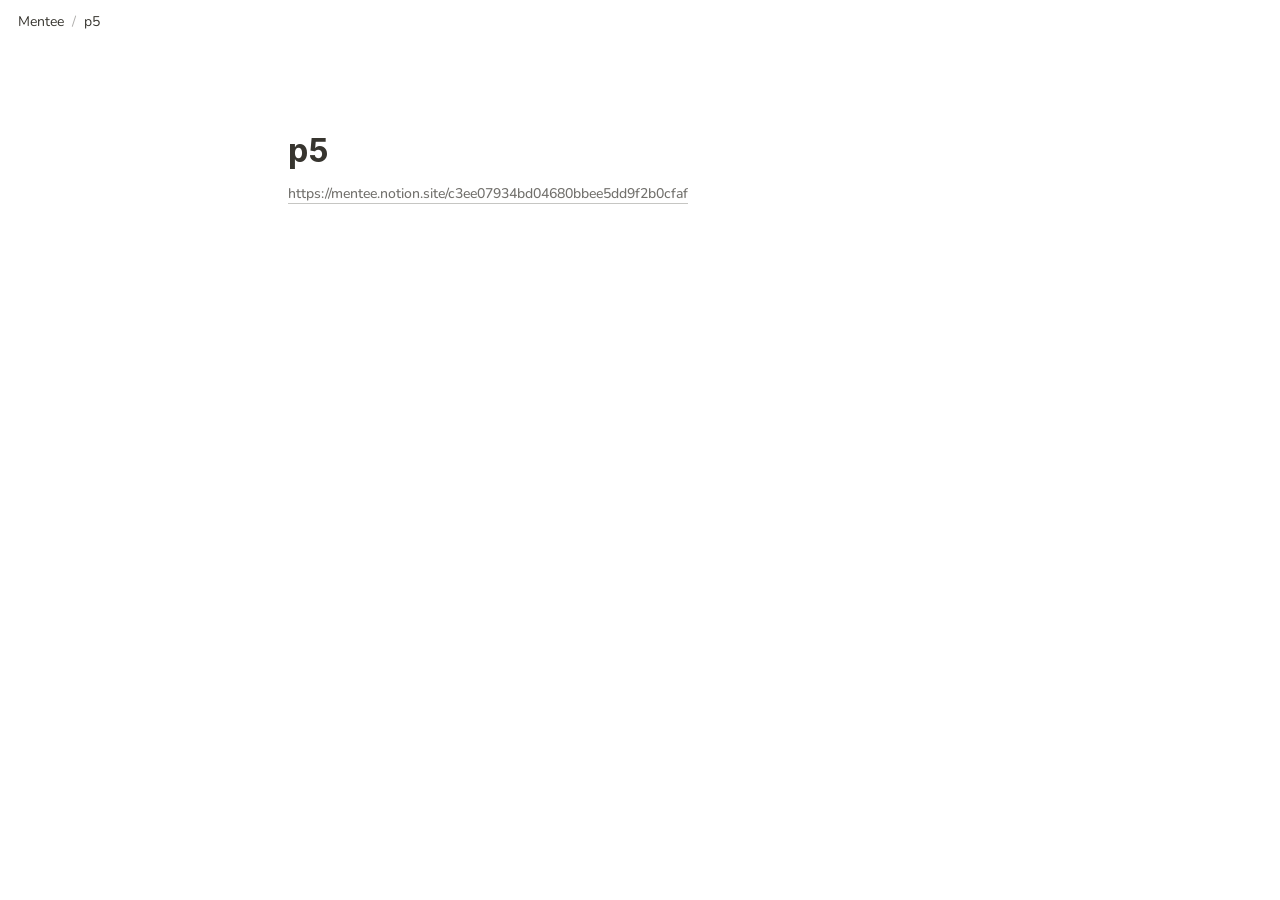
<file: p5.html>
<html class="notion-html"><head lang="en"><meta charset="utf-8"/><meta content="width=device-width,height=device-height,initial-scale=1,maximum-scale=1,user-scalable=no,viewport-fit=cover" name="viewport"/><title>p5</title><meta content="en_US" property="og:locale"/><link href="/images/favicon.ico" rel="shortcut icon" type="image/x-icon"/><link href="/images/logo-ios.png" rel="apple-touch-icon"/><meta content="yes" name="apple-mobile-web-app-capable"/><meta content="telephone=no" name="format-detection"/><meta content="no" name="msapplication-tap-highlight"/><link href="4c758603f1604611142662f0ddecadcb583394b5.css" media="print" rel="stylesheet"/><link href="eec36cffaa3d496662a5d4069ff20f584ed8b348.css" rel="stylesheet"/><meta content="Mentee site generated from a Notion.so page using Loconotion" name="Mentee"/><meta content="Mentee site generated from a Notion.so page using Loconotion." name="Mentee."/><link href="https://fonts.googleapis.com/css2?family=Inter:wght@500;600;700&amp;display=swap" rel="stylesheet"/><link href="https://fonts.googleapis.com/css2?family=Nunito:wght@500;600;700&amp;display=swap" rel="stylesheet"/><style type="text/css">.notion-page-block > div, .notion-collection_view_page-block > div[data-root] {font-family:Inter !important} .notion-header-block div, notion-page-content > notion-collection_view-block > div:first-child div {font-family:Inter !important} .notion-sub_header-block div {font-family:Inter !important} .notion-sub_sub_header-block div {font-family:Inter !important} div:not(.notion-code-block) {font-family:Nunito} </style><link href="e1d809d762eeca23edf0cb31bb17bf3c703085f5.css" rel="stylesheet"/><link href="25fa681d260293536d15994248f24a7f6e1a5f49.png" rel="icon" sizes="16x16" type="image/png"/></head><body class="notion-body"><style>body{background:#fff}body.dark{background:#2f3437}.initial-loading-spinner{-webkit-animation:rotate 1s linear infinite;animation:rotate 1s linear infinite;-webkit-transform-origin:center center;transform-origin:center center;width:1em;height:1em;opacity:.5;display:block;pointer-events:none}@-webkit-keyframes rotate{0%{-webkit-transform:rotate(0) translateZ(0);transform:rotate(0) translateZ(0)}100%{-webkit-transform:rotate(360deg) translateZ(0);transform:rotate(360deg) translateZ(0)}}@keyframes rotate{0%{-webkit-transform:rotate(0) translateZ(0);transform:rotate(0) translateZ(0)}100%{-webkit-transform:rotate(360deg) translateZ(0);transform:rotate(360deg) translateZ(0)}}</style><style id="scroll-properties">
			::-webkit-scrollbar {
				width: 10px;
				height: 10px;
			}
			::-webkit-scrollbar {
				background: transparent;
			}
			::-webkit-scrollbar-track {
				background: #EDECE9;
			}
			::-webkit-scrollbar-thumb {
				background:#D3D1CB;
			}
			::-webkit-scrollbar-thumb:hover {
				background:#AEACA6;
			}
		</style><div id="notion-app"><div class="notion-app-inner notion-light-theme" style='color: rgb(55, 53, 47); fill: currentcolor; line-height: 1.5; font-family: ui-sans-serif, -apple-system, BlinkMacSystemFont, "Segoe UI", Helvetica, "Apple Color Emoji", Arial, sans-serif, "Segoe UI Emoji", "Segoe UI Symbol"; -webkit-font-smoothing: auto;'><div class="notion-cursor-listener" style="width: 100vw; height: 100%; position: relative; display: flex; flex: 1 1 0%; background: white; cursor: text;"><div style="display: flex; flex-direction: column; width: 100%; overflow: hidden;"><div style="max-width: 100vw; z-index: 100; background: white; user-select: none;"><div class="notion-topbar" style="width: 100%; max-width: 100vw; height: 45px; opacity: 1; transition: opacity 700ms ease 0s, color 700ms ease 0s; position: relative;"><div style="display: flex; justify-content: space-between; align-items: center; overflow: hidden; height: 45px; padding-left: 12px; padding-right: 10px;"><div class="notranslate" style="display: flex; align-items: center; line-height: 1.2; font-size: 14px; height: 100%; flex-grow: 0; margin-right: 8px; min-width: 0px;"><div class="notion-selectable notion-page-block" data-block-id="b4696b13-6bd6-4623-8797-8621dc9c6265" style="display: flex; align-items: center; min-width: 0px;"><a href="index.html" rel="noopener noreferrer" style="display: flex; text-decoration: none; user-select: none; cursor: pointer; color: inherit; min-width: 0px;"><div class="notion-focusable" role="button" style="user-select: none; transition: background 20ms ease-in 0s; cursor: pointer; display: inline-flex; align-items: center; flex-shrink: 1; white-space: nowrap; height: 24px; border-radius: 3px; font-size: inherit; line-height: 1.2; min-width: 0px; padding-left: 6px; padding-right: 6px; color: rgb(55, 53, 47);" tabindex="0"><div style="display: flex; align-items: center; min-width: 0px;"><div class="notranslate" style="white-space: nowrap; overflow: hidden; text-overflow: ellipsis; max-width: 160px;">Mentee </div></div></div></a></div><span style="margin-left: 2px; margin-right: 2px; color: rgba(55, 53, 47, 0.4);">/</span><div aria-disabled="true" class="notion-focusable" role="button" style="user-select: none; transition: background 20ms ease-in 0s; display: inline-flex; align-items: center; flex-shrink: 1; white-space: nowrap; height: 24px; border-radius: 3px; font-size: 14px; line-height: 1.2; min-width: 0px; padding-left: 6px; padding-right: 6px; color: rgb(55, 53, 47);" tabindex="-1"><div class="notranslate" style="white-space: nowrap; overflow: hidden; text-overflow: ellipsis; max-width: 240px;">p5</div></div></div><div style="flex-grow: 1; flex-shrink: 1;"></div><div class="notion-focusable" role="button" style="user-select: none; transition: background 20ms ease-in 0s; cursor: pointer; display: inline-flex; align-items: center; flex-shrink: 0; white-space: nowrap; height: 28px; border-radius: 3px; font-size: 14px; line-height: 1.2; min-width: 0px; padding-left: 8px; padding-right: 8px; color: rgb(55, 53, 47);" tabindex="0"><svg class="searchNew" style="width: 14px; height: 14px; display: block; fill: inherit; flex-shrink: 0; backface-visibility: hidden; margin-right: 6px;" viewbox="0 0 17 17"><path d="M6.78027 13.6729C8.24805 13.6729 9.60156 13.1982 10.709 12.4072L14.875 16.5732C15.0684 16.7666 15.3232 16.8633 15.5957 16.8633C16.167 16.8633 16.5713 16.4238 16.5713 15.8613C16.5713 15.5977 16.4834 15.3516 16.29 15.1582L12.1504 11.0098C13.0205 9.86719 13.5391 8.45215 13.5391 6.91406C13.5391 3.19629 10.498 0.155273 6.78027 0.155273C3.0625 0.155273 0.0214844 3.19629 0.0214844 6.91406C0.0214844 10.6318 3.0625 13.6729 6.78027 13.6729ZM6.78027 12.2139C3.87988 12.2139 1.48047 9.81445 1.48047 6.91406C1.48047 4.01367 3.87988 1.61426 6.78027 1.61426C9.68066 1.61426 12.0801 4.01367 12.0801 6.91406C12.0801 9.81445 9.68066 12.2139 6.78027 12.2139Z"></path></svg>Search</div><div class="notion-focusable" role="button" style="user-select: none; transition: background 20ms ease-in 0s; cursor: pointer; display: flex; align-items: center; justify-content: center; width: 32px; height: 28px; border-radius: 3px;" tabindex="0"><svg class="dots" style="width: 18px; height: 18px; display: block; fill: inherit; flex-shrink: 0; backface-visibility: hidden;" viewbox="0 0 13 3"><g> <path d="M3,1.5A1.5,1.5,0,1,1,1.5,0,1.5,1.5,0,0,1,3,1.5Z"></path> <path d="M8,1.5A1.5,1.5,0,1,1,6.5,0,1.5,1.5,0,0,1,8,1.5Z"></path> <path d="M13,1.5A1.5,1.5,0,1,1,11.5,0,1.5,1.5,0,0,1,13,1.5Z"></path> </g></svg></div><div style="flex: 0 0 auto; width: 1px; height: 16px; margin-left: 8px; margin-right: 8px; background: rgba(55, 53, 47, 0.16);"></div><div class="notion-focusable" role="button" style="user-select: none; transition: background 20ms ease-in 0s; cursor: pointer; display: inline-flex; align-items: center; flex-shrink: 0; white-space: nowrap; height: 28px; border-radius: 3px; font-size: 14px; line-height: 1.2; min-width: 0px; padding-left: 8px; padding-right: 8px; color: rgb(55, 53, 47);" tabindex="0"><svg class="notionLogo" style="width: 18px; height: 18px; display: block; fill: inherit; flex-shrink: 0; backface-visibility: hidden; margin-right: 6px;" viewbox="0 0 120 126"><path d="M 20.6927 21.9315C 24.5836 25.0924 26.0432 24.8512 33.3492 24.3638L 102.228 20.2279C 103.689 20.2279 102.474 18.7705 101.987 18.5283L 90.5477 10.2586C 88.3558 8.55699 85.4356 6.60818 79.8387 7.09563L 13.1433 11.9602C 10.711 12.2014 10.2251 13.4175 11.1939 14.3924L 20.6927 21.9315ZM 24.8281 37.9835L 24.8281 110.456C 24.8281 114.351 26.7745 115.808 31.1553 115.567L 106.853 111.187C 111.236 110.946 111.724 108.267 111.724 105.103L 111.724 33.1169C 111.724 29.958 110.509 28.2544 107.826 28.4976L 28.721 33.1169C 25.8018 33.3622 24.8281 34.8225 24.8281 37.9835ZM 99.5567 41.8711C 100.042 44.0622 99.5567 46.2512 97.3618 46.4974L 93.7143 47.2241L 93.7143 100.728C 90.5477 102.43 87.6275 103.403 85.1942 103.403C 81.2983 103.403 80.3226 102.186 77.4044 98.54L 53.5471 61.087L 53.5471 97.3239L 61.0964 99.0275C 61.0964 99.0275 61.0964 103.403 55.0057 103.403L 38.2148 104.377C 37.727 103.403 38.2148 100.973 39.9179 100.486L 44.2996 99.2717L 44.2996 51.36L 38.2158 50.8725C 37.728 48.6815 38.9431 45.5225 42.3532 45.2773L 60.3661 44.0631L 85.1942 82.0036L 85.1942 48.4402L 78.864 47.7136C 78.3781 45.0351 80.3226 43.0902 82.7569 42.849L 99.5567 41.8711ZM 7.5434 5.39404L 76.9175 0.285276C 85.4366 -0.445402 87.6285 0.0440428 92.983 3.93368L 115.128 19.4982C 118.782 22.1747 120 22.9034 120 25.8211L 120 111.187C 120 116.537 118.051 119.701 111.237 120.185L 30.6734 125.05C 25.5584 125.294 23.124 124.565 20.4453 121.158L 4.13735 99.9994C 1.21516 96.1048 0 93.191 0 89.7819L 0 13.903C 0 9.5279 1.94945 5.8785 7.5434 5.39404Z"></path></svg>Try Notion</div></div></div><div style="width: calc(100% - 0px); user-select: none;"></div></div><div class="notion-frame" style="flex-grow: 0; flex-shrink: 1; display: flex; flex-direction: column; background: white; z-index: 1; height: calc(100vh - 45px); max-height: 100%; position: relative; width: 1920px;"><div class="notion-scroller vertical horizontal" style="display: flex; flex-direction: column; z-index: 1; flex-grow: 1; position: relative; align-items: center; overflow: auto; margin-right: 0px; margin-bottom: 0px;"><div class="pseudoSelection" contenteditable="false" data-content-editable-void="true" style="user-select: none; --pseudoSelection--background:transparent; width: 100%; display: flex; flex-direction: column; align-items: center; flex-shrink: 0; flex-grow: 0; z-index: 2;"></div><div style="width: 100%; background: white; display: flex; justify-content: center; z-index: 3; flex-shrink: 0;"><div style="max-width: 100%; min-width: 0px; width: 900px;"><div style="width: 100%; display: flex; flex-direction: column; align-items: center; flex-shrink: 0; flex-grow: 0;"><div style="max-width: 100%; padding-left: calc(96px + env(safe-area-inset-left)); width: 100%;"><div class="pseudoSelection" contenteditable="false" data-content-editable-void="true" style="user-select: none; --pseudoSelection--background:transparent; pointer-events: none;"><div class="notion-page-controls" style='display: flex; justify-content: flex-start; flex-wrap: wrap; margin-top: 80px; margin-bottom: 4px; margin-left: -1px; color: rgba(55, 53, 47, 0.4); font-family: ui-sans-serif, -apple-system, BlinkMacSystemFont, "Segoe UI", Helvetica, "Apple Color Emoji", Arial, sans-serif, "Segoe UI Emoji", "Segoe UI Symbol"; height: 24px; pointer-events: auto;'></div></div><div style="padding-right: calc(96px + env(safe-area-inset-right));"><div class="notion-selectable notion-page-block" data-block-id="c3ee0793-4bd0-4680-bbee-5dd9f2b0cfaf" style='color: rgb(55, 53, 47); font-weight: 700; line-height: 1.2; font-size: 32px; font-family: ui-sans-serif, -apple-system, BlinkMacSystemFont, "Segoe UI", Helvetica, "Apple Color Emoji", Arial, sans-serif, "Segoe UI Emoji", "Segoe UI Symbol"; cursor: text; display: flex; align-items: center;'><div contenteditable="false" data-content-editable-leaf="true" placeholder="Untitled" spellcheck="true" style="max-width: 100%; width: 100%; white-space: pre-wrap; word-break: break-word; caret-color: rgb(55, 53, 47); padding: 3px 2px;">p5</div></div></div></div></div><div style="width: 100%; display: flex; flex-direction: column; align-items: center; flex-shrink: 0; flex-grow: 0;"><div contenteditable="false" data-content-editable-void="true" style="padding-left: calc(96px + env(safe-area-inset-left)); padding-right: calc(96px + env(safe-area-inset-right)); max-width: 100%; width: 100%;"></div></div></div></div><div style="display: flex; width: 100%; justify-content: center; padding-top: 5px;"><div style="max-width: 100%; min-width: 0px; width: 900px; padding-right: 0px;"><div class="notion-page-content" style="flex-shrink: 0; flex-grow: 1; max-width: 100%; display: flex; align-items: flex-start; flex-direction: column; font-size: 14px; line-height: 1.5; width: 100%; z-index: 4; padding-left: calc(96px + env(safe-area-inset-left)); padding-right: calc(96px + env(safe-area-inset-right)); padding-bottom: 30vh;"><div class="notion-selectable notion-text-block" data-block-id="9120dc1a-409b-4204-b837-c0a83609fd1f" style="width: 100%; max-width: 1718px; margin-top: 2px; margin-bottom: 1px;"><div style="color: inherit; fill: inherit;"><div style="display: flex;"><div contenteditable="false" data-content-editable-leaf="true" placeholder=" " spellcheck="true" style="max-width: 100%; width: 100%; white-space: pre-wrap; word-break: break-word; caret-color: rgb(55, 53, 47); padding: 3px 2px;"><a class="notion-link-token notion-enable-hover" data-token-index="0" href="p5.html" rel="noopener noreferrer" style="cursor:pointer;color:inherit;word-wrap:break-word;font-weight:500;text-decoration:inherit" target="_blank"><span class="link-annotation-9120dc1a-409b-4204-b837-c0a83609fd1f--270953197" style="border-bottom:0.05em solid;border-color:rgba(55,53,47,0.4);opacity:0.7">https://mentee.notion.site/c3ee07934bd04680bbee5dd9f2b0cfaf</span></a></div></div></div></div><div class="notion-selectable notion-text-block" data-block-id="6c34f20a-dae8-4bd1-9d24-5e1131f79e85" style="width: 100%; max-width: 1718px; margin-top: 1px; margin-bottom: 0px;"><div style="color: inherit; fill: inherit;"><div style="display: flex;"><div contenteditable="false" data-content-editable-leaf="true" placeholder=" " spellcheck="true" style="max-width: 100%; width: 100%; white-space: pre-wrap; word-break: break-word; caret-color: rgb(55, 53, 47); padding: 3px 2px; min-height: 1em; color: rgb(55, 53, 47); -webkit-text-fill-color: rgba(55, 53, 47, 0.4);"></div></div></div></div></div></div><div contenteditable="false" data-content-editable-void="true" style="width: 0px;"><div style="height: 100%; display: none; flex-shrink: 0; pointer-events: none; width: 0px; position: absolute; right: 192px; opacity: 0;"><div style="display: flex; flex-direction: column; padding: 5px 16px; width: 340px; flex-shrink: 0; height: 100%; position: relative; pointer-events: none; z-index: 1;"><div style="position: absolute; pointer-events: none; width: 100%; height: 100%; top: -5px; background: linear-gradient(white 0px, rgba(255, 255, 255, 0) 15px);"></div></div></div></div></div><div class="notion-presence-container" style="position: absolute; top: 0px; left: 0px; pointer-events: none; z-index: 1;"><div></div></div></div><div style="position: absolute; top: 0px; left: 0px;"><div></div></div></div></div></div></div></div><textarea style="opacity: 0; pointer-events: none; position: fixed; left: 0px; top: 0px;"></textarea><textarea style="opacity: 0; pointer-events: none; position: fixed; left: 0px; top: 0px;"></textarea><div style="width: env(safe-area-inset-bottom);"></div><script src="1172e9111a5fb396bcb8a05870b5eabf8abf221c.js" type="text/javascript"></script><script src="489a694de0008f42a0762669a806a9b7ee1d7e3d.js" type="text/javascript"></script></body></html>
</file>
<file: 4c758603f1604611142662f0ddecadcb583394b5.css>
html, body, #notion-app {
    height: auto !important;
    overflow: auto !important;
    font-size: 14px !important;
    -webkit-print-color-adjust: exact;
    padding: 0 !important;
    margin: 0 !important
    }
.notion-help-button, .notion-print-ignore, .notion-overlay-container, .notion-sidebar-container, .notion-presence-container, .notion-topbar, .notion-topbar-export-popup, .notion-selectable-halo, .notion-help-button, .notion-page-controls {
    display: none !important
    }
.notion-frame {
    width: 100% !important;
    height: auto !important;
    border: none !important;
    padding: 0 !important;
    margin: 0 !important;
    -webkit-print-color-adjust: exact
    }
.notion-scroller {
    height: auto !important;
    width: 100% !important;
    max-height: none !important;
    max-width: none !important;
    overflow: visible !important;
    padding: 0 !important;
    margin: 0 !important;
    /* Remove the extra padding when the screen is wide. */
    display: block !important
    }
html {
    height: auto !important;
    overflow: auto !important;
    font-size: 14px !important
    }
.notion-invoice {
    height: auto !important
    }
.notion-code-block > div {
    white-space: normal !important
    }
.notion-selectable {
    page-break-inside: avoid;
    -webkit-region-break-inside: avoid;
    position: relative;
    overflow: initial;
    min-height: 0;
    max-width: none !important
    }
.notion-page-content {
    display: block !important;
    width: 100% !important;
    position: relative;
    overflow: initial;
    min-height: 0
    }
@page {
    size: auto;
    margin: 20mm 0 20mm 0
    }
</file>
<file: eec36cffaa3d496662a5d4069ff20f584ed8b348.css>
/*!****************************************************************************!*\
  !*** css ./node_modules/css-loader/dist/cjs.js!./src/client/css/fonts.css ***!
  \****************************************************************************/
@font-face {
    font-family: "Lyon-Text";
    src: url(lyon-text-regular-3be84b20b1d9ff1e3456b0a220ae449b.woff);
    font-style: normal;
    font-weight: 400
    }
@font-face {
    font-family: "Lyon-Text";
    src: url(lyon-text-regular-italic-437d32a42fc5b8268bb4a1e0cc8b363f.woff);
    font-style: italic;
    font-weight: 400
    }
@font-face {
    font-family: "Lyon-Text";
    src: url(lyon-text-semibold-acb7f110189034ff6a1afa4b730be0ed.woff);
    font-style: normal;
    font-weight: 600
    }
@font-face {
    font-family: "Lyon-Text";
    src: url(lyon-text-semibold-italic-1f81a2f93060f05edd7f078ac91f25e6.woff);
    font-style: italic;
    font-weight: 600
    }
@font-face {
    font-family: "iawriter-mono";
    src: url(iawriter-mono-regular-4b73d071988a4f1cd2283524716ad970.woff);
    font-style: normal;
    font-weight: 400
    }
@font-face {
    font-family: "iawriter-mono";
    src: url(iawriter-mono-italic-d5d3224c1377168e261efc6aa0ce89c6.woff);
    font-style: italic;
    font-weight: 400
    }
@font-face {
    font-family: "iawriter-mono";
    src: url(iawriter-mono-bold-eb96a5e539892d26cf8b0cb2367e3580.woff);
    font-style: normal;
    font-weight: 600
    }
@font-face {
    font-family: "iawriter-mono";
    src: url(iawriter-mono-bold-italic-743b231fa82483406c79a00fa1f12fe8.woff);
    font-style: italic;
    font-weight: 600
    }
@font-face {
    font-family: "inter";
    src: url(inter-ui-regular-3ae6a7d3890c33d857fc00bd2e4c4820.woff);
    font-style: normal;
    font-weight: 400
    }
@font-face {
    font-family: "inter";
    src: url(inter-ui-medium-95b8a98959d1af9ab432d7ffe295ef94.woff);
    font-style: normal;
    font-weight: 500
    }
@font-face {
    font-family: "inter";
    src: url(inter-ui-semibold-19b57197b819695d334b9961ee41910e.woff);
    font-style: normal;
    font-weight: 600
    }
@font-face {
    font-family: "inter";
    src: url(inter-ui-bold-001893789f7f342b520f29ac8af7d6ca.woff);
    font-style: normal;
    font-weight: 700
    }
@font-face {
    font-family: "permanent-marker";
    src: url(permanent-marker-a6d62939e7c920a184ddddcf4149e62c.woff);
    font-style: normal;
    font-weight: 400
    }
/*!****************************************************************************!*\
  !*** css ./node_modules/css-loader/dist/cjs.js!./src/client/css/katex.css ***!
  \****************************************************************************/
.notion-frame .katex-display .katex {
    padding-right: 32px
    }
/* Make KaTeX responsive to smaller screens */
.notion-frame .katex > .katex-html {
    white-space: normal
    }
.notion-frame .katex-display .base {
    margin-top: 2px;
    margin-bottom: 2px
    }
.notion-frame .notion-text-equation-token .katex {
    /* katex.css sets this to 1.2, which causes baseline jitter. */
    line-height: 1
    }
/*!********************************************************************************!*\
  !*** css ./node_modules/css-loader/dist/cjs.js!./src/client/css/normalize.css ***!
  \********************************************************************************/
/*! normalize.css v3.0.2 | MIT License | git.io/normalize */
/**
 * 1. Set default font family to sans-serif.
 * 2. Prevent iOS text size adjust after orientation change, without disabling
 *    user zoom.
 */
html {
    font-family: sans-serif;
    /* 1 */
    -ms-text-size-adjust: 100%;
    /* 2 */
    -webkit-text-size-adjust: 100%;
    /* 2 */
    }
/**
 * Remove default margin.
 */
body {
    margin: 0
    }
/* HTML5 display definitions
   ========================================================================== */
/**
 * Correct `block` display not defined for any HTML5 element in IE 8/9.
 * Correct `block` display not defined for `details` or `summary` in IE 10/11
 * and Firefox.
 * Correct `block` display not defined for `main` in IE 11.
 */
article, aside, details, figcaption, figure, footer, header, hgroup, main, menu, nav, section, summary {
    display: block
    }
/**
 * 1. Correct `inline-block` display not defined in IE 8/9.
 * 2. Normalize vertical alignment of `progress` in Chrome, Firefox, and Opera.
 */
audio, canvas, progress, video {
    display: inline-block;
    /* 1 */
    vertical-align: baseline;
    /* 2 */
    }
/**
 * Prevent modern browsers from displaying `audio` without controls.
 * Remove excess height in iOS 5 devices.
 */
audio:not([controls]) {
    display: none;
    height: 0
    }
/**
 * Address `[hidden]` styling not present in IE 8/9/10.
 * Hide the `template` element in IE 8/9/11, Safari, and Firefox < 22.
 */
[hidden], template {
    display: none
    }
/* Links
   ========================================================================== */
/**
 * Remove the gray background color from active links in IE 10.
 */
a {
    background-color: transparent
    }
/**
 * Improve readability when hovered and also mouse hovered in all browsers.
 */
a:active, a:hover {
    outline: 0
    }
/* Text-level semantics
   ========================================================================== */
/**
 * Address styling not present in IE 8/9/10/11, Safari, and Chrome.
 */
abbr[title] {
    border-bottom: 1px dotted
    }
/**
 * Address style set to `bolder` in Firefox 4+, Safari, and Chrome.
 */
b, strong {
    font-weight: bold
    }
/**
 * Address styling not present in Safari and Chrome.
 */
dfn {
    font-style: italic
    }
/**
 * Address variable `h1` font-size and margin within `section` and `article`
 * contexts in Firefox 4+, Safari, and Chrome.
 */
h1 {
    font-size: 2em;
    margin: 0.67em 0
    }
/**
 * Address styling not present in IE 8/9.
 */
mark {
    background: #ff0;
    color: #000
    }
/**
 * Address inconsistent and variable font size in all browsers.
 */
small {
    font-size: 80%
    }
/**
 * Prevent `sub` and `sup` affecting `line-height` in all browsers.
 */
sub, sup {
    font-size: 75%;
    line-height: 0;
    position: relative;
    vertical-align: baseline
    }
sup {
    top: -0.5em
    }
sub {
    bottom: -0.25em
    }
/* Embedded content
   ========================================================================== */
/**
 * Remove border when inside `a` element in IE 8/9/10.
 */
img {
    border: 0
    }
/**
 * Correct overflow not hidden in IE 9/10/11.
 */
svg:not(:root) {
    overflow: hidden
    }
/* Grouping content
   ========================================================================== */
/**
 * Address margin not present in IE 8/9 and Safari.
 */
figure {
    margin: 1em 40px
    }
/**
 * Address differences between Firefox and other browsers.
 */
hr {
    -moz-box-sizing: content-box;
    box-sizing: content-box;
    height: 0
    }
/**
 * Contain overflow in all browsers.
 */
/*pre {
  overflow: auto;
}*/
/**
 * Address odd `em`-unit font size rendering in all browsers.
 */
code, kbd, pre, samp {
    font-family: inherit
    }
/* Forms
   ========================================================================== */
/**
 * Known limitation: by default, Chrome and Safari on OS X allow very limited
 * styling of `select`, unless a `border` property is set.
 */
/**
 * 1. Correct color not being inherited.
 *    Known issue: affects color of disabled elements.
 * 2. Correct font properties not being inherited.
 * 3. Address margins set differently in Firefox 4+, Safari, and Chrome.
 */
button, input, optgroup, select, textarea {
    color: inherit;
    /* 1 */
    font: inherit;
    /* 2 */
    margin: 0;
    /* 3 */
    }
/**
 * Address `overflow` set to `hidden` in IE 8/9/10/11.
 */
button {
    overflow: visible
    }
/**
 * Address inconsistent `text-transform` inheritance for `button` and `select`.
 * All other form control elements do not inherit `text-transform` values.
 * Correct `button` style inheritance in Firefox, IE 8/9/10/11, and Opera.
 * Correct `select` style inheritance in Firefox.
 */
button, select {
    text-transform: none
    }
/**
 * 1. Avoid the WebKit bug in Android 4.0.* where (2) destroys native `audio`
 *    and `video` controls.
 * 2. Correct inability to style clickable `input` types in iOS.
 * 3. Improve usability and consistency of cursor style between image-type
 *    `input` and others.
 */
button, html input[type="button"], /* 1 */input[type="reset"], input[type="submit"] {
    -webkit-appearance: button;
    /* 2 */
    cursor: pointer;
    /* 3 */
    }
/**
 * Re-set default cursor for disabled elements.
 */
button[disabled], html input[disabled] {
    cursor: default
    }
/**
 * Remove inner padding and border in Firefox 4+.
 */
button::-moz-focus-inner, input::-moz-focus-inner {
    border: 0;
    padding: 0
    }
/**
 * Address Firefox 4+ setting `line-height` on `input` using `!important` in
 * the UA stylesheet.
 */
/*
input {
  line-height: normal;
}*/
/**
 * It's recommended that you don't attempt to style these elements.
 * Firefox's implementation doesn't respect box-sizing, padding, or width.
 *
 * 1. Address box sizing set to `content-box` in IE 8/9/10.
 * 2. Remove excess padding in IE 8/9/10.
 */
input[type="checkbox"], input[type="radio"] {
    box-sizing: border-box;
    /* 1 */
    padding: 0;
    /* 2 */
    }
/**
 * Fix the cursor style for Chrome's increment/decrement buttons. For certain
 * `font-size` values of the `input`, it causes the cursor style of the
 * decrement button to change from `default` to `text`.
 */
input[type="number"]::-webkit-inner-spin-button, input[type="number"]::-webkit-outer-spin-button {
    height: auto
    }
/**
 * 1. Address `appearance` set to `searchfield` in Safari and Chrome.
 * 2. Address `box-sizing` set to `border-box` in Safari and Chrome
 *    (include `-moz` to future-proof).
 */
input[type="search"] {
    -webkit-appearance: textfield;
    /* 1 */
    -moz-box-sizing: content-box;
    -webkit-box-sizing: content-box;
    /* 2 */
    box-sizing: content-box
    }
/**
 * Remove inner padding and search cancel button in Safari and Chrome on OS X.
 * Safari (but not Chrome) clips the cancel button when the search input has
 * padding (and `textfield` appearance).
 */
input[type="search"]::-webkit-search-cancel-button, input[type="search"]::-webkit-search-decoration {
    -webkit-appearance: none
    }
/**
 * Define consistent border, margin, and padding.
 */
fieldset {
    border: 1px solid #c0c0c0;
    margin: 0 2px;
    padding: 0.35em 0.625em 0.75em
    }
/**
 * 1. Correct `color` not being inherited in IE 8/9/10/11.
 * 2. Remove padding so people aren't caught out if they zero out fieldsets.
 */
legend {
    border: 0;
    /* 1 */
    padding: 0;
    /* 2 */
    }
/**
 * Remove default vertical scrollbar in IE 8/9/10/11.
 */
textarea {
    overflow: auto
    }
/**
 * Don't inherit the `font-weight` (applied by a rule above).
 * NOTE: the default cannot safely be changed in Chrome and Safari on OS X.
 */
optgroup {
    font-weight: bold
    }
/* Tables
   ========================================================================== */
/**
 * Remove most spacing between table cells.
 */
table {
    border-collapse: collapse;
    border-spacing: 0
    }
td, th {
    padding: 0
    }
/*!*****************************************************************************!*\
  !*** css ./node_modules/css-loader/dist/cjs.js!./src/client/css/notion.css ***!
  \*****************************************************************************/
/* ==================================================================== */
/* Hover Feedback */
/* ==================================================================== */
.notion-link {
    transition: 100ms ease-in
    }
.notion-link:hover {
    color: #2eaadc !important;
    /* Front red color. */
    }
.notion-mobile-tapping {
    opacity: 0.6
    }
.notion-reminder.notion-enable-hover:hover {
    text-decoration: underline
    }
.notion-token-remove-button:hover {
    opacity: 0.8
    }
.notion-notion-external-object, .notion-page-mention-token {
    box-shadow: 0 0 0 3px rgba(148, 148, 148, 0)
    }
.notion-page-mention-token.notion-enable-hover:hover, .notion-external-object-token.notion-enable-hover:hover {
    cursor: pointer !important;
    background: rgba(148, 148, 148, 0.15);
    box-shadow: 0 0 0 3px rgba(148, 148, 148, 0.15);
    border-radius: 1px
    }
/* required to correctly highlight the icons within a page/external object
mention token. */
.notion-page-mention-token::selection, .notion-external-object-token::selection {
    background: rgba(46, 170, 220, 0.2)
    }
/* ==================================================================== */
/* Focus Feedback */
/* ==================================================================== */
.notion-focusable {
    transition: box-shadow 300ms
    }
/* NOTE: do not try to combine these next two rules, if you do, it will
   break the blue focus ring on Safari */
.notion-focusable-within:focus-within {
    box-shadow: rgba(46, 170, 220, 0.7) 0 0 0 1px inset, rgba(46, 170, 220, 0.4) 0 0 0 2px !important
    }
.notion-focusable:focus-visible {
    box-shadow: rgba(46, 170, 220, 0.7) 0 0 0 1px inset, rgba(46, 170, 220, 0.4) 0 0 0 2px !important
    }
/* ==================================================================== */
/* Cursor */
/* ==================================================================== */
.notion-cursor-default {
    cursor: default
    }
.notion-cursor-pointer {
    cursor: pointer
    }
.notion-sidebar-container, .notion-topbar {
    cursor: default
    }
.notion-disable-local-cursor .notion-sidebar-container, .notion-disable-local-cursor .notion-topbar, .notion-disable-local-cursor .notion-cursor-default, .notion-disable-local-cursor .notion-cursor-pointer {
    cursor: inherit
    }
.notion-disable-webkit-user-select, .notion-disable-webkit-user-select * {
    -webkit-user-select: none
    }
#notion-app a {
    cursor: inherit
    }
/* ==================================================================== */
/* Animation */
/* ==================================================================== */
.notion-fadein {
    animation: fadein ease-in 330ms
    }
.notion-fadein-fast {
    animation: fadein ease-in 230ms
    }
.notion-fadein-slow {
    animation: fadein ease-in 600ms
    }
@keyframes fadein {
    from {
        opacity: 0;
        } to {
        opacity: 1;
        }
    }
/* ==================================================================== */
/* Overwrite for CodeBlock */
/* ==================================================================== */
.line-numbers .line-numbers-rows {
    border-right: none !important
    }
.line-numbers-rows > span:before {
    color: #ccc !important
    }
/* ==================================================================== */
/* Mobile.
/* ==================================================================== */
.notion-mobile * {
    /* Remove the tap highlight */
    -webkit-tap-highlight-color: transparent
    }
/* - Disable the bouncy scrolling in OSX. */
/* - Let the main scroller to handle scrolling */
html.notion-html, body.notion-body, #notion-app {
    height: 100vh;
    overflow: hidden;
    position: relative;
    background-color: transparent
    }
.notion-app-inner {
    height: 100%
    }
html.notion-mobile:not(.notion-front-page) div:not([contenteditable]) {
    -webkit-user-select: none
    }
html.notion-mobile:not(.notion-front-page) body:not(.notion-disable-webkit-user-select) [contenteditable] {
    -webkit-user-select: text
    }
/* Front page allow the scroll bounce */
html.notion-front-page, html.notion-front-page body, html.notion-front-page #notion-app {
    height: initial;
    overflow-x: initial;
    overflow-y: initial;
    background: #fffefc;
    /* Same as front bg in colors.ts */
    }
/* Disable scroll */
html.notion-front-page body.disable-scroll {
    overflow: hidden
    }
html.notion-front-page .notion-app-inner {
    height: initial
    }
/* ==================================================================== */
/* Contenteditable placeholders.
/* ==================================================================== */
[contenteditable]:empty:after, .forcePlaceholder:after {
    content: attr(placeholder)
    }
/* ==================================================================== */
/* Intercom.
/* ==================================================================== */
#intercom-container {
    /* On top of OverlayContainer. */
    z-index: 1000 !important
    }
/* ==================================================================== */
/* Prism.
/* ==================================================================== */
.token.operator.operator {
    background: transparent
    }
/* ==================================================================== */
/* Loading Spinner.
/* ==================================================================== */
.loading-spinner {
    -webkit-animation: rotate 1000ms linear infinite;
    animation: rotate 1000ms linear infinite;
    -webkit-transform-origin: center center;
    transform-origin: center center;
    width: 1em;
    height: 1em;
    opacity: 0.5;
    display: block;
    pointer-events: none
    }
@-webkit-keyframes rotate {
    0% {
        -webkit-transform: rotate(0deg) translateZ(0);
        transform: rotate(0deg) translateZ(0);
        } 100% {
        -webkit-transform: rotate(360deg) translateZ(0);
        transform: rotate(360deg) translateZ(0);
        }
    }
@keyframes rotate {
    0% {
        -webkit-transform: rotate(0deg) translateZ(0);
        transform: rotate(0deg) translateZ(0);
        } 100% {
        -webkit-transform: rotate(360deg) translateZ(0);
        transform: rotate(360deg) translateZ(0);
        }
    }
/* ==================================================================== */
/* Sidebar loading skeleton shimmer
/* ==================================================================== */
.notion-sidebar-loading-skeleton-shimmer {
    overflow: hidden;
    position: relative
    }
.notion-sidebar-loading-skeleton-shimmer::before {
    content: "";
    position: absolute;
    height: 100%;
    width: 100%;
    z-index: 1;
    animation: shimmer 1s infinite
    }
.notion-light-theme .notion-sidebar-loading-skeleton-shimmer::before {
    background: linear-gradient(90deg, rgba(255, 255, 255, 0) 0%, rgba(255, 255, 255, 0.4) 50%, rgba(255, 255, 255, 0) 100%)
    }
.notion-dark-theme .notion-sidebar-loading-skeleton-shimmer::before {
    background: linear-gradient(90deg, rgba(86, 86, 86, 0) 0%, rgba(86, 86, 86, 0.4) 50%, rgba(86, 86, 86, 0) 100%)
    }
@keyframes shimmer {
    0% {
        transform: translateX(-100%);
        } 100% {
        transform: translateX(100%);
        }
    }
/* ==================================================================== */
/* Front pages.
/* ==================================================================== */
.notion-quote {
    position: relative
    }
.notion-quote::before {
    content: "“";
    position: absolute;
    left: -0.5em;
    opacity: 0.6
    }
.notion-quote::after {
    content: "”";
    margin-left: 0.1em;
    opacity: 0.6
    }
@media only screen and (max-width: 1020px) {
    .br-desktop {
        display: none
        }
    }
/* ==================================================================== */
/* Admin.
/* ==================================================================== */
.pretty-json-container .variable-value > * > * {
    cursor: pointer !important
    }
/* ==================================================================== */
/* Editor force select hack (see Editable.tsx).
/* ==================================================================== */
.editor-force-select {
    user-select: auto !important;
    -webkit-user-select: auto !important;
    -moz-user-select: auto !important
    }
/* ==================================================================== */
/* width-max-content polyfill.
/* ==================================================================== */
.width-max-content {
    width: max-content;
    width: -moz-max-content;
    /* Firefox/Gecko */
    width: -webkit-max-content;
    /* Chrome */
    }
/* ==================================================================== */
/* hidden.
/* ==================================================================== */
.hidden {
    display: none !important
    }
/* ==================================================================== */
/* input-hide-arrows.
/* ==================================================================== */
/* Chrome, Safari, Edge, Opera */
input.input-hide-arrows::-webkit-outer-spin-button, input.input-hide-arrows::-webkit-inner-spin-button {
    -webkit-appearance: none;
    margin: 0
    }
/* Firefox */
input[type="number"].input-hide-arrows {
    -moz-appearance: textfield
    }
@keyframes leftOrRight {
    from {
        left: -50%;
        } to {
        left: 250%;
        }
    }
/* ==================================================================== */
/* Customizable class utilities.
 * see shared/cssHelpers.ts
 *
 * Use css variables to customize styles for pesudoselectors we
 * can't easily target from inline style properties.
 *
 * Each class defined below should be added to customizableClassnameHelpers.ts.
 * For each CSS property, use var(`--${className}--${propertyName}`) as the value.
 *
 * We use camelCase names here so they're easier to write in Typescript.
 * TODO: use something like linaria to automate this shenanigans.
/* ==================================================================== */
/** Conditional style when self is contentEditable */
/** Conditional style when a content-editable root is editable */
/** Conditional style when an element is or is inside a focused contentEditable. */
/*!*************************************************************************************!*\
  !*** css ./node_modules/css-loader/dist/cjs.js!./src/client/css/react-datetime.css ***!
  \*************************************************************************************/
/*!
 * https://github.com/arqex/react-datetime
 */
.rdt {
    position: relative;
    -webkit-user-select: none
    }
.rdtPicker {
    display: none;
    position: absolute;
    width: 100%;
    margin-top: 1px;
    background: #fff;
    box-shadow: 0 1px 3px rgba(0, 0, 0, 0.1)
    }
.rdtOpen .rdtPicker {
    display: block
    }
.rdtStatic .rdtPicker {
    box-shadow: none;
    position: static
    }
.rdtPicker .rdtTimeToggle {
    text-align: center
    }
.rdtPicker table {
    width: 100%;
    margin: 0
    }
.rdtPicker td, .rdtPicker th {
    text-align: center;
    height: 28px
    }
.rdtPicker td.rdtDay:hover, .rdtPicker td.rdtToday:hover, .rdtPicker td.rdtHour:hover, .rdtPicker td.rdtMinute:hover, .rdtPicker td.rdtSecond:hover, .rdtPicker .rdtTimeToggle:hover {
    background: #eee;
    cursor: pointer
    }
.rdtPicker td.rdtOld, .rdtPicker td.rdtNew {
    color: #999
    }
.rdtPicker td.rdtToday {
    position: relative
    }
.rdtPicker td.rdtToday:before {
    content: "";
    display: inline-block;
    border-left: 7px solid transparent;
    border-bottom: 7px solid #428bca;
    border-top-color: rgba(0, 0, 0, 0.2);
    position: absolute;
    bottom: 4px;
    right: 4px
    }
.rdtPicker td.rdtActive, .rdtPicker td.rdtActive:hover {
    background-color: #428bca;
    color: #fff;
    text-shadow: 0 -1px 0 rgba(0, 0, 0, 0.25)
    }
.rdtPicker td.rdtActive.rdtToday:before {
    border-bottom-color: #fff
    }
.rdtPicker td.rdtDisabled, .rdtPicker td.rdtDisabled:hover {
    background: none;
    color: #999;
    cursor: not-allowed
    }
.rdtPicker td span.rdtOld {
    color: #999
    }
.rdtPicker td span.rdtDisabled, .rdtPicker td span.rdtDisabled:hover {
    background: none;
    color: #999;
    cursor: not-allowed
    }
.rdtPicker .dow {
    width: 14.2857%;
    border-bottom: none
    }
.rdtPicker th.rdtSwitch {
    width: 100px
    }
.rdtPicker th.rdtNext, .rdtPicker th.rdtPrev {
    font-size: 21px;
    vertical-align: top
    }
.rdtPicker th.rdtDisabled, .rdtPicker th.rdtDisabled:hover {
    background: none;
    color: #999;
    cursor: not-allowed
    }
.rdtPicker thead tr:first-child th {
    cursor: pointer
    }
.rdtPicker thead tr:first-child th:hover {
    background: #eee
    }
.rdtPicker tfoot {
    border-top: 1px solid #f9f9f9
    }
.rdtPicker button {
    border: none;
    background: none;
    cursor: pointer
    }
.rdtPicker button:hover {
    background-color: #eee
    }
.rdtPicker thead button {
    width: 100%;
    height: 100%
    }
td.rdtMonth, td.rdtYear {
    height: 50px;
    width: 25%;
    cursor: pointer
    }
td.rdtMonth:hover, td.rdtYear:hover {
    background: #eee
    }
.rdtCounters {
    display: inline-block
    }
.rdtCounters > div {
    float: left
    }
.rdtCounter {
    height: 100px
    }
.rdtCounter {
    width: 40px
    }
.rdtCounterSeparator {
    line-height: 100px
    }
.rdtCounter .rdtBtn {
    height: 40%;
    line-height: 40px;
    cursor: pointer
    }
.rdtCounter .rdtBtn:hover {
    background: #eee
    }
.rdtCounter .rdtCount {
    height: 20%;
    font-size: 1.2em
    }
.rdtMilli {
    vertical-align: middle;
    padding-left: 8px;
    width: 48px
    }
.rdtMilli input {
    width: 100%;
    font-size: 1.2em;
    margin-top: 37px
    }
/*!****************************************************************************!*\
  !*** css ./node_modules/css-loader/dist/cjs.js!./src/client/css/reset.css ***!
  \****************************************************************************/
*, *:focus {
    outline: 0
    }
* {
    box-sizing: border-box
    }
table > tr {
    vertical-align: top
    }
/* Input placeholder style. Match the opacity with style/base.ts .*/
::-webkit-input-placeholder {
    /* Safari, Chrome and Opera */
    color: inherit;
    opacity: 0.375
    }
::-webkit-contacts-auto-fill-button {
    visibility: hidden;
    display: none !important;
    pointer-events: none;
    position: absolute;
    right: 0
    }
:-moz-placeholder {
    /* Firefox 18- */
    color: inherit;
    opacity: 0.375
    }
::-moz-placeholder {
    /* Firefox 19+ */
    color: inherit;
    opacity: 0.375
    }
:-ms-input-placeholder {
    /* IE 10+ */
    color: inherit;
    opacity: 0.375
    }
::-ms-input-placeholder {
    /* Edge */
    color: inherit;
    opacity: 0.375
    }
*::selection {
    /* Notion brand blue */
    background: rgba(45, 170, 219, 0.3)
    }
#notion-app b {
    font-weight: 600
    }
[contenteditable] {
    -webkit-tap-highlight-color: transparent
    }
/*!*******************************************************************************!*\
  !*** css ./node_modules/css-loader/dist/cjs.js!./src/client/css/tutorial.css ***!
  \*******************************************************************************/
@keyframes pulse-ring {
    0% {
        transform: scale(0.33);
        } 80%, 100% {
        opacity: 0;
        }
    }
@keyframes pulse-dot {
    0% {
        transform: scale(0.8);
        } 50% {
        transform: scale(1);
        } 100% {
        transform: scale(0.8);
        }
    }
@keyframes bounce-left {
    0% {
        transform: translateX(-200%);
        } 25% {
        transform: translateX(-199%);
        } 100% {
        transform: translateX(0%);
        }
    }
/*!********************************************************************************!*\
  !*** css ./node_modules/css-loader/dist/cjs.js!./src/client/css/keyframes.css ***!
  \********************************************************************************/
/* Onboarding animations */
@keyframes pulsing-button-border {
    0% {
        border-color: rgba(46, 170, 220, 1);
        } 50% {
        border-color: rgba(46, 170, 220, 0);
        } 100% {
        border-color: rgba(46, 170, 220, 1);
        }
    }
@keyframes pulsing-button {
    0% {
        filter: brightness(1);
        } 50% {
        filter: brightness(1.15);
        } 100% {
        filter: brightness(1);
        }
    }
/*!****************************************************************************!*\
  !*** css ./node_modules/css-loader/dist/cjs.js!./src/client/css/front.css ***!
  \****************************************************************************/
.front-fadein-slow {
    animation: fadein ease-in 500ms
    }
.front-fadein-fast {
    animation: fadein ease-in 150ms
    }
/*!*************************************************************************************!*\
  !*** css ./node_modules/css-loader/dist/cjs.js!./src/client/css/hide-scrollbar.css ***!
  \*************************************************************************************/
/**
 * Utility to hide scrollbars while retaining scroll functionality.
 * This can't be done with React inline styles because of the
 * ::-webkit-scrollbar pseudo-element selector.
*/
.hide-scrollbar {
    /* Hide scrollbars in IE 10+. */
    -ms-overflow-style: none;
    /* Hide scrollbar in FF. */
    scrollbar-width: none
    }
/* Hide scrollbar for Chrome/Safari/Webkit browsers. */
.hide-scrollbar::-webkit-scrollbar {
    width: 0 !important;
    height: 0 !important
    }
/*!****************************************************************************!*\
  !*** css ./node_modules/css-loader/dist/cjs.js!./src/client/css/prism.css ***!
  \****************************************************************************/
/* WARNING: This is a generated file. Do not touch! */
/* Run `notion build-prism` to rebuild. */
/**
 * prism.js default theme for JavaScript, CSS and HTML
 * Based on dabblet (http://dabblet.com)
 * @author Lea Verou
 */
.notion-light-theme code[class*="language-"], .notion-light-theme pre[class*="language-"] {
    color: black;
    background: none;
    text-shadow: 0 1px white;
    font-family: Consolas, Monaco, "Andale Mono", "Ubuntu Mono", monospace;
    font-size: 1em;
    text-align: left;
    white-space: pre;
    word-spacing: normal;
    word-break: normal;
    word-wrap: normal;
    line-height: 1.5;
    -moz-tab-size: 4;
    -o-tab-size: 4;
    tab-size: 4;
    -webkit-hyphens: none;
    -moz-hyphens: none;
    -ms-hyphens: none;
    hyphens: none
    }
.notion-light-theme pre[class*="language-"]::-moz-selection, .notion-light-theme pre[class*="language-"] ::-moz-selection, .notion-light-theme code[class*="language-"]::-moz-selection, .notion-light-theme code[class*="language-"] ::-moz-selection {
    text-shadow: none;
    background: #b3d4fc
    }
.notion-light-theme pre[class*="language-"]::selection, .notion-light-theme pre[class*="language-"] ::selection, .notion-light-theme code[class*="language-"]::selection, .notion-light-theme code[class*="language-"] ::selection {
    text-shadow: none;
    background: #b3d4fc
    }
@media print {
    .notion-light-theme code[class*="language-"], .notion-light-theme pre[class*="language-"] {
        text-shadow: none
        }
    }
/* Code blocks */
.notion-light-theme pre[class*="language-"] {
    padding: 1em;
    margin: 0.5em 0;
    overflow: auto
    }
.notion-light-theme :not(pre) > code[class*="language-"], .notion-light-theme pre[class*="language-"] {
    background: #f5f2f0
    }
/* Inline code */
.notion-light-theme :not(pre) > code[class*="language-"] {
    padding: 0.1em;
    border-radius: 0.3em;
    white-space: normal
    }
.notion-light-theme .token.comment, .notion-light-theme .token.prolog, .notion-light-theme .token.doctype, .notion-light-theme .token.cdata {
    color: slategray
    }
.notion-light-theme .token.punctuation {
    color: #999
    }
.notion-light-theme .token.namespace {
    opacity: 0.7
    }
.notion-light-theme .token.property, .notion-light-theme .token.tag, .notion-light-theme .token.boolean, .notion-light-theme .token.number, .notion-light-theme .token.constant, .notion-light-theme .token.symbol, .notion-light-theme .token.deleted {
    color: #905
    }
.notion-light-theme .token.selector, .notion-light-theme .token.attr-name, .notion-light-theme .token.string, .notion-light-theme .token.char, .notion-light-theme .token.builtin, .notion-light-theme .token.inserted {
    color: #690
    }
.notion-light-theme .token.operator, .notion-light-theme .token.entity, .notion-light-theme .token.url, .notion-light-theme .language-css .token.string, .notion-light-theme .style .token.string {
    color: #9a6e3a;
    /* This background color was intended by the author of this theme. */
    background: hsla(0, 0%, 100%, 0.5)
    }
.notion-light-theme .token.atrule, .notion-light-theme .token.attr-value, .notion-light-theme .token.keyword {
    color: #07a
    }
.notion-light-theme .token.function, .notion-light-theme .token.class-name {
    color: #DD4A68
    }
.notion-light-theme .token.regex, .notion-light-theme .token.important, .notion-light-theme .token.variable {
    color: #e90
    }
.notion-light-theme .token.important, .notion-light-theme .token.bold {
    font-weight: bold
    }
.notion-light-theme .token.italic {
    font-style: italic
    }
.notion-light-theme .token.entity {
    cursor: help
    }
/**
 * prism.js Dark theme for JavaScript, CSS and HTML
 * Based on the slides of the talk “/Reg(exp){2}lained/”
 * @author Lea Verou
 */
.notion-dark-theme code[class*="language-"], .notion-dark-theme pre[class*="language-"] {
    color: white;
    background: none;
    text-shadow: 0 -0.1em 0.2em black;
    font-family: Consolas, Monaco, "Andale Mono", "Ubuntu Mono", monospace;
    font-size: 1em;
    text-align: left;
    white-space: pre;
    word-spacing: normal;
    word-break: normal;
    word-wrap: normal;
    line-height: 1.5;
    -moz-tab-size: 4;
    -o-tab-size: 4;
    tab-size: 4;
    -webkit-hyphens: none;
    -moz-hyphens: none;
    -ms-hyphens: none;
    hyphens: none
    }
@media print {
    .notion-dark-theme code[class*="language-"], .notion-dark-theme pre[class*="language-"] {
        text-shadow: none
        }
    }
.notion-dark-theme pre[class*="language-"], .notion-dark-theme :not(pre) > code[class*="language-"] {
    background: hsl(30, 20%, 25%)
    }
/* Code blocks */
.notion-dark-theme pre[class*="language-"] {
    padding: 1em;
    margin: 0.5em 0;
    overflow: auto;
    border: 0.3em solid hsl(30, 20%, 40%);
    border-radius: 0.5em;
    box-shadow: 1px 1px 0.5em black inset
    }
/* Inline code */
.notion-dark-theme :not(pre) > code[class*="language-"] {
    padding: 0.15em 0.2em 0.05em;
    border-radius: 0.3em;
    border: 0.13em solid hsl(30, 20%, 40%);
    box-shadow: 1px 1px 0.3em -0.1em black inset;
    white-space: normal
    }
.notion-dark-theme .token.comment, .notion-dark-theme .token.prolog, .notion-dark-theme .token.doctype, .notion-dark-theme .token.cdata {
    color: hsl(30, 20%, 50%)
    }
.notion-dark-theme .token.punctuation {
    opacity: 0.7
    }
.notion-dark-theme .token.namespace {
    opacity: 0.7
    }
.notion-dark-theme .token.property, .notion-dark-theme .token.tag, .notion-dark-theme .token.boolean, .notion-dark-theme .token.number, .notion-dark-theme .token.constant, .notion-dark-theme .token.symbol {
    color: hsl(350, 40%, 70%)
    }
.notion-dark-theme .token.selector, .notion-dark-theme .token.attr-name, .notion-dark-theme .token.string, .notion-dark-theme .token.char, .notion-dark-theme .token.builtin, .notion-dark-theme .token.inserted {
    color: hsl(75, 70%, 60%)
    }
.notion-dark-theme .token.operator, .notion-dark-theme .token.entity, .notion-dark-theme .token.url, .notion-dark-theme .language-css .token.string, .notion-dark-theme .style .token.string, .notion-dark-theme .token.variable {
    color: hsl(40, 90%, 60%)
    }
.notion-dark-theme .token.atrule, .notion-dark-theme .token.attr-value, .notion-dark-theme .token.keyword {
    color: hsl(350, 40%, 70%)
    }
.notion-dark-theme .token.regex, .notion-dark-theme .token.important {
    color: #e90
    }
.notion-dark-theme .token.important, .notion-dark-theme .token.bold {
    font-weight: bold
    }
.notion-dark-theme .token.italic {
    font-style: italic
    }
.notion-dark-theme .token.entity {
    cursor: help
    }
.notion-dark-theme .token.deleted {
    color: red
    }
/*!***********************************************************************************************!*\
  !*** css ./node_modules/css-loader/dist/cjs.js!./node_modules/react-day-picker/lib/style.css ***!
  \***********************************************************************************************/
/* DayPicker styles */
.DayPicker {
    display: inline-block;
    font-size: 1rem
    }
.DayPicker-wrapper {
    position: relative;
    flex-direction: row;
    padding-bottom: 1em;
    -webkit-user-select: none;
    -moz-user-select: none;
    -ms-user-select: none;
    user-select: none
    }
.DayPicker-Months {
    display: flex;
    flex-wrap: wrap;
    justify-content: center
    }
.DayPicker-Month {
    display: table;
    margin: 0 1em;
    margin-top: 1em;
    border-spacing: 0;
    border-collapse: collapse;
    -webkit-user-select: none;
    -moz-user-select: none;
    -ms-user-select: none;
    user-select: none
    }
.DayPicker-NavButton {
    position: absolute;
    top: 1em;
    right: 1.5em;
    left: auto;
    display: inline-block;
    margin-top: 2px;
    width: 1.25em;
    height: 1.25em;
    background-position: center;
    background-size: 50%;
    background-repeat: no-repeat;
    color: #8B9898;
    cursor: pointer
    }
.DayPicker-NavButton:hover {
    opacity: 0.8
    }
.DayPicker-NavButton--prev {
    margin-right: 1.5em;
    background-image: url("[data-uri]")
    }
.DayPicker-NavButton--next {
    background-image: url("[data-uri]")
    }
.DayPicker-NavButton--interactionDisabled {
    display: none
    }
.DayPicker-Caption {
    display: table-caption;
    margin-bottom: 0.5em;
    padding: 0 0.5em;
    text-align: left
    }
.DayPicker-Caption > div {
    font-weight: 500;
    font-size: 1.15em
    }
.DayPicker-Weekdays {
    display: table-header-group;
    margin-top: 1em
    }
.DayPicker-WeekdaysRow {
    display: table-row
    }
.DayPicker-Weekday {
    display: table-cell;
    padding: 0.5em;
    color: #8B9898;
    text-align: center;
    font-size: 0.875em
    }
.DayPicker-Weekday abbr[title] {
    border-bottom: none;
    text-decoration: none
    }
.DayPicker-Body {
    display: table-row-group
    }
.DayPicker-Week {
    display: table-row
    }
.DayPicker-Day {
    display: table-cell;
    padding: 0.5em;
    border-radius: 50%;
    vertical-align: middle;
    text-align: center;
    cursor: pointer
    }
.DayPicker-WeekNumber {
    display: table-cell;
    padding: 0.5em;
    min-width: 1em;
    border-right: 1px solid #EAECEC;
    color: #8B9898;
    vertical-align: middle;
    text-align: right;
    font-size: 0.75em;
    cursor: pointer
    }
.DayPicker--interactionDisabled .DayPicker-Day {
    cursor: default
    }
.DayPicker-Footer {
    padding-top: 0.5em
    }
.DayPicker-TodayButton {
    border: none;
    background-color: transparent;
    background-image: none;
    box-shadow: none;
    color: #4A90E2;
    font-size: 0.875em;
    cursor: pointer
    }
/* Default modifiers */
.DayPicker-Day--today {
    color: #D0021B;
    font-weight: 700
    }
.DayPicker-Day--outside {
    color: #8B9898;
    cursor: default
    }
.DayPicker-Day--disabled {
    color: #DCE0E0;
    cursor: default;
    /* background-color: #eff1f1; */
    }
/* Example modifiers */
.DayPicker-Day--sunday {
    background-color: #F7F8F8
    }
.DayPicker-Day--sunday:not(.DayPicker-Day--today) {
    color: #DCE0E0
    }
.DayPicker-Day--selected:not(.DayPicker-Day--disabled):not(.DayPicker-Day--outside) {
    position: relative;
    background-color: #4A90E2;
    color: #F0F8FF
    }
.DayPicker-Day--selected:not(.DayPicker-Day--disabled):not(.DayPicker-Day--outside):hover {
    background-color: #51A0FA
    }
.DayPicker:not(.DayPicker--interactionDisabled) .DayPicker-Day:not(.DayPicker-Day--disabled):not(.DayPicker-Day--selected):not(.DayPicker-Day--outside):hover {
    background-color: #F0F8FF
    }
/* DayPickerInput */
.DayPickerInput {
    display: inline-block
    }
.DayPickerInput-OverlayWrapper {
    position: relative
    }
.DayPickerInput-Overlay {
    position: absolute;
    left: 0;
    z-index: 1;
    background: white;
    box-shadow: 0 2px 5px rgba(0, 0, 0, 0.15)
    }
/*!***************************************************************************************!*\
  !*** css ./node_modules/css-loader/dist/cjs.js!./src/client/css/react-day-picker.css ***!
  \***************************************************************************************/
/* =============================================================================

	react-day-picker.css.
	Prefix everything with #notion-app to increase the precedence of these rules
	so they will always override the default CSS regardless of the order in which
	they are concatenated.

// ========================================================================== */
/* =============================================================================
	Desktop Styles.
============================================================================= */
#notion-app .DayPicker-Day {
    border-radius: 3px
    }
#notion-app .DayPicker-Day.DayPicker-Day--range {
    border-radius: 0
    }
#notion-app .DayPicker-Day.DayPicker-Day--range.DayPicker-Day--start {
    border-top-left-radius: 3px;
    border-bottom-left-radius: 3px
    }
#notion-app .DayPicker-Day.DayPicker-Day--range.DayPicker-Day--end {
    border-top-right-radius: 3px;
    border-bottom-right-radius: 3px
    }
#notion-app .DayPicker-Day.DayPicker-Day--range.DayPicker-Day--start.DayPicker-Day--end {
    border-radius: 3px
    }
#notion-app .DayPicker-Day--selected:not(.DayPicker-Day--disabled):not(.DayPicker-Day--outside), #notion-app .DayPicker-Day--value:not(.DayPicker-Day--disabled):not(.DayPicker-Day--outside) {
    background: rgb(45, 170, 219);
    /* Notion blue */
    color: #fff
    }
#notion-app .DayPicker:not(.DayPicker--interactionDisabled) .DayPicker-Day--outside:hover, #notion-app .DayPicker:not(.DayPicker--interactionDisabled) .DayPicker-Day:not(.DayPicker-Day--disabled):not(.DayPicker-Day--selected):not(.DayPicker-Day--value):not(.DayPicker-Day--start):not(.DayPicker-Day--end):hover {
    background-color: rgba(45, 156, 219, 0.2);
    border-radius: 3px;
    cursor: pointer
    }
#notion-app .DayPicker-Months {
    font-size: 14px
    }
#notion-app .DayPicker-Day--today:not(.DayPicker-Day--selected):not(.DayPicker-Day--value):not(.DayPicker-Day--start):not(.DayPicker-Day--end) {
    position: relative;
    color: white;
    z-index: 1
    }
#notion-app .DayPicker-Day--today {
    color: inherit
    }
#notion-app .DayPicker-Day--today:not(.DayPicker-Day--selected):not(.DayPicker-Day--value):not(.DayPicker-Day--start):not(.DayPicker-Day--end)::after {
    content: "";
    display: block;
    width: 26px;
    height: 26px;
    background: rgb(235, 87, 87);
    border-radius: 100%;
    position: absolute;
    left: 50%;
    top: 50%;
    transform: translate3d(-50%, -50%, 0);
    z-index: -1
    }
#notion-app .DayPicker-Caption > div {
    font-size: 14px;
    font-weight: 500
    }
#notion-app .DayPicker-Month {
    margin: 0
    }
#notion-app .DayPicker-wrapper {
    padding-bottom: 0
    }
#notion-app .DayPicker-Week, #notion-app .DayPicker-WeekdaysRow {
    display: flex
    }
#notion-app .DayPicker-Weekdays {
    display: block;
    margin-top: 0
    }
#notion-app .DayPicker-Caption {
    margin-bottom: 8px
    }
#notion-app .DayPicker-Weekday, #notion-app .DayPicker-Day {
    display: flex;
    align-items: center;
    justify-content: center;
    width: 32px;
    height: 30px;
    line-height: 1.2
    }
/* =============================================================================
	Mobile Styles.
============================================================================= */
@media only screen and (max-width: 600px) {
    #notion-app .DayPicker-Months, #notion-app .DayPicker-Caption > div {
        font-size: 16px
        }
    #notion-app .DayPicker-Month, #notion-app .DayPicker {
        width: 100%
        }
    #notion-app .DayPicker-Weekday, #notion-app .DayPicker-Day {
        flex-grow: 1
        }
    #notion-app .DayPicker-Weekday, #notion-app .DayPicker-Day {
        height: 44px
        }
    #notion-app .DayPicker-Caption {
        padding-left: 4%;
        margin-top: 4px
        }
    #notion-app .DayPicker-Day--today:not(.DayPicker-Day--selected):not(.DayPicker-Day--value):not(.DayPicker-Day--range)::after {
        width: 32px;
        height: 32px
        }
    }
/*!********************************************************************************!*\
  !*** css ./node_modules/css-loader/dist/cjs.js!./src/client/css/react-pdf.css ***!
  \********************************************************************************/
.react-pdf__Page {
    padding-bottom: 8px
    }
.react-pdf__Page__textContent {
    position: absolute;
    top: 0 !important;
    left: 0 !important;
    transform: none !important;
    cursor: text
    }
</file>
<file: e1d809d762eeca23edf0cb31bb17bf3c703085f5.css>
/* enables hover effect on buttons */
div[role="button"]:not(.notion-record-icon):hover {
  background: rgba(55, 53, 47, 0.08);
}

/* hides loading spinners */
.loading-spinner {
  display: none !important;
}

/* hides elements on the top right (search box, duplicate, notion shortcut) */
.notion-topbar > div > div:not(:first-child) {
  display: none !important;
}

/* stops inline databases from overflowing horizontally */
.notion-frame {
  max-width: 100%;
  width: 100vw !important;
}

.notion-selectable {
  max-width: 100% !important;
}

.notion-scroller .notion-collection_view-block {
  width: 100% !important;
  max-width: 100% !important;
}

/* Resizes inlines databases */
.notion-scroller .notion-collection_view-block > div,
.notion-scroller .notion-collection_view-block .notion-list-view,
.notion-scroller .notion-collection_view-block .notion-gallery-view,
.notion-scroller .notion-collection_view-block .notion-table-view,
.notion-scroller .notion-collection_view-block .notion-board-view,
.notion-scroller .notion-collection_view-block .notion-calendar-view {
  max-width: 100% !important;
  padding-left: unset !important;
  padding-right: unset !important;
}

/* pull alias arrows back inline */
svg.alias {
  display: inline-block !important;
  height: auto !important;
}

/* stops text from overflowing past max-width on bookmark blocks; */
.notion-bookmark-block div {
  white-space: unset !important;
}

/* fixes oversized page properties on Safari */
.notion-scroller
  > div:nth-child(2):not(.notion-page-content)
  > div:not([data-block-id])
  div:not(.notion-page-details-controls) {
  height: auto !important;
}

/* fixes possible stray header on tables */
.notion-collection_view_page-block > div:first-child {
  transform: unset !important;
}

/* fixes oversize icons in inline page links */
a[data-token-index] svg.page {
  height: auto !important;
}

/* mobile fixes */
@media only screen and (max-width: 960px) {
  /* normalizes banner / page title width */
  .notion-scroller > div:not([class]),
  .notion-scroller > div > div:not([class]) {
    width: 100% !important;
    max-width: 960px !important;
    padding-left: 0 !important;
    padding-right: 0 !important;
  }

  /* normalizes content width */
  .notion-page-content,
  .notion-page-content > .notion-collection_view-block,
  .notion-page-content > .notion-collection_view-block > div,
  .notion-page-content > .notion-collection_view-block > .notion-scroller > div {
    width: 100vw !important;
    /* max-width: unset !important; */
    padding-right: 0 !important;
    padding-left: 0 !important;
  }

  /* add padding to banner, but not to image */
  .notion-frame > .notion-scroller > div:first-child > div:last-child {
    padding-right: 2em !important;
    padding-left: 2em !important;
  }

  /* add padding to content */
  .notion-scroller > div:not([class]):not(:first-child),
  .notion-scroller > .notion-page-content,
  .notion-frame > .notion-scroller > .notion-scroller > .notion-list-view,
  .notion-frame > .notion-scroller > .notion-scroller > .notion-gallery-view,
  .notion-frame > .notion-scroller > .notion-scroller > .notion-table-view,
  .notion-frame > .notion-scroller > .notion-scroller > .notion-board-view,
  .notion-frame > .notion-scroller > .notion-scroller > .notion-calendar-view {
    padding-right: 2em !important;
    padding-left: 2em !important;
    flex-wrap: wrap
  }

  /* collapses flex rows into columns */
  .notion-column_list-block > div {
    flex-direction: column;
  }
  .notion-column_list-block > div > * {
    width: unset !important;
  }

  /* forces gallery to wrap around pages */
  .notion-gallery-view {
    width: 100vw;
  }

  /* enable horizontal scroll for lists and tables on mobile */
  .notion-collection-item > a {
    overflow: visible !important;
  }
  .notion-collection-item > a > div {
    width: unset !important;
  }
  .notion-scroller.horizontal {
    overflow-x: scroll;
  }

  /* makes the top border on overflowing list reach the full width of the list */
  .notion-list-view > .notion-collection_view_page-block {
    width: fit-content;
  }

  .notion-scroller
  > div:nth-child(2):not(.notion-page-content)
  > div:not([data-block-id])
  div:not(.notion-page-details-controls) {
  padding-left: 0!important;
  padding-right: 0!important;
}
}

.pseudoAfter:after {
  color: var(--pseudoAfter--color);
  content: var(--pseudoAfter--content);
  border: var(--pseudoAfter--border);
  width: var(--pseudoAfter--width);
  height: var(--pseudoAfter--height);
  display: var(--pseudoAfter--display);
  background: var(--pseudoAfter--background);
}

.pseudoBefore:before {
  color: var(--pseudoBefore--color);
  content: var(--pseudoBefore--content);
  border: var(--pseudoBefore--border);
  width: var(--pseudoBefore--width);
  height: var(--pseudoBefore--height);
  display: var(--pseudoBefore--display) !important;
  background: var(--pseudoBefore--background);
}

.pseudoSelection ::selection {
  color: var(--pseudoSelection--color);
  background: var(--pseudoSelection--background);
  text-shadow: var(--pseudoSelection--textShadow);
}
</file>
